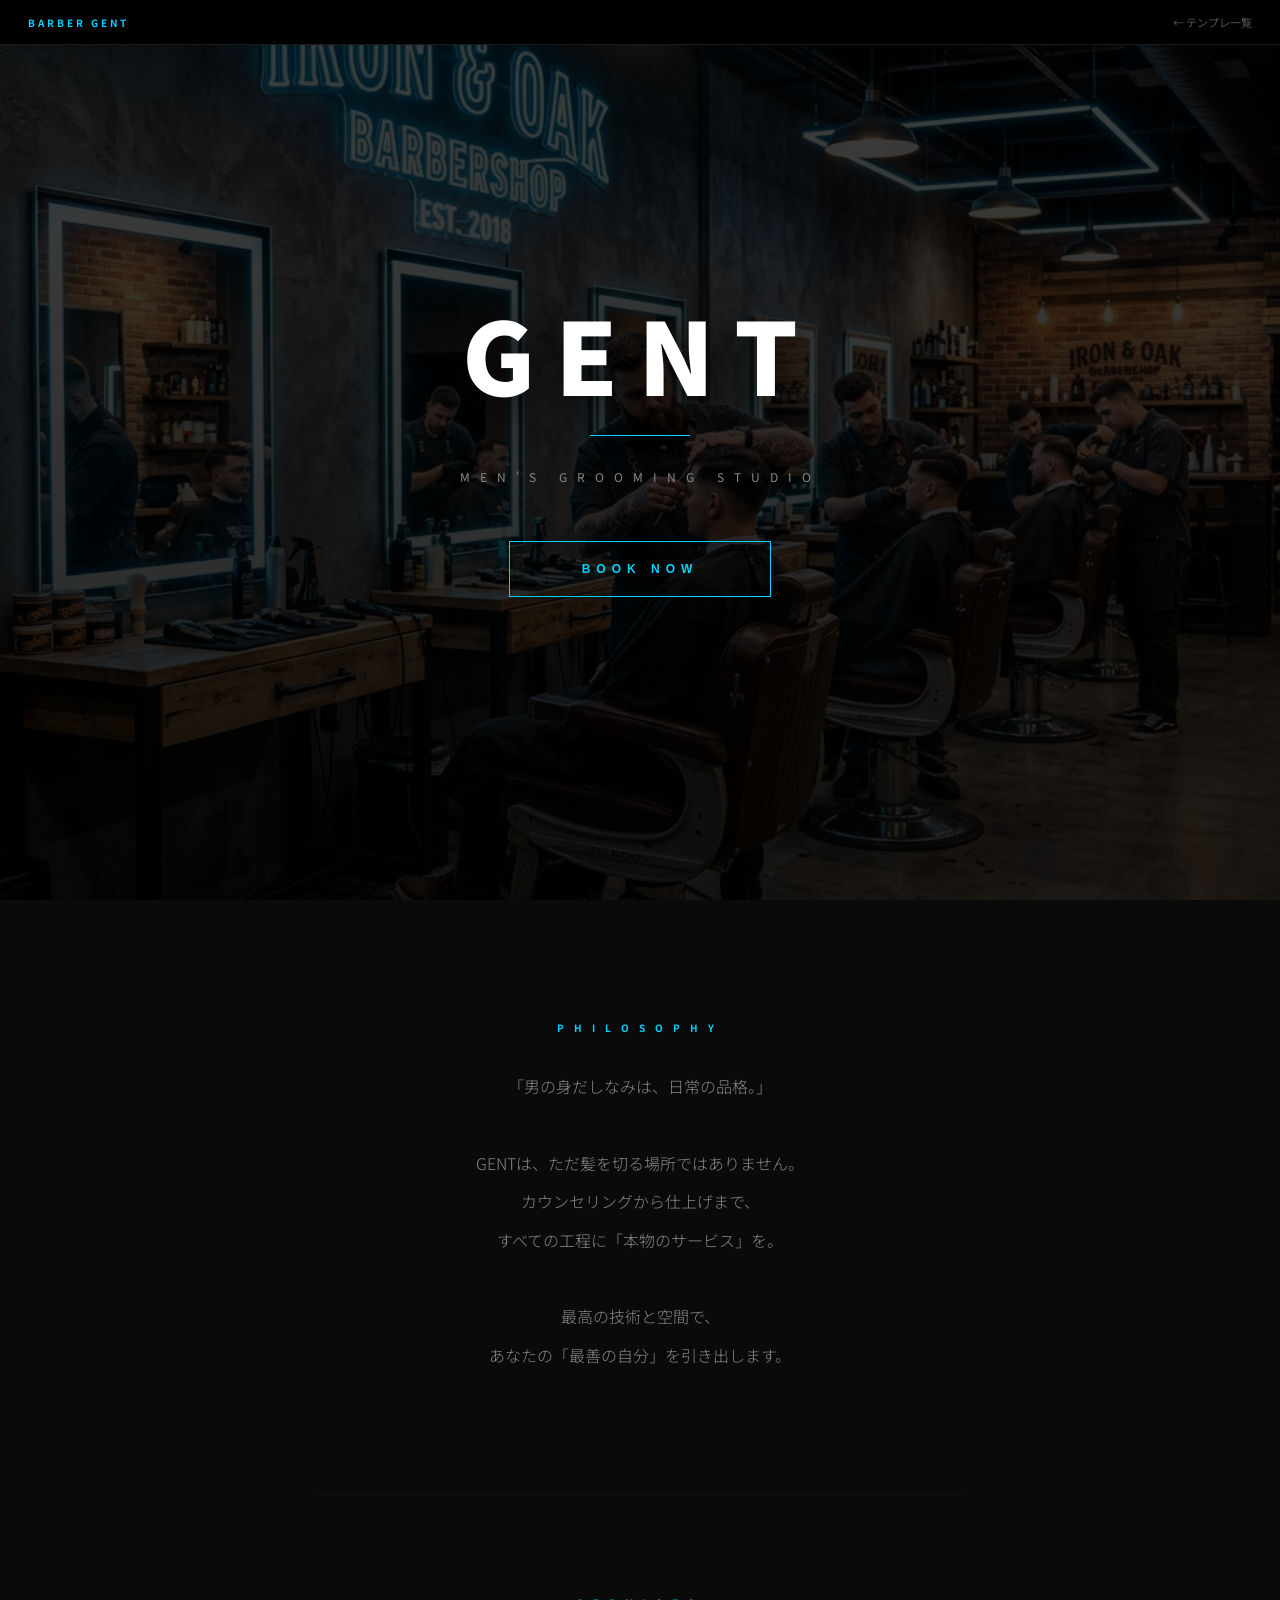
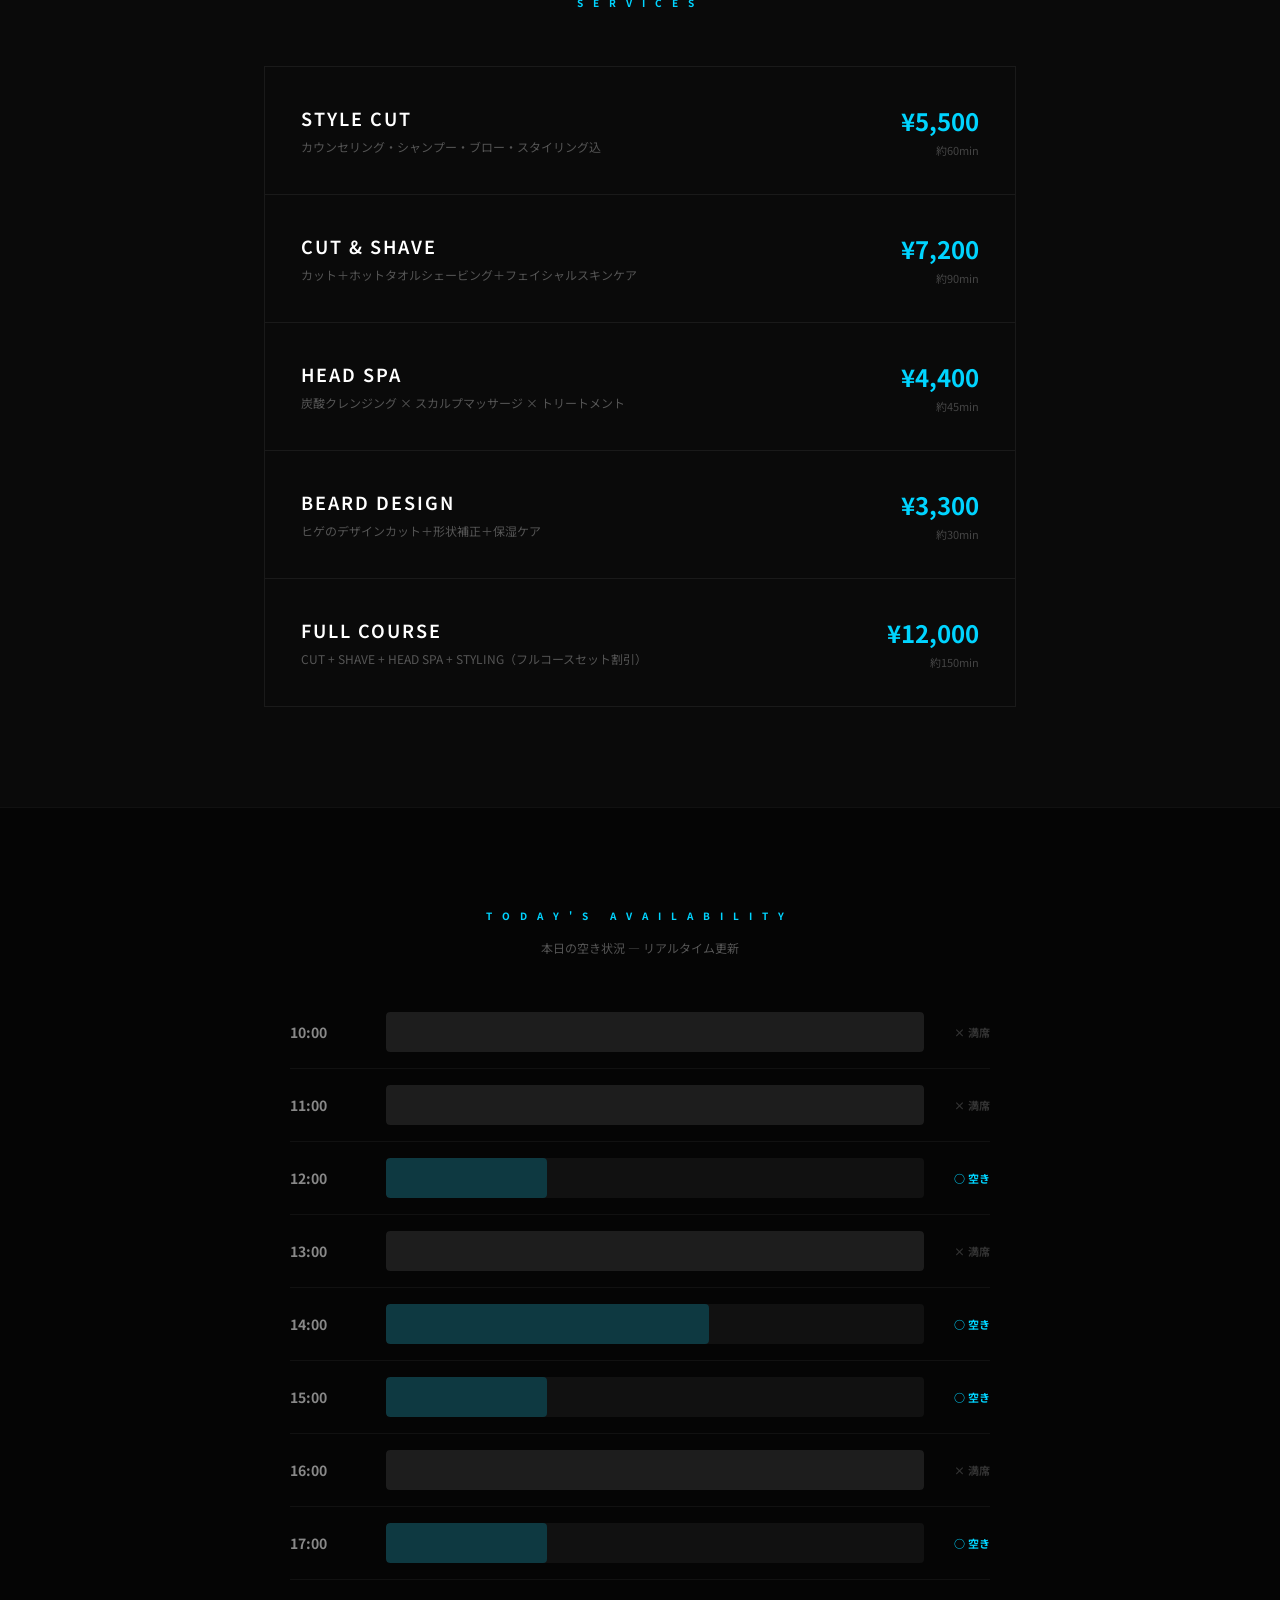
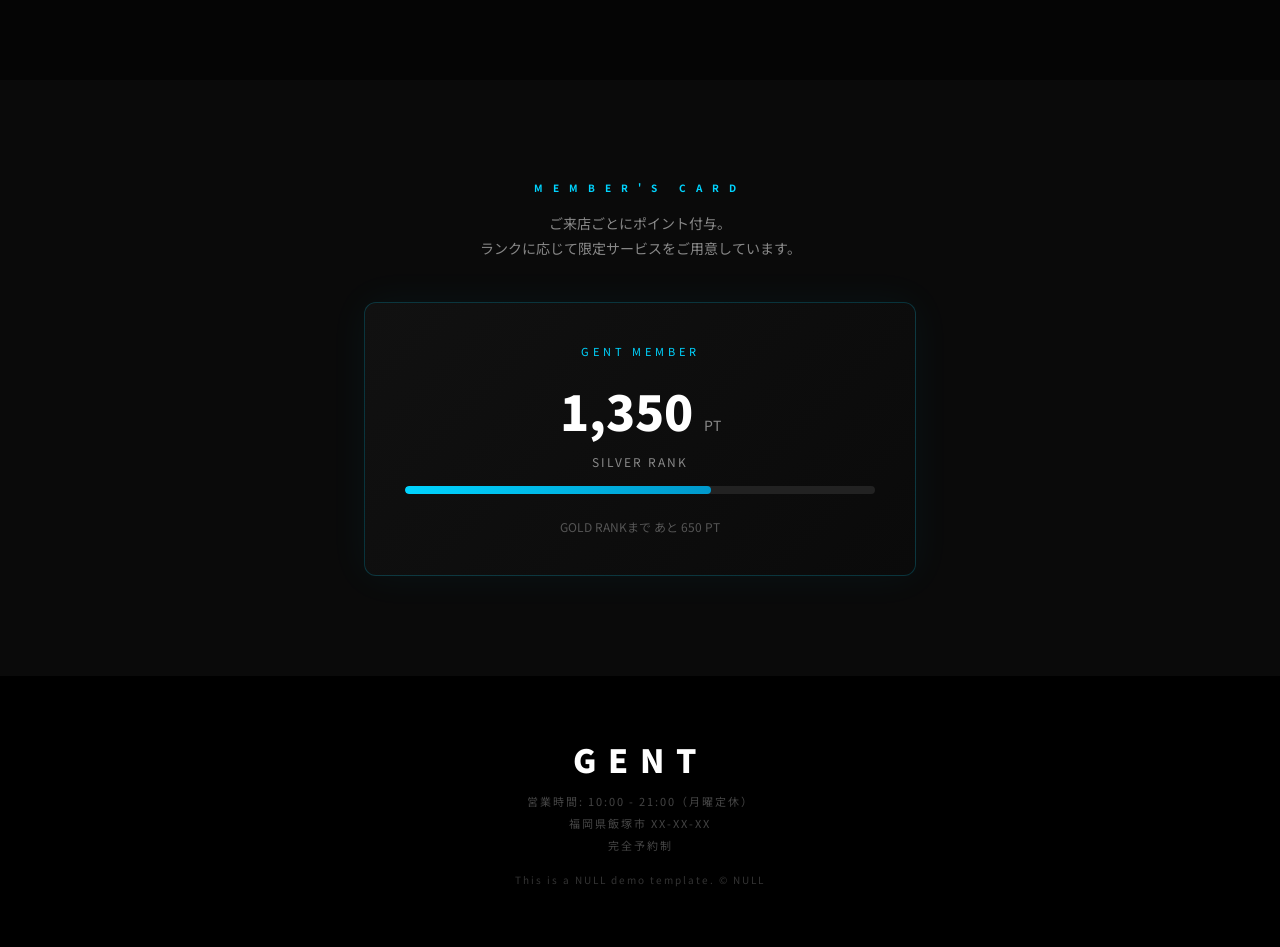
<file: demo-barber.html>
<!DOCTYPE html><html lang="ja"><head><meta charset="UTF-8"><meta name="viewport" content="width=device-width, initial-scale=1.0"><title>BARBER GENT | NULLデモ</title>
<style>
*{margin:0;padding:0;box-sizing:border-box}
body{font-family:'Noto Sans JP',sans-serif;background:#0a0a0a;color:#e0e0e0}
a{color:inherit;text-decoration:none}

/* NAV */
.nav{padding:14px 28px;background:#000;display:flex;justify-content:space-between;align-items:center;position:fixed;top:0;left:0;right:0;z-index:100;border-bottom:1px solid #1a1a1a}
.nav span{font-size:10px;color:#00d4ff;letter-spacing:3px;font-weight:700}.nav a{font-size:11px;color:#555;transition:color 0.3s}.nav a:hover{color:#00d4ff}

/* HERO: タイポグラフィック */
.hero{height:100vh;display:flex;flex-direction:column;align-items:center;justify-content:center;background:linear-gradient(rgba(0,0,0,0.75),rgba(0,0,0,0.85)),url('assets/tmpl_barber.jpg') center/cover;text-align:center;position:relative}
.hero h1{font-size:100px;font-weight:900;color:#fff;letter-spacing:20px;margin-bottom:0;text-shadow:0 10px 40px rgba(0,0,0,0.8);line-height:1}
.hero .line{width:100px;height:1px;background:#00d4ff;margin:32px auto}
.hero .sub{font-size:12px;color:#888;letter-spacing:10px;margin-bottom:56px}
.btn-book{background:transparent;color:#00d4ff;border:1px solid #00d4ff;padding:20px 72px;font-size:12px;font-weight:700;letter-spacing:6px;cursor:pointer;transition:all 0.3s}
.btn-book:hover{background:#00d4ff;color:#000;box-shadow:0 0 30px rgba(0,212,255,0.3)}

/* PHILOSOPHY */
.philosophy{padding:120px 24px;text-align:center;max-width:650px;margin:0 auto;border-bottom:1px solid #111}
.philosophy h2{font-size:10px;color:#00d4ff;letter-spacing:10px;margin-bottom:32px}
.philosophy p{font-size:16px;color:#888;line-height:2.4;font-weight:300}

/* SERVICES: 縦リスト（理容室特有のメニュー構成） */
.service-sec{padding:100px 24px;max-width:800px;margin:0 auto}
.service-sec h2{font-size:10px;color:#00d4ff;letter-spacing:10px;text-align:center;margin-bottom:56px}
.service-grid{display:grid;grid-template-columns:1fr;gap:0;border:1px solid #1a1a1a}
.service-item{padding:36px;display:flex;justify-content:space-between;align-items:center;border-bottom:1px solid #1a1a1a;transition:all 0.3s}
.service-item:last-child{border-bottom:none}
.service-item:hover{background:rgba(0,212,255,0.03)}
.service-item h3{font-size:18px;font-weight:600;color:#fff;letter-spacing:2px}
.service-item p{font-size:12px;color:#555;margin-top:6px;line-height:1.6}
.service-item .right{text-align:right}
.service-item .price{font-size:24px;font-weight:700;color:#00d4ff}
.service-item .time{font-size:11px;color:#444;margin-top:4px}

/* AVAILABILITY: 空き状況 */
.avail-sec{padding:100px 24px;background:#050505;border-top:1px solid #111}
.avail-sec .inner{max-width:700px;margin:0 auto}
.avail-sec h2{font-size:10px;color:#00d4ff;letter-spacing:10px;text-align:center;margin-bottom:16px}
.avail-sec p{text-align:center;font-size:12px;color:#555;margin-bottom:40px}
.time-row{display:flex;align-items:center;padding:16px 0;border-bottom:1px solid #111}
.time-label{width:80px;font-size:14px;font-weight:700;color:#888}
.time-bar{flex:1;height:40px;background:#111;border-radius:4px;position:relative;overflow:hidden;margin:0 16px}
.time-bar .fill{height:100%;border-radius:4px;transition:all 0.3s}
.time-bar .fill.open{background:rgba(0,212,255,0.2);cursor:pointer}
.time-bar .fill.open:hover{background:rgba(0,212,255,0.4)}
.time-bar .fill.closed{background:rgba(255,255,255,0.05)}
.time-status{width:50px;font-size:11px;font-weight:700;text-align:right}
.time-status.open{color:#00d4ff}
.time-status.closed{color:#333}

/* POINT */
.point-sec{padding:100px 24px;max-width:600px;margin:0 auto;text-align:center}
.point-sec h2{font-size:10px;color:#00d4ff;letter-spacing:10px;margin-bottom:16px}
.point-sec p{font-size:14px;color:#888;margin-bottom:40px;line-height:1.8}
.point-card{background:linear-gradient(135deg,#111,#0a0a0a);border:1px solid rgba(0,212,255,0.2);padding:40px;border-radius:12px;box-shadow:0 0 40px rgba(0,212,255,0.05)}
.point-card .member{font-size:11px;color:#00d4ff;letter-spacing:4px;margin-bottom:16px}
.point-card .pts{font-size:48px;font-weight:900;color:#fff;margin-bottom:8px}
.point-card .rank{font-size:12px;color:#888;letter-spacing:2px}
.point-card .next{font-size:12px;color:#555;margin-top:24px}
.point-bar-bg{width:100%;height:8px;background:#222;border-radius:4px;margin:16px 0 0;overflow:hidden}
.point-bar-fill{width:65%;height:100%;background:linear-gradient(90deg,#00d4ff,#0099cc);border-radius:4px}

/* FOOTER */
.foot{text-align:center;padding:60px 24px;font-size:10px;color:#333;background:#000;letter-spacing:2px}
.foot .logo{font-size:32px;font-weight:900;color:#fff;margin-bottom:8px;letter-spacing:12px}
.foot .info{font-size:11px;color:#444;line-height:2;margin-bottom:16px}

@media(max-width:640px){.hero h1{font-size:56px;letter-spacing:10px}.service-item{flex-direction:column;text-align:center}.service-item .right{margin-top:12px;text-align:center}}
</style>
<link href="https://fonts.googleapis.com/css2?family=Noto+Sans+JP:wght@300;400;600;700;900&display=swap" rel="stylesheet">
</head><body>

<div class="nav"><span>BARBER GENT</span><a href="templates.html">← テンプレ一覧</a></div>

<!-- HERO -->
<section class="hero">
  <h1>GENT</h1>
  <div class="line"></div>
  <div class="sub">MEN'S GROOMING STUDIO</div>
  <button class="btn-book" onclick="alert('予約機能のデモです')">BOOK NOW</button>
</section>

<!-- PHILOSOPHY -->
<section class="philosophy">
  <h2>PHILOSOPHY</h2>
  <p>「男の身だしなみは、日常の品格。」<br><br>
  GENTは、ただ髪を切る場所ではありません。<br>
  カウンセリングから仕上げまで、<br>すべての工程に「本物のサービス」を。<br><br>
  最高の技術と空間で、<br>あなたの「最善の自分」を引き出します。</p>
</section>

<!-- SERVICES -->
<section class="service-sec">
  <h2>SERVICES</h2>
  <div class="service-grid">
    <div class="service-item">
      <div><h3>STYLE CUT</h3><p>カウンセリング・シャンプー・ブロー・スタイリング込</p></div>
      <div class="right"><div class="price">¥5,500</div><div class="time">約60min</div></div>
    </div>
    <div class="service-item">
      <div><h3>CUT & SHAVE</h3><p>カット＋ホットタオルシェービング＋フェイシャルスキンケア</p></div>
      <div class="right"><div class="price">¥7,200</div><div class="time">約90min</div></div>
    </div>
    <div class="service-item">
      <div><h3>HEAD SPA</h3><p>炭酸クレンジング × スカルプマッサージ × トリートメント</p></div>
      <div class="right"><div class="price">¥4,400</div><div class="time">約45min</div></div>
    </div>
    <div class="service-item">
      <div><h3>BEARD DESIGN</h3><p>ヒゲのデザインカット＋形状補正＋保湿ケア</p></div>
      <div class="right"><div class="price">¥3,300</div><div class="time">約30min</div></div>
    </div>
    <div class="service-item">
      <div><h3>FULL COURSE</h3><p>CUT + SHAVE + HEAD SPA + STYLING（フルコースセット割引）</p></div>
      <div class="right"><div class="price">¥12,000</div><div class="time">約150min</div></div>
    </div>
  </div>
</section>

<!-- AVAILABILITY -->
<section class="avail-sec">
  <div class="inner">
    <h2>TODAY'S AVAILABILITY</h2>
    <p>本日の空き状況 — リアルタイム更新</p>
    <div class="time-row"><div class="time-label">10:00</div><div class="time-bar"><div class="fill closed" style="width:100%"></div></div><div class="time-status closed">× 満席</div></div>
    <div class="time-row"><div class="time-label">11:00</div><div class="time-bar"><div class="fill closed" style="width:100%"></div></div><div class="time-status closed">× 満席</div></div>
    <div class="time-row"><div class="time-label">12:00</div><div class="time-bar"><div class="fill open" style="width:30%" onclick="alert('12:00で予約しますか？')"></div></div><div class="time-status open">○ 空き</div></div>
    <div class="time-row"><div class="time-label">13:00</div><div class="time-bar"><div class="fill closed" style="width:100%"></div></div><div class="time-status closed">× 満席</div></div>
    <div class="time-row"><div class="time-label">14:00</div><div class="time-bar"><div class="fill open" style="width:60%" onclick="alert('14:00で予約しますか？')"></div></div><div class="time-status open">○ 空き</div></div>
    <div class="time-row"><div class="time-label">15:00</div><div class="time-bar"><div class="fill open" style="width:30%" onclick="alert('15:00で予約しますか？')"></div></div><div class="time-status open">○ 空き</div></div>
    <div class="time-row"><div class="time-label">16:00</div><div class="time-bar"><div class="fill closed" style="width:100%"></div></div><div class="time-status closed">× 満席</div></div>
    <div class="time-row"><div class="time-label">17:00</div><div class="time-bar"><div class="fill open" style="width:30%" onclick="alert('17:00で予約しますか？')"></div></div><div class="time-status open">○ 空き</div></div>
  </div>
</section>

<!-- POINT SYSTEM -->
<section class="point-sec">
  <h2>MEMBER'S CARD</h2>
  <p>ご来店ごとにポイント付与。<br>ランクに応じて限定サービスをご用意しています。</p>
  <div class="point-card">
    <div class="member">GENT MEMBER</div>
    <div class="pts">1,350 <span style="font-size:14px;font-weight:400;color:#888">PT</span></div>
    <div class="rank">SILVER RANK</div>
    <div class="point-bar-bg"><div class="point-bar-fill"></div></div>
    <div class="next">GOLD RANKまで あと 650 PT</div>
  </div>
</section>

<!-- FOOTER -->
<div class="foot">
  <div class="logo">GENT</div>
  <div class="info">
    営業時間: 10:00 - 21:00（月曜定休）<br>
    福岡県飯塚市 XX-XX-XX<br>
    完全予約制
  </div>
  This is a NULL demo template. © NULL
</div>

</body></html>
</file>
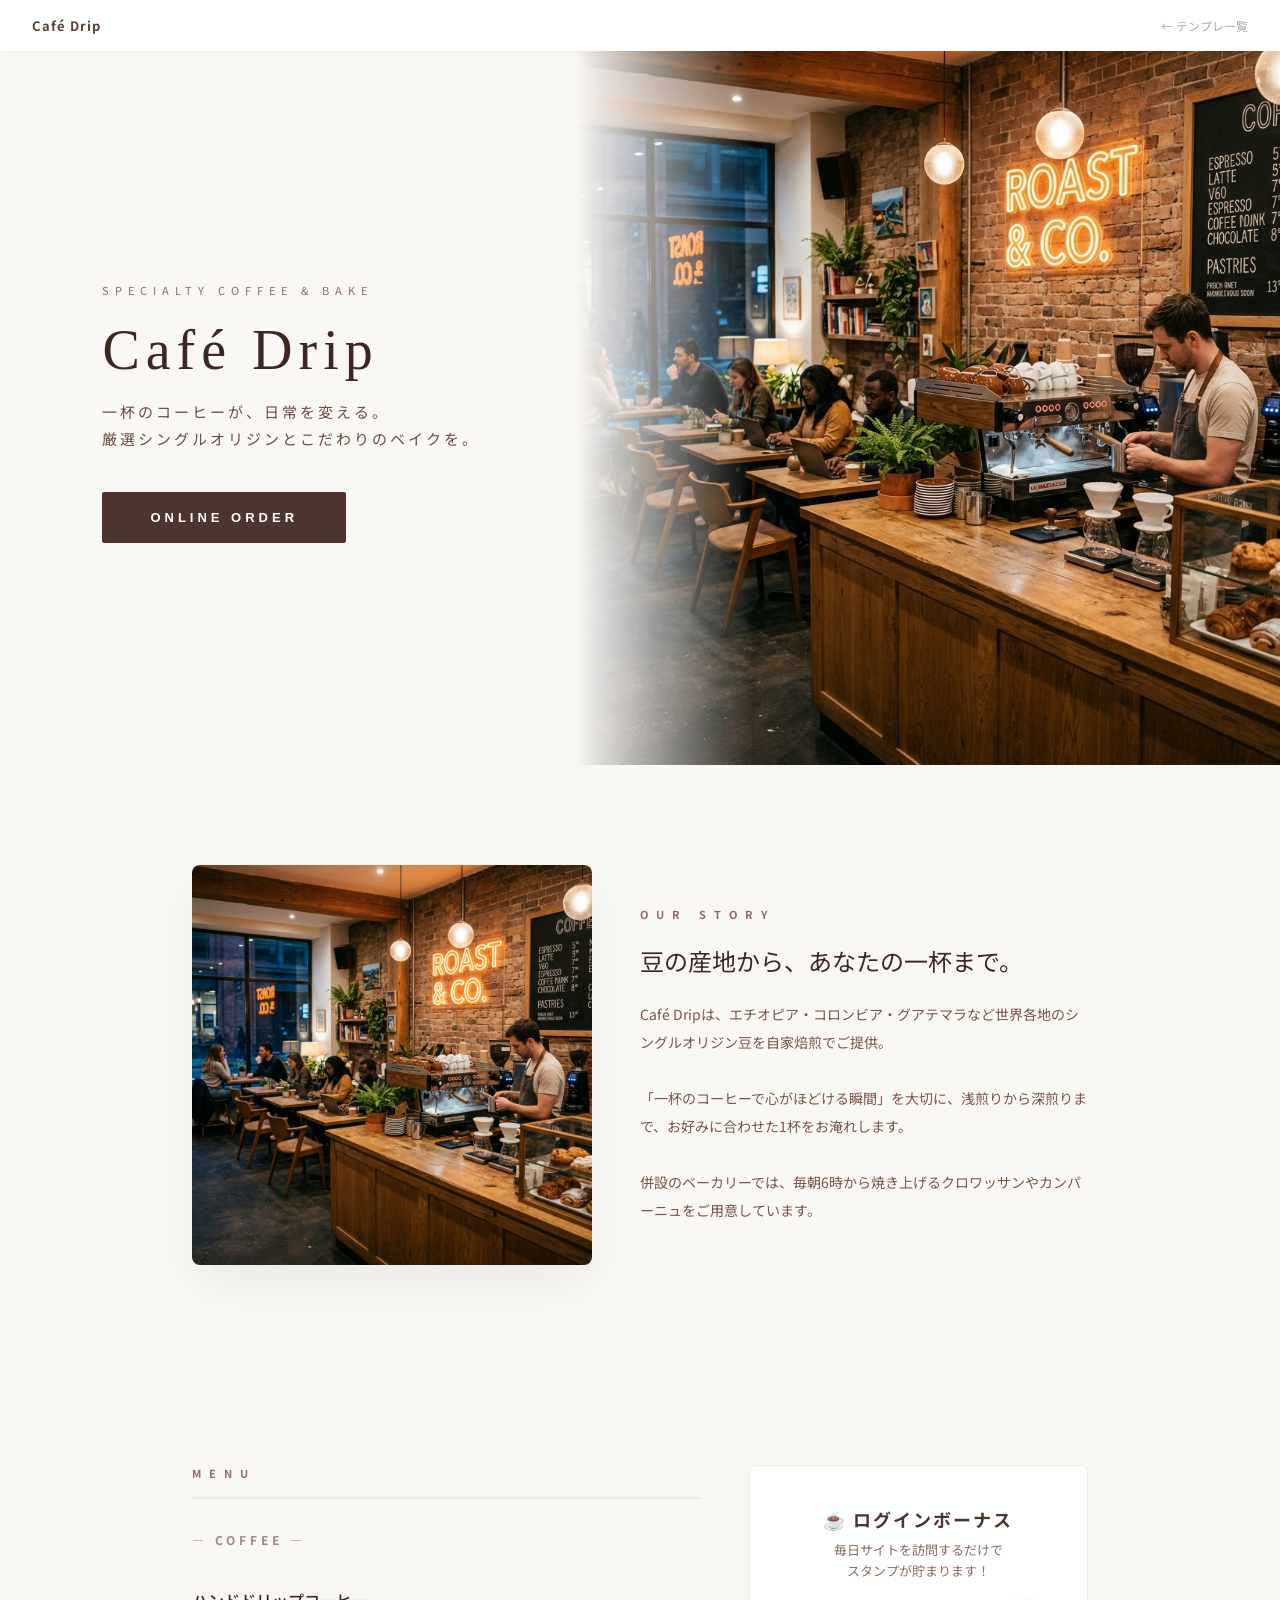
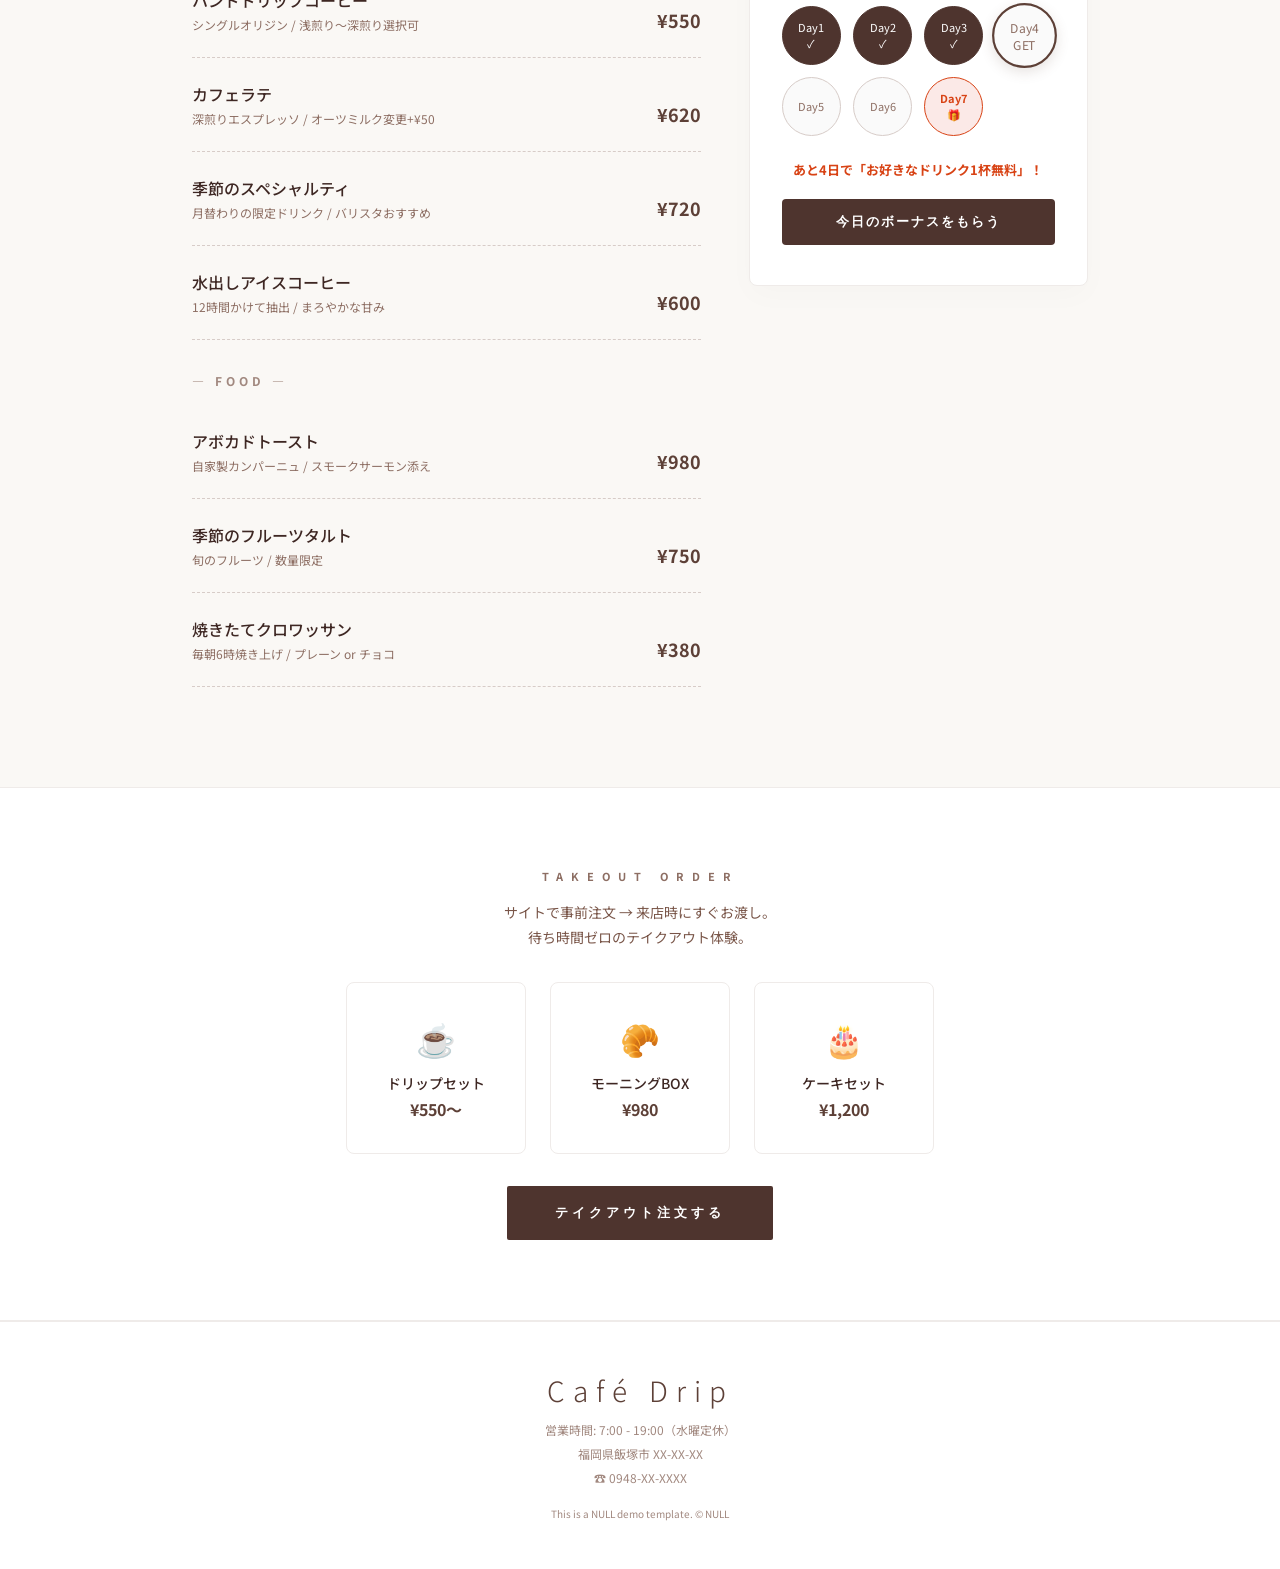
<file: demo-cafe.html>
<!DOCTYPE html><html lang="ja"><head><meta charset="UTF-8"><meta name="viewport" content="width=device-width, initial-scale=1.0"><title>Café Drip | NULLデモ</title>
<style>
*{margin:0;padding:0;box-sizing:border-box}
body{font-family:'Noto Sans JP',sans-serif;background:#faf8f5;color:#3e2723}
a{color:inherit;text-decoration:none}

/* NAV */
.nav{padding:16px 32px;background:#fff;display:flex;justify-content:space-between;align-items:center;position:fixed;top:0;left:0;right:0;z-index:100;box-shadow:0 2px 10px rgba(0,0,0,0.04)}
.nav span{font-size:13px;color:#5d4037;letter-spacing:1px;font-weight:700}.nav a{font-size:12px;color:#aaa}

/* HERO: 左テキスト＋右画像フェード */
.hero{min-height:85vh;display:flex;align-items:center;position:relative;overflow:hidden;padding-top:60px}
.hero-bg{position:absolute;right:0;top:0;bottom:0;width:55%;background:url('assets/tmpl_cafe.jpg') center/cover}
.hero-fade{position:absolute;right:0;top:0;bottom:0;width:55%;background:linear-gradient(to right,#faf8f5 0%,transparent 25%)}
.hero-content{position:relative;z-index:2;padding:0 8%;max-width:600px}
.hero-content .kicker{font-size:11px;letter-spacing:6px;color:#8d6e63;margin-bottom:20px}
.hero-content h1{font-size:56px;font-weight:300;color:#3e2723;letter-spacing:6px;margin-bottom:16px;font-family:serif}
.hero-content .sub{font-size:15px;color:#6d4c41;letter-spacing:3px;margin-bottom:40px;line-height:1.8}
.btn-order{background:#4e342e;color:#fff;border:none;padding:18px 48px;font-size:13px;font-weight:600;letter-spacing:4px;cursor:pointer;border-radius:2px;transition:all 0.3s}
.btn-order:hover{background:#3e2723;box-shadow:0 8px 24px rgba(78,52,46,0.2);transform:translateY(-2px)}

/* STORY */
.story{padding:100px 8%;display:flex;gap:48px;max-width:1100px;margin:0 auto;align-items:center}
.story-img{width:400px;flex-shrink:0;border-radius:8px;overflow:hidden;box-shadow:0 20px 50px rgba(0,0,0,0.06)}
.story-img img{width:100%;display:block}
.story-text h2{font-size:11px;letter-spacing:8px;color:#8d6e63;margin-bottom:20px}
.story-text h3{font-size:24px;font-weight:400;color:#3e2723;margin-bottom:20px;line-height:1.6}
.story-text p{font-size:14px;color:#795548;line-height:2}

/* MENU ＋ BONUS 横並び */
.content-row{display:flex;gap:48px;max-width:1100px;margin:0 auto;padding:100px 8%}
.menu-col{flex:1.2}
.bonus-col{flex:0.8}
.sec-title{font-size:11px;letter-spacing:8px;color:#8d6e63;margin-bottom:32px;padding-bottom:16px;border-bottom:2px solid #efebe9}
.menu-row{display:flex;justify-content:space-between;align-items:flex-end;padding:24px 0;border-bottom:1px dashed #d7ccc8}
.menu-row .name{font-size:16px;font-weight:500;color:#3e2723;margin-bottom:4px}
.menu-row .desc{font-size:12px;color:#8d6e63}
.menu-row .price{font-size:18px;font-weight:700;color:#5d4037;white-space:nowrap}
.menu-cat{font-size:12px;letter-spacing:4px;color:#a1887f;margin:32px 0 16px;font-weight:700}

/* BONUS BOX */
.bonus-box{background:#fff;border:1px solid #efebe9;padding:40px 32px;text-align:center;border-radius:8px;box-shadow:0 10px 30px rgba(0,0,0,0.02)}
.bonus-box h3{font-size:18px;color:#4e342e;margin-bottom:8px;letter-spacing:2px}
.bonus-box > p{color:#8d6e63;font-size:13px;line-height:1.6;margin-bottom:24px}
.bonus-days{display:grid;grid-template-columns:repeat(4,1fr);gap:12px;margin-bottom:24px}
.bonus-day{aspect-ratio:1;border-radius:50%;border:1px solid #d7ccc8;display:flex;flex-direction:column;align-items:center;justify-content:center;font-size:11px;color:#8d6e63;background:#fafafa;transition:all 0.3s}
.bonus-day.done{background:#4e342e;color:#fff;border-color:#4e342e}
.bonus-day.today{border:2px solid #5d4037;transform:scale(1.1);box-shadow:0 4px 12px rgba(93,64,55,0.15)}
.bonus-day.reward{border-color:#d84315;background:#fbe9e7;color:#d84315;font-weight:700}
.bonus-note{font-size:13px;color:#d84315;font-weight:700;margin-bottom:20px}
.btn-bonus{display:block;width:100%;padding:14px;background:#4e342e;color:#fff;border:none;font-size:13px;font-weight:700;letter-spacing:2px;border-radius:4px;cursor:pointer;transition:all 0.3s}
.btn-bonus:hover{background:#3e2723}

/* TAKEOUT */
.takeout{padding:80px 8%;background:#fff;text-align:center;border-top:1px solid #efebe9;border-bottom:1px solid #efebe9}
.takeout h2{font-size:11px;letter-spacing:8px;color:#8d6e63;margin-bottom:16px}
.takeout p{font-size:14px;color:#795548;margin-bottom:32px;line-height:1.8}
.takeout-items{display:flex;gap:24px;justify-content:center;flex-wrap:wrap;margin-bottom:32px}
.takeout-item{width:180px;padding:32px 16px;border:1px solid #efebe9;border-radius:8px;text-align:center}
.takeout-item .emoji{font-size:32px;margin-bottom:12px}
.takeout-item .t-name{font-size:14px;font-weight:500;color:#3e2723;margin-bottom:4px}
.takeout-item .t-price{font-size:16px;color:#5d4037;font-weight:700}

/* FOOTER */
.foot{text-align:center;padding:48px 24px;font-size:10px;color:#a1887f;background:#fff;border-top:1px solid #efebe9}
.foot .logo{font-size:28px;font-weight:300;color:#5d4037;margin-bottom:8px;letter-spacing:8px}
.foot .info{font-size:12px;color:#a1887f;line-height:2;margin-bottom:16px}

@media(max-width:900px){.content-row,.story{flex-direction:column}.story-img{width:100%}.hero-bg{width:100%;height:50vh;position:relative}.hero{flex-direction:column;min-height:auto}.hero-fade{width:100%;background:linear-gradient(to bottom,#faf8f5,transparent 30%)}}
@media(max-width:640px){.hero-content h1{font-size:40px}.takeout-items{flex-direction:column;align-items:center}.bonus-days{grid-template-columns:repeat(4,1fr)}}
</style>
<link href="https://fonts.googleapis.com/css2?family=Noto+Sans+JP:wght@300;400;500;600;700&display=swap" rel="stylesheet">
</head><body>

<div class="nav"><span>Café Drip</span><a href="templates.html">← テンプレ一覧</a></div>

<!-- HERO -->
<section class="hero">
  <div class="hero-bg"></div>
  <div class="hero-fade"></div>
  <div class="hero-content">
    <div class="kicker">SPECIALTY COFFEE & BAKE</div>
    <h1>Café Drip</h1>
    <div class="sub">一杯のコーヒーが、日常を変える。<br>厳選シングルオリジンとこだわりのベイクを。</div>
    <button class="btn-order" onclick="alert('テイクアウト予約のデモです')">ONLINE ORDER</button>
  </div>
</section>

<!-- STORY -->
<section class="story">
  <div class="story-img"><img src="assets/tmpl_cafe.jpg" alt="カフェ内装"></div>
  <div class="story-text">
    <h2>OUR STORY</h2>
    <h3>豆の産地から、あなたの一杯まで。</h3>
    <p>Café Dripは、エチオピア・コロンビア・グアテマラなど世界各地のシングルオリジン豆を自家焙煎でご提供。<br><br>「一杯のコーヒーで心がほどける瞬間」を大切に、浅煎りから深煎りまで、お好みに合わせた1杯をお淹れします。<br><br>併設のベーカリーでは、毎朝6時から焼き上げるクロワッサンやカンパーニュをご用意しています。</p>
  </div>
</section>

<!-- MENU + BONUS -->
<section class="content-row">
  <div class="menu-col">
    <h2 class="sec-title">MENU</h2>
    <div class="menu-cat">— COFFEE —</div>
    <div class="menu-row"><div><div class="name">ハンドドリップコーヒー</div><div class="desc">シングルオリジン / 浅煎り〜深煎り選択可</div></div><div class="price">¥550</div></div>
    <div class="menu-row"><div><div class="name">カフェラテ</div><div class="desc">深煎りエスプレッソ / オーツミルク変更+¥50</div></div><div class="price">¥620</div></div>
    <div class="menu-row"><div><div class="name">季節のスペシャルティ</div><div class="desc">月替わりの限定ドリンク / バリスタおすすめ</div></div><div class="price">¥720</div></div>
    <div class="menu-row"><div><div class="name">水出しアイスコーヒー</div><div class="desc">12時間かけて抽出 / まろやかな甘み</div></div><div class="price">¥600</div></div>
    <div class="menu-cat">— FOOD —</div>
    <div class="menu-row"><div><div class="name">アボカドトースト</div><div class="desc">自家製カンパーニュ / スモークサーモン添え</div></div><div class="price">¥980</div></div>
    <div class="menu-row"><div><div class="name">季節のフルーツタルト</div><div class="desc">旬のフルーツ / 数量限定</div></div><div class="price">¥750</div></div>
    <div class="menu-row"><div><div class="name">焼きたてクロワッサン</div><div class="desc">毎朝6時焼き上げ / プレーン or チョコ</div></div><div class="price">¥380</div></div>
  </div>
  <div class="bonus-col">
    <div class="bonus-box">
      <h3>☕ ログインボーナス</h3>
      <p>毎日サイトを訪問するだけで<br>スタンプが貯まります！</p>
      <div class="bonus-days">
        <div class="bonus-day done">Day1<br>✓</div>
        <div class="bonus-day done">Day2<br>✓</div>
        <div class="bonus-day done">Day3<br>✓</div>
        <div class="bonus-day today">Day4<br>GET</div>
        <div class="bonus-day">Day5</div>
        <div class="bonus-day">Day6</div>
        <div class="bonus-day reward">Day7<br>🎁</div>
      </div>
      <div class="bonus-note">あと4日で「お好きなドリンク1杯無料」！</div>
      <button class="btn-bonus" onclick="alert('本日のボーナスを獲得しました ☕')">今日のボーナスをもらう</button>
    </div>
  </div>
</section>

<!-- TAKEOUT -->
<section class="takeout">
  <h2>TAKEOUT ORDER</h2>
  <p>サイトで事前注文 → 来店時にすぐお渡し。<br>待ち時間ゼロのテイクアウト体験。</p>
  <div class="takeout-items">
    <div class="takeout-item"><div class="emoji">☕</div><div class="t-name">ドリップセット</div><div class="t-price">¥550〜</div></div>
    <div class="takeout-item"><div class="emoji">🥐</div><div class="t-name">モーニングBOX</div><div class="t-price">¥980</div></div>
    <div class="takeout-item"><div class="emoji">🎂</div><div class="t-name">ケーキセット</div><div class="t-price">¥1,200</div></div>
  </div>
  <button class="btn-order" onclick="alert('事前注文のデモです')" style="margin:0 auto">テイクアウト注文する</button>
</section>

<!-- FOOTER -->
<div class="foot">
  <div class="logo">Café Drip</div>
  <div class="info">
    営業時間: 7:00 - 19:00（水曜定休）<br>
    福岡県飯塚市 XX-XX-XX<br>
    ☎ 0948-XX-XXXX
  </div>
  This is a NULL demo template. © NULL
</div>

</body></html>
</file>
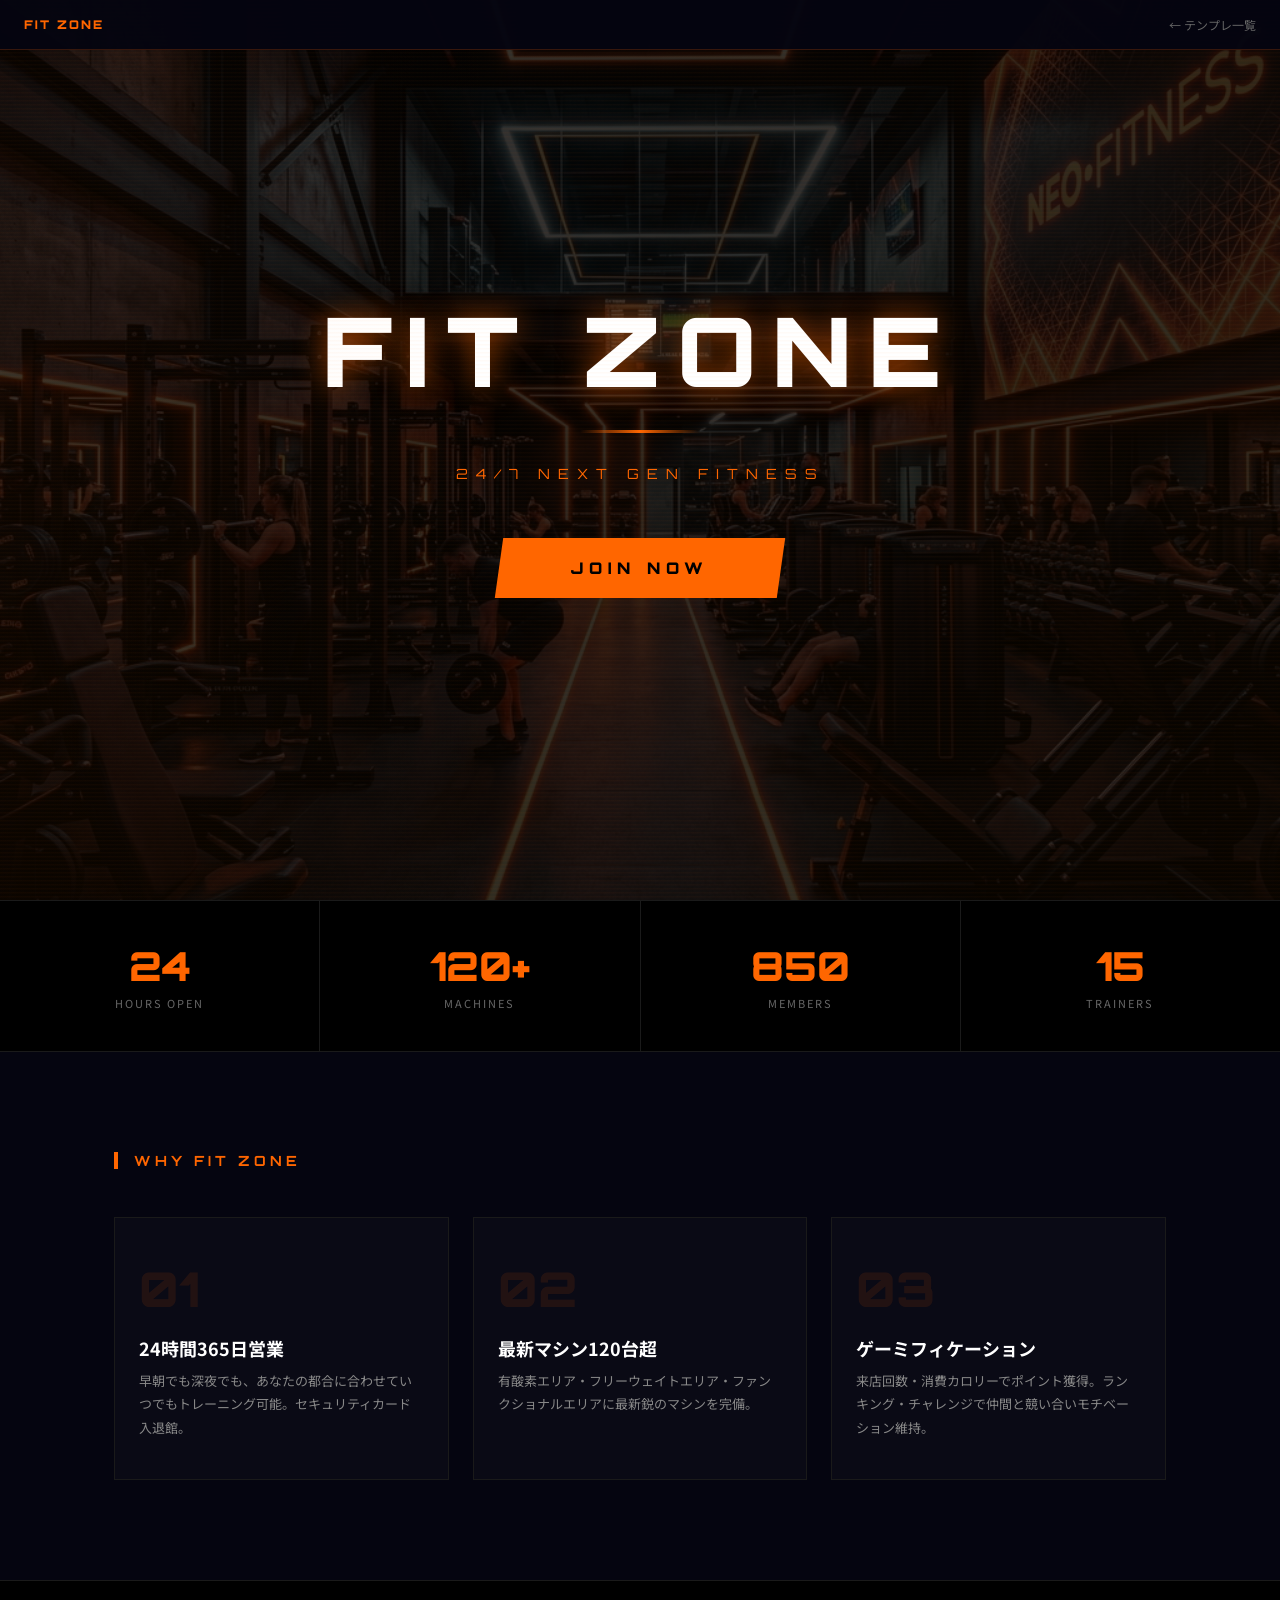
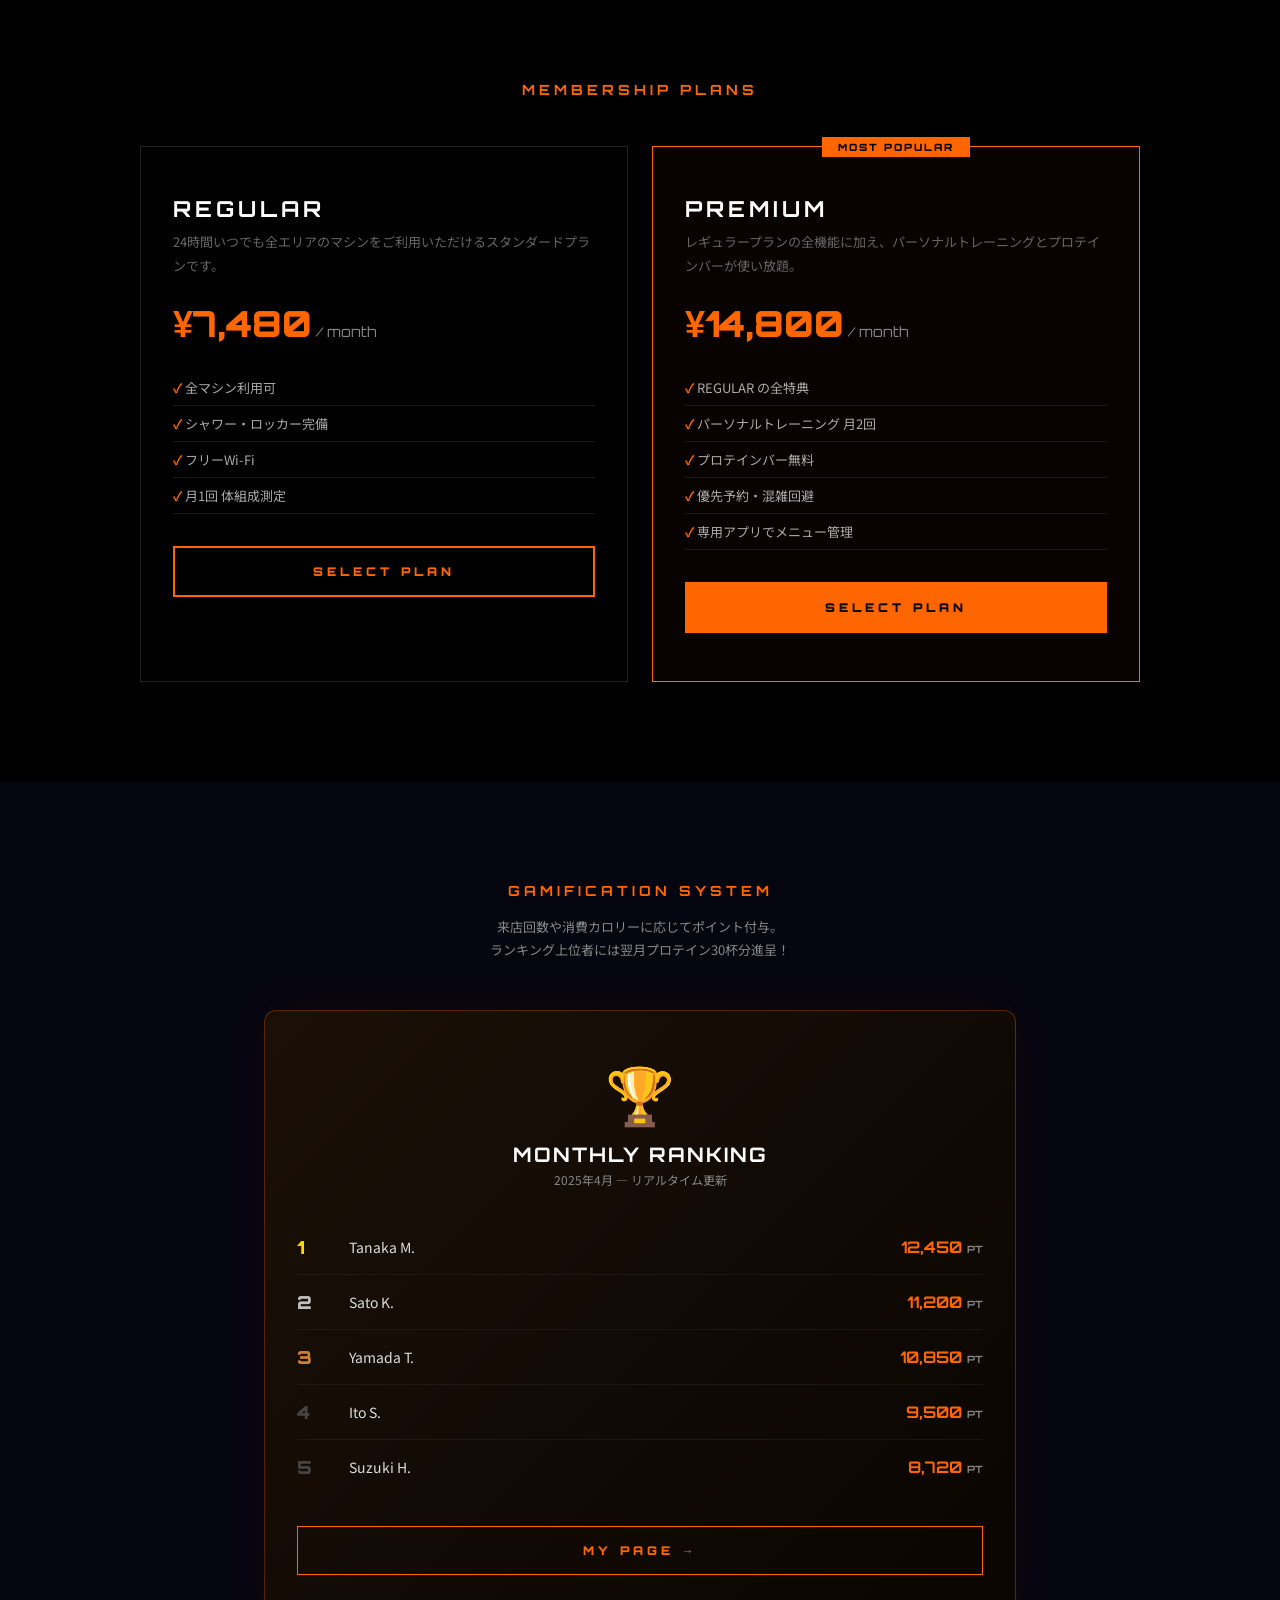
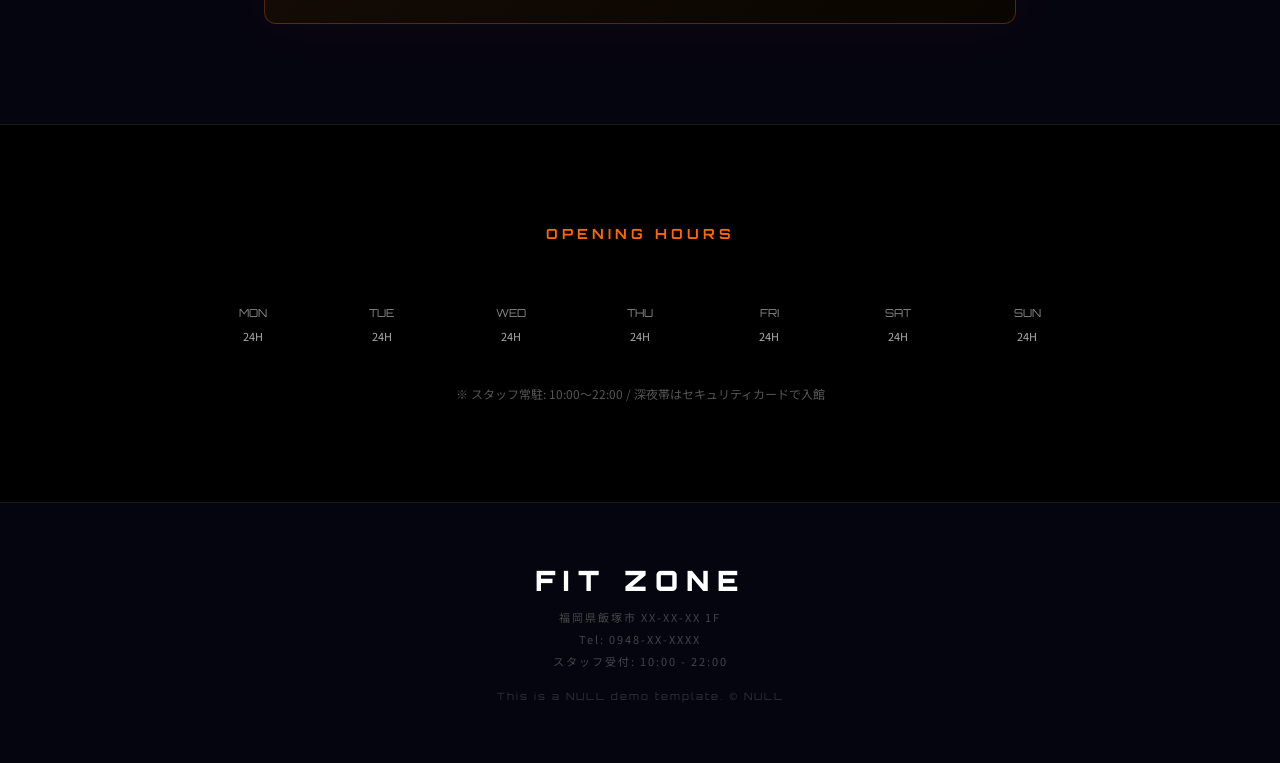
<file: demo-gym.html>
<!DOCTYPE html><html lang="ja"><head><meta charset="UTF-8"><meta name="viewport" content="width=device-width, initial-scale=1.0"><title>FIT ZONE | NULLデモ</title>
<style>
*{margin:0;padding:0;box-sizing:border-box}
body{font-family:'Orbitron','Noto Sans JP',sans-serif;background:#050510;color:#fff}
a{color:inherit;text-decoration:none}

/* NAV */
.nav{padding:16px 24px;background:rgba(5,5,16,0.95);display:flex;justify-content:space-between;align-items:center;position:fixed;top:0;left:0;right:0;z-index:100;border-bottom:1px solid rgba(255,102,0,0.2)}
.nav span{font-family:'Orbitron',sans-serif;font-size:12px;color:#ff6600;letter-spacing:2px;font-weight:900}.nav a{font-family:'Noto Sans JP',sans-serif;font-size:12px;color:#666}

/* HERO: ワイドスクリーン+スキャンライン */
.hero{height:100vh;display:flex;flex-direction:column;align-items:center;justify-content:center;background:linear-gradient(135deg,rgba(0,0,0,0.8),rgba(10,5,0,0.85)),url('assets/tmpl_gym.jpg') center/cover;text-align:center;position:relative;overflow:hidden}
.hero::before{content:'';position:absolute;inset:0;background:repeating-linear-gradient(0deg,transparent,transparent 2px,rgba(255,102,0,0.03) 3px,rgba(255,102,0,0.03) 4px);pointer-events:none}
.hero::after{content:'';position:absolute;top:0;left:-200%;width:400%;height:100%;background:linear-gradient(90deg,transparent 40%,rgba(255,102,0,0.03) 50%,transparent 60%);animation:scan 4s ease-in-out infinite}
@keyframes scan{0%{transform:translateX(-25%)}100%{transform:translateX(25%)}}
.hero h1{font-family:'Orbitron',sans-serif;font-size:96px;font-weight:900;color:#fff;letter-spacing:16px;text-shadow:0 0 30px rgba(255,102,0,0.6);line-height:1}
.hero .line{width:120px;height:3px;background:linear-gradient(90deg,transparent,#ff6600,transparent);margin:32px auto}
.hero .sub{font-family:'Orbitron',sans-serif;font-size:14px;color:#ff6600;letter-spacing:8px;margin-bottom:56px}
.btn-join{font-family:'Orbitron',sans-serif;background:#ff6600;color:#000;border:none;padding:20px 72px;font-size:16px;font-weight:900;letter-spacing:6px;cursor:pointer;transform:skewX(-8deg);transition:all 0.3s;position:relative}
.btn-join span{display:block;transform:skewX(8deg)}
.btn-join:hover{background:#fff;box-shadow:0 0 40px rgba(255,102,0,0.5);transform:skewX(-8deg) translateY(-2px)}

/* STATS BAR */
.stats{display:flex;border-top:1px solid #1a1a1a;border-bottom:1px solid #1a1a1a;background:#000}
.stat{flex:1;text-align:center;padding:40px 16px;border-right:1px solid #1a1a1a}
.stat:last-child{border-right:none}
.stat .num{font-family:'Orbitron',sans-serif;font-size:40px;font-weight:900;color:#ff6600;margin-bottom:4px}
.stat .label{font-family:'Noto Sans JP',sans-serif;font-size:11px;color:#666;letter-spacing:2px}

/* FEATURES: 横スクロール風 */
.feat-sec{padding:100px 24px;max-width:1100px;margin:0 auto}
.feat-sec h2{font-family:'Orbitron',sans-serif;font-size:14px;color:#ff6600;letter-spacing:4px;margin-bottom:48px;border-left:4px solid #ff6600;padding-left:16px}
.feat-grid{display:grid;grid-template-columns:repeat(3,1fr);gap:24px}
.feat-card{background:rgba(255,255,255,0.02);border:1px solid #1a1a1a;padding:40px 24px;transition:all 0.3s;position:relative;overflow:hidden}
.feat-card::after{content:'';position:absolute;bottom:0;left:0;right:0;height:3px;background:#ff6600;transform:scaleX(0);transition:transform 0.3s}
.feat-card:hover{border-color:#ff6600;transform:translateY(-4px)}.feat-card:hover::after{transform:scaleX(1)}
.feat-card .f-num{font-family:'Orbitron',sans-serif;font-size:48px;font-weight:900;color:rgba(255,102,0,0.1);margin-bottom:16px}
.feat-card h3{font-family:'Noto Sans JP',sans-serif;font-size:18px;font-weight:700;color:#fff;margin-bottom:8px}
.feat-card p{font-family:'Noto Sans JP',sans-serif;font-size:13px;color:#888;line-height:1.8}

/* MEMBERSHIP */
.member-sec{padding:100px 24px;background:#000;border-top:1px solid #1a1a1a}
.member-sec .inner{max-width:1000px;margin:0 auto}
.member-sec h2{font-family:'Orbitron',sans-serif;font-size:14px;color:#ff6600;letter-spacing:4px;margin-bottom:48px;text-align:center}
.plan-grid{display:grid;grid-template-columns:repeat(2,1fr);gap:24px}
.plan-card{border:1px solid #222;padding:48px 32px;transition:all 0.3s;position:relative}
.plan-card:hover{border-color:#ff6600}
.plan-card.popular{border-color:#ff6600;background:rgba(255,102,0,0.03)}
.plan-card.popular::before{content:'MOST POPULAR';position:absolute;top:0;left:50%;transform:translateX(-50%) translateY(-50%);font-family:'Orbitron',sans-serif;font-size:10px;background:#ff6600;color:#000;padding:4px 16px;letter-spacing:2px;font-weight:900}
.plan-card h3{font-family:'Orbitron',sans-serif;font-size:22px;color:#fff;margin-bottom:8px;letter-spacing:4px}
.plan-card .desc{font-family:'Noto Sans JP',sans-serif;font-size:13px;color:#666;margin-bottom:24px;line-height:1.8}
.plan-card .price{font-family:'Orbitron',sans-serif;font-size:36px;font-weight:900;color:#ff6600;margin-bottom:24px}
.plan-card .price small{font-size:14px;color:#888;font-weight:400}
.plan-card ul{list-style:none;margin-bottom:32px}
.plan-card li{font-family:'Noto Sans JP',sans-serif;font-size:13px;color:#aaa;padding:8px 0;border-bottom:1px solid #1a1a1a}
.plan-card li::before{content:'✓ ';color:#ff6600;font-weight:700}
.plan-btn{display:block;width:100%;padding:16px;font-family:'Orbitron',sans-serif;font-size:12px;font-weight:900;letter-spacing:4px;border:2px solid #ff6600;background:transparent;color:#ff6600;cursor:pointer;transition:all 0.3s}
.plan-btn:hover{background:#ff6600;color:#000}

/* RANKING */
.rank-sec{padding:100px 24px;max-width:800px;margin:0 auto}
.rank-sec h2{font-family:'Orbitron',sans-serif;font-size:14px;color:#ff6600;letter-spacing:4px;text-align:center;margin-bottom:16px}
.rank-sec .sub{font-family:'Noto Sans JP',sans-serif;font-size:13px;color:#888;text-align:center;margin-bottom:48px;line-height:1.8}
.rank-card{background:linear-gradient(135deg,#1a1008,#0a0500);border:1px solid rgba(255,102,0,0.3);border-radius:12px;padding:48px 32px;box-shadow:0 0 50px rgba(255,102,0,0.05)}
.rank-header{text-align:center;margin-bottom:32px}
.rank-header .trophy{font-size:56px;margin-bottom:12px}
.rank-header h3{font-family:'Orbitron',sans-serif;font-size:20px;color:#fff;letter-spacing:2px;margin-bottom:4px}
.rank-header p{font-family:'Noto Sans JP',sans-serif;font-size:12px;color:#888}
.rank-list{margin-bottom:32px}
.rank-item{display:flex;align-items:center;padding:16px 0;border-bottom:1px solid rgba(255,255,255,0.05)}
.rank-item:last-child{border:none}
.rank-pos{width:36px;font-family:'Orbitron',sans-serif;font-size:18px;font-weight:900;margin-right:16px}
.rank-pos.gold{color:#ffd700}.rank-pos.silver{color:#c0c0c0}.rank-pos.bronze{color:#cd7f32}.rank-pos.normal{color:#444}
.rank-name{flex:1;font-family:'Noto Sans JP',sans-serif;font-size:14px;color:#ddd}
.rank-pts{font-family:'Orbitron',sans-serif;font-size:16px;font-weight:700;color:#ff6600}
.rank-pts small{font-size:10px;color:#888}
.rank-cta{display:block;width:100%;text-align:center;padding:16px;font-family:'Orbitron',sans-serif;font-size:12px;font-weight:900;letter-spacing:4px;border:1px solid #ff6600;color:#ff6600;background:transparent;cursor:pointer;transition:all 0.3s;margin-top:24px}
.rank-cta:hover{background:#ff6600;color:#000}

/* SCHEDULE */
.schedule-sec{padding:100px 24px;background:#000;border-top:1px solid #1a1a1a}
.schedule-sec .inner{max-width:900px;margin:0 auto}
.schedule-sec h2{font-family:'Orbitron',sans-serif;font-size:14px;color:#ff6600;letter-spacing:4px;text-align:center;margin-bottom:48px}
.schedule-grid{display:grid;grid-template-columns:repeat(7,1fr);gap:4px}
.sch-day{text-align:center;padding:16px 4px}
.sch-day .d-name{font-family:'Orbitron',sans-serif;font-size:11px;color:#888;margin-bottom:8px}
.sch-day .d-hours{font-family:'Noto Sans JP',sans-serif;font-size:11px;color:#aaa;line-height:1.6}
.sch-day.closed .d-name{color:#333}.sch-day.closed .d-hours{color:#333}

/* FOOTER */
.foot{text-align:center;padding:60px 24px;font-size:10px;color:#333;border-top:1px solid #1a1a1a;letter-spacing:2px}
.foot .logo{font-family:'Orbitron',sans-serif;font-size:28px;font-weight:900;color:#fff;margin-bottom:8px;letter-spacing:8px}
.foot .info{font-family:'Noto Sans JP',sans-serif;font-size:11px;color:#444;line-height:2;margin-bottom:16px}

@media(max-width:768px){
  .feat-grid{grid-template-columns:1fr}
  .plan-grid{grid-template-columns:1fr}
  .stats{flex-wrap:wrap}.stat{flex:none;width:50%}
  .hero h1{font-size:56px;letter-spacing:8px}
  .schedule-grid{grid-template-columns:repeat(4,1fr)}
}
</style>
<link href="https://fonts.googleapis.com/css2?family=Orbitron:wght@400;700;900&family=Noto+Sans+JP:wght@400;700;900&display=swap" rel="stylesheet">
</head><body>

<div class="nav"><span>FIT ZONE</span><a href="templates.html" style="font-family:'Noto Sans JP'">← テンプレ一覧</a></div>

<!-- HERO -->
<section class="hero">
  <h1>FIT ZONE</h1>
  <div class="line"></div>
  <div class="sub">24/7 NEXT GEN FITNESS</div>
  <button class="btn-join" onclick="alert('入会・見学予約のデモです')"><span>JOIN NOW</span></button>
</section>

<!-- STATS -->
<section class="stats">
  <div class="stat"><div class="num">24</div><div class="label">HOURS OPEN</div></div>
  <div class="stat"><div class="num">120+</div><div class="label">MACHINES</div></div>
  <div class="stat"><div class="num">850</div><div class="label">MEMBERS</div></div>
  <div class="stat"><div class="num">15</div><div class="label">TRAINERS</div></div>
</section>

<!-- FEATURES -->
<section class="feat-sec">
  <h2>WHY FIT ZONE</h2>
  <div class="feat-grid">
    <div class="feat-card">
      <div class="f-num">01</div>
      <h3>24時間365日営業</h3>
      <p>早朝でも深夜でも、あなたの都合に合わせていつでもトレーニング可能。セキュリティカード入退館。</p>
    </div>
    <div class="feat-card">
      <div class="f-num">02</div>
      <h3>最新マシン120台超</h3>
      <p>有酸素エリア・フリーウェイトエリア・ファンクショナルエリアに最新鋭のマシンを完備。</p>
    </div>
    <div class="feat-card">
      <div class="f-num">03</div>
      <h3>ゲーミフィケーション</h3>
      <p>来店回数・消費カロリーでポイント獲得。ランキング・チャレンジで仲間と競い合いモチベーション維持。</p>
    </div>
  </div>
</section>

<!-- MEMBERSHIP -->
<section class="member-sec">
  <div class="inner">
    <h2>MEMBERSHIP PLANS</h2>
    <div class="plan-grid">
      <div class="plan-card">
        <h3>REGULAR</h3>
        <div class="desc">24時間いつでも全エリアのマシンをご利用いただけるスタンダードプランです。</div>
        <div class="price">¥7,480<small> / month</small></div>
        <ul>
          <li>全マシン利用可</li>
          <li>シャワー・ロッカー完備</li>
          <li>フリーWi-Fi</li>
          <li>月1回 体組成測定</li>
        </ul>
        <button class="plan-btn" onclick="alert('入会手続きデモ')">SELECT PLAN</button>
      </div>
      <div class="plan-card popular">
        <h3>PREMIUM</h3>
        <div class="desc">レギュラープランの全機能に加え、パーソナルトレーニングとプロテインバーが使い放題。</div>
        <div class="price">¥14,800<small> / month</small></div>
        <ul>
          <li>REGULAR の全特典</li>
          <li>パーソナルトレーニング 月2回</li>
          <li>プロテインバー無料</li>
          <li>優先予約・混雑回避</li>
          <li>専用アプリでメニュー管理</li>
        </ul>
        <button class="plan-btn" onclick="alert('入会手続きデモ')" style="background:#ff6600;color:#000">SELECT PLAN</button>
      </div>
    </div>
  </div>
</section>

<!-- RANKING -->
<section class="rank-sec">
  <h2>GAMIFICATION SYSTEM</h2>
  <div class="sub">来店回数や消費カロリーに応じてポイント付与。<br>ランキング上位者には翌月プロテイン30杯分進呈！</div>
  <div class="rank-card">
    <div class="rank-header">
      <div class="trophy">🏆</div>
      <h3>MONTHLY RANKING</h3>
      <p>2025年4月 — リアルタイム更新</p>
    </div>
    <div class="rank-list">
      <div class="rank-item"><div class="rank-pos gold">1</div><div class="rank-name">Tanaka M.</div><div class="rank-pts">12,450 <small>PT</small></div></div>
      <div class="rank-item"><div class="rank-pos silver">2</div><div class="rank-name">Sato K.</div><div class="rank-pts">11,200 <small>PT</small></div></div>
      <div class="rank-item"><div class="rank-pos bronze">3</div><div class="rank-name">Yamada T.</div><div class="rank-pts">10,850 <small>PT</small></div></div>
      <div class="rank-item"><div class="rank-pos normal">4</div><div class="rank-name">Ito S.</div><div class="rank-pts">9,500 <small>PT</small></div></div>
      <div class="rank-item"><div class="rank-pos normal">5</div><div class="rank-name">Suzuki H.</div><div class="rank-pts">8,720 <small>PT</small></div></div>
    </div>
    <button class="rank-cta" onclick="alert('マイページで現在のランクを確認するデモ')">MY PAGE →</button>
  </div>
</section>

<!-- SCHEDULE -->
<section class="schedule-sec">
  <div class="inner">
    <h2>OPENING HOURS</h2>
    <div class="schedule-grid">
      <div class="sch-day"><div class="d-name">MON</div><div class="d-hours">24H</div></div>
      <div class="sch-day"><div class="d-name">TUE</div><div class="d-hours">24H</div></div>
      <div class="sch-day"><div class="d-name">WED</div><div class="d-hours">24H</div></div>
      <div class="sch-day"><div class="d-name">THU</div><div class="d-hours">24H</div></div>
      <div class="sch-day"><div class="d-name">FRI</div><div class="d-hours">24H</div></div>
      <div class="sch-day"><div class="d-name">SAT</div><div class="d-hours">24H</div></div>
      <div class="sch-day"><div class="d-name">SUN</div><div class="d-hours">24H</div></div>
    </div>
    <p style="text-align:center;margin-top:24px;font-family:'Noto Sans JP';font-size:12px;color:#555">※ スタッフ常駐: 10:00〜22:00 / 深夜帯はセキュリティカードで入館</p>
  </div>
</section>

<!-- FOOTER -->
<div class="foot">
  <div class="logo">FIT ZONE</div>
  <div class="info">
    福岡県飯塚市 XX-XX-XX 1F<br>
    Tel: 0948-XX-XXXX<br>
    スタッフ受付: 10:00 - 22:00
  </div>
  This is a NULL demo template. © NULL
</div>

</body></html>
</file>
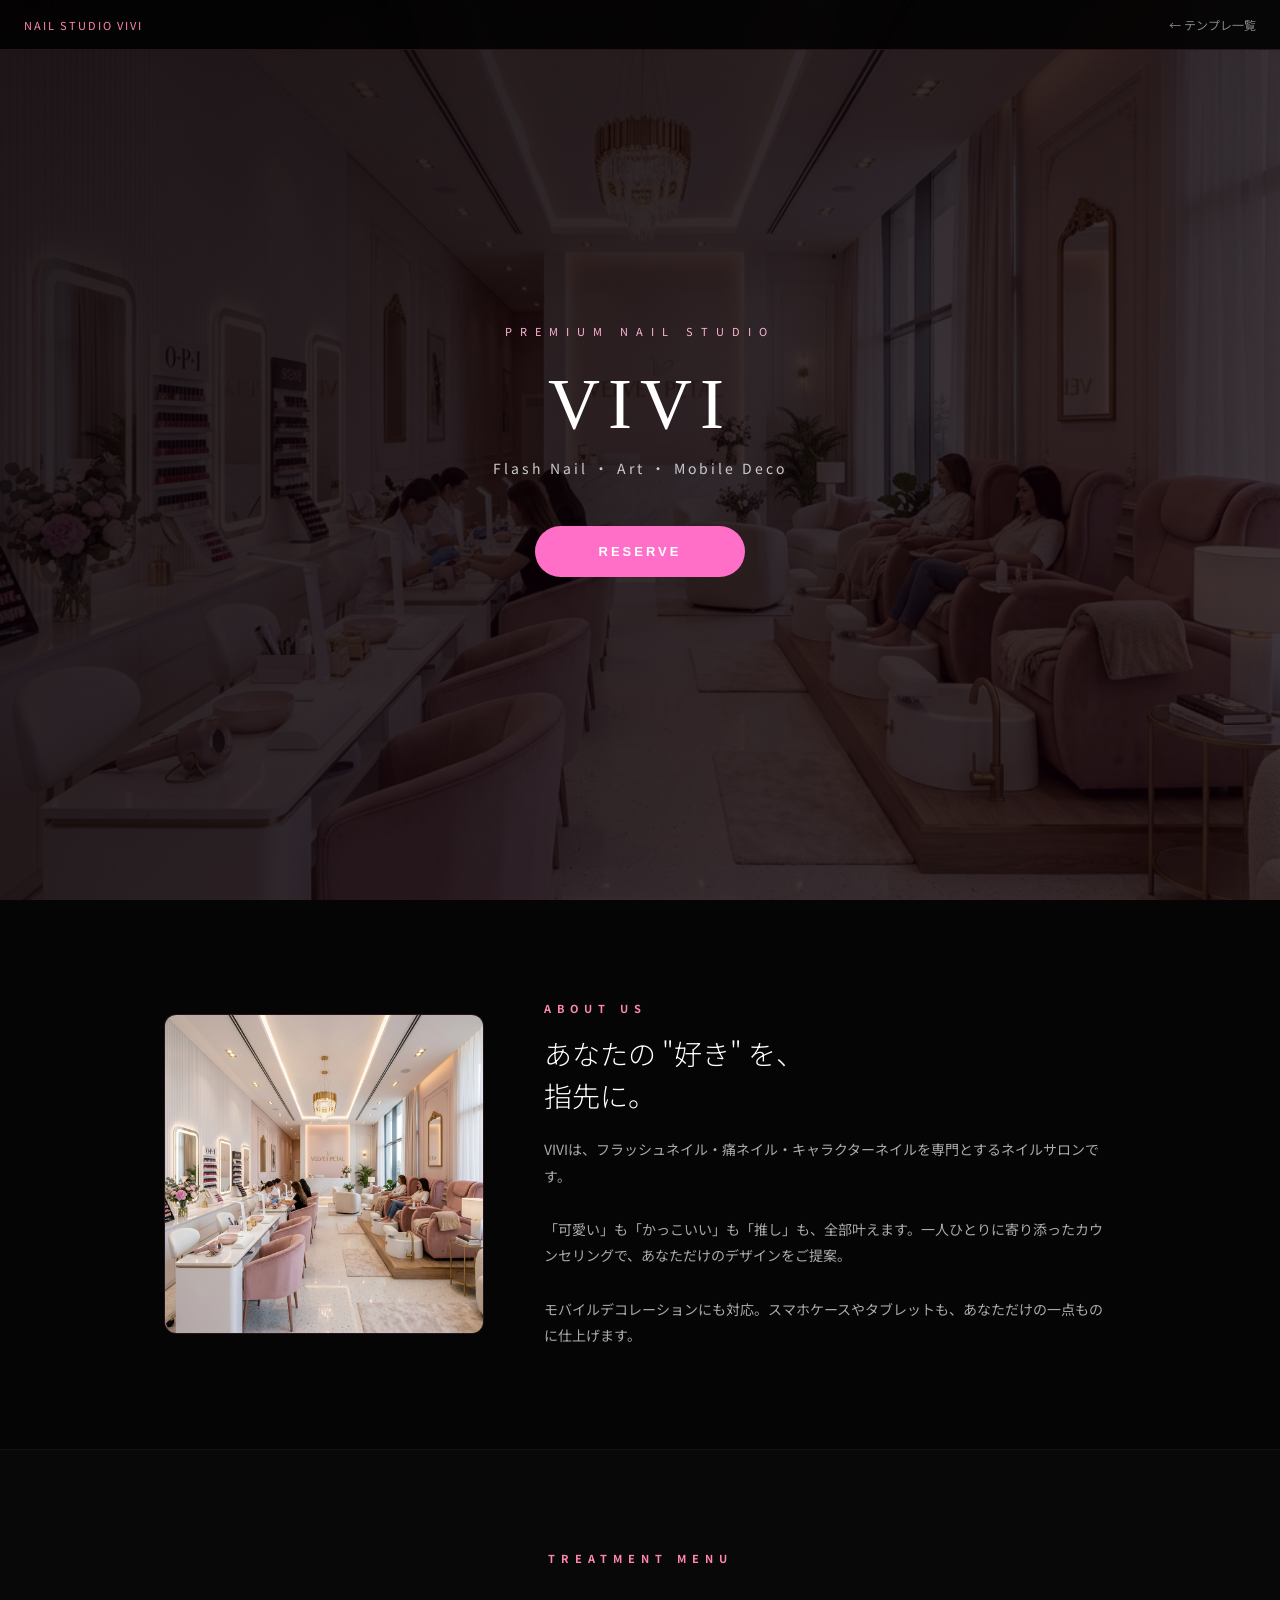
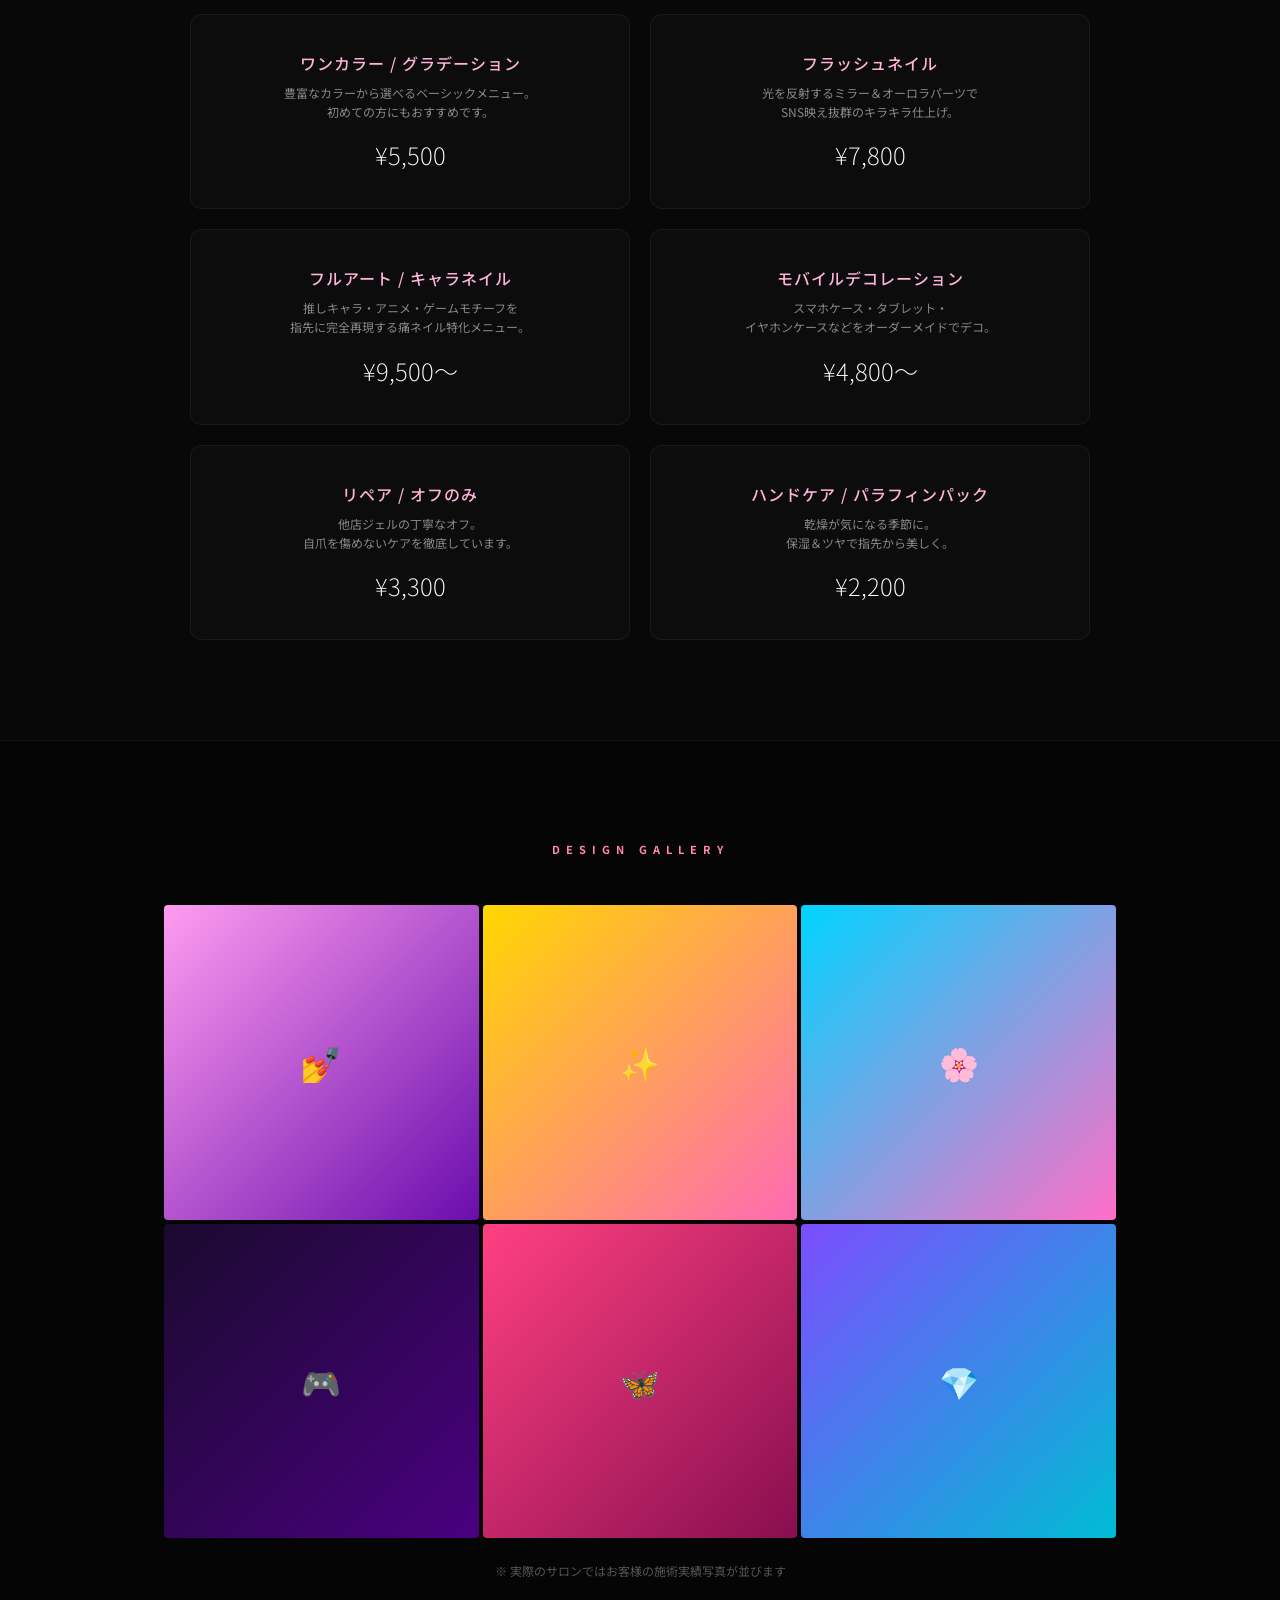
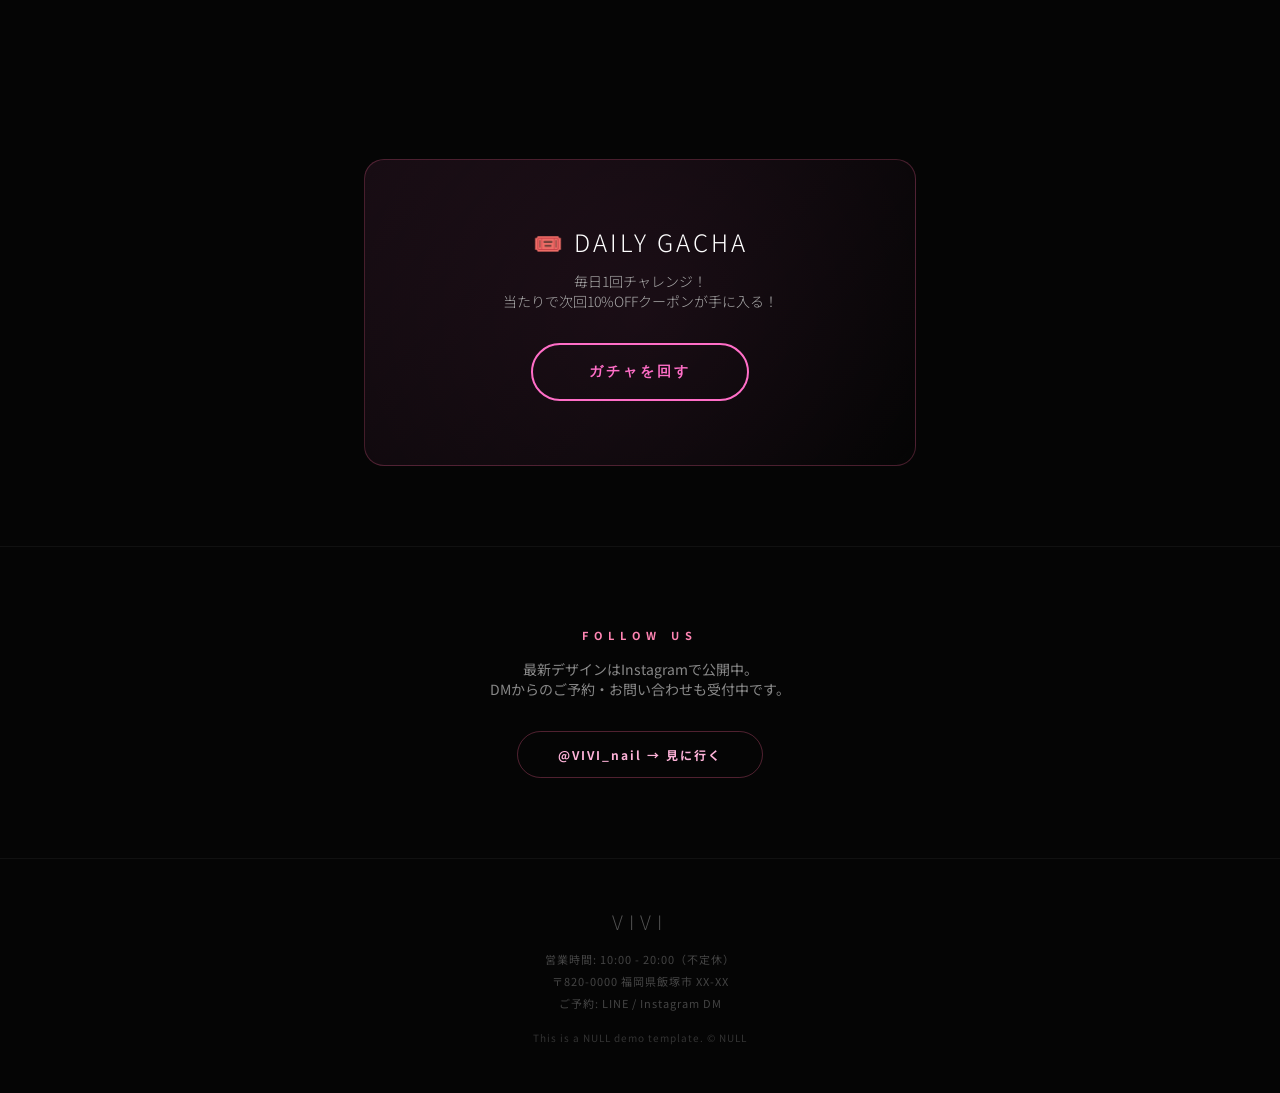
<file: demo-nail.html>
<!DOCTYPE html><html lang="ja"><head><meta charset="UTF-8"><meta name="viewport" content="width=device-width, initial-scale=1.0"><title>Nail Studio VIVI | NULLデモ</title>
<style>
*{margin:0;padding:0;box-sizing:border-box}
body{font-family:'Noto Sans JP',sans-serif;background:#050505;color:#fff}
a{color:inherit;text-decoration:none}

/* NAV */
.nav{padding:16px 24px;background:rgba(0,0,0,0.85);backdrop-filter:blur(10px);display:flex;justify-content:space-between;align-items:center;position:fixed;top:0;left:0;right:0;z-index:100;border-bottom:1px solid rgba(255,100,150,0.15)}
.nav span{font-size:11px;color:#ff85b3;letter-spacing:2px;text-transform:uppercase}
.nav a{font-size:12px;color:#888;transition:color 0.3s}.nav a:hover{color:#fff}

/* HERO: フルスクリーン背景+縦書き風 */
.hero{height:100vh;display:flex;align-items:center;justify-content:center;position:relative;overflow:hidden}
.hero-bg{position:absolute;inset:0;background:url('assets/tmpl_nail.jpg') center/cover;filter:brightness(0.35) saturate(0.8)}
.hero-overlay{position:absolute;inset:0;background:linear-gradient(135deg,rgba(10,0,5,0.7),rgba(30,0,15,0.3))}
.hero-inner{position:relative;z-index:2;text-align:center;padding:20px}
.hero-inner p.kicker{color:#ffb3d9;font-size:11px;letter-spacing:8px;margin-bottom:24px;text-transform:uppercase}
.hero-inner h1{font-size:72px;font-weight:200;color:#fff;margin-bottom:12px;letter-spacing:8px;font-family:serif}
.hero-inner p.sub{color:#ccc;font-size:14px;letter-spacing:3px;margin-bottom:48px}
.btn-reserve{background:#ff6ec7;color:#fff;border:none;padding:18px 64px;font-size:13px;font-weight:700;letter-spacing:3px;cursor:pointer;border-radius:40px;transition:all 0.4s}
.btn-reserve:hover{background:#fff;color:#ff6ec7;box-shadow:0 10px 30px rgba(255,110,199,0.4);transform:translateY(-3px)}

/* ABOUT */
.about{padding:100px 24px;display:flex;gap:60px;max-width:1000px;margin:0 auto;align-items:center}
.about-img{width:320px;flex-shrink:0;border-radius:12px;overflow:hidden;border:1px solid rgba(255,100,150,0.15)}
.about-img img{width:100%;display:block}
.about-text h2{font-size:11px;letter-spacing:6px;color:#ff85b3;margin-bottom:16px}
.about-text h3{font-size:28px;font-weight:300;color:#fff;margin-bottom:20px;line-height:1.5}
.about-text p{font-size:14px;color:#aaa;line-height:1.9}

/* MENU */
.menu-sec{padding:100px 24px;background:rgba(255,255,255,0.01);border-top:1px solid #111;border-bottom:1px solid #111}
.menu-sec .inner{max-width:900px;margin:0 auto}
.menu-sec h2{font-size:11px;letter-spacing:6px;color:#ff85b3;text-align:center;margin-bottom:48px}
.menu-grid{display:grid;grid-template-columns:repeat(2,1fr);gap:20px}
.menu-item{background:rgba(255,255,255,0.02);border:1px solid rgba(255,255,255,0.05);padding:36px;text-align:center;border-radius:12px;transition:all 0.3s}
.menu-item:hover{background:rgba(255,110,199,0.04);border-color:rgba(255,110,199,0.2);transform:translateY(-4px)}
.menu-item .name{font-size:16px;color:#ffb3d9;letter-spacing:1px;margin-bottom:8px;font-weight:500}
.menu-item .desc{font-size:12px;color:#888;margin-bottom:16px;line-height:1.6}
.menu-item .price{font-size:24px;font-weight:200;color:#fff}

/* GALLERY */
.gallery{padding:100px 24px;max-width:1000px;margin:0 auto}
.gallery h2{font-size:11px;letter-spacing:6px;color:#ff85b3;text-align:center;margin-bottom:48px}
.gallery-grid{display:grid;grid-template-columns:repeat(3,1fr);gap:4px}
.gallery-grid .thumb{aspect-ratio:1;background:#111;border-radius:4px;display:flex;align-items:center;justify-content:center;font-size:32px;transition:all 0.3s;cursor:pointer}
.gallery-grid .thumb:hover{transform:scale(1.05);box-shadow:0 0 20px rgba(255,110,199,0.2)}

/* GACHA */
.gacha{padding:80px 24px;max-width:600px;margin:0 auto}
.gacha-box{background:linear-gradient(135deg,rgba(255,110,199,0.08),rgba(0,0,0,0));border:1px solid rgba(255,100,150,0.25);padding:64px 32px;text-align:center;border-radius:20px;position:relative;overflow:hidden}
.gacha-box::before{content:'';position:absolute;top:-50%;left:-50%;width:200%;height:200%;background:radial-gradient(circle at center,rgba(255,110,199,0.05) 0%,transparent 50%);animation:glow-rotate 10s linear infinite}
@keyframes glow-rotate{from{transform:rotate(0deg)}to{transform:rotate(360deg)}}
.gacha-box h3{font-size:24px;color:#fff;margin-bottom:12px;font-weight:300;letter-spacing:3px;position:relative}
.gacha-box p{color:#aaa;font-size:14px;font-weight:300;margin-bottom:32px;position:relative}
.gacha-btn{background:transparent;color:#ff6ec7;border:2px solid #ff6ec7;padding:18px 56px;font-size:14px;font-weight:700;cursor:pointer;letter-spacing:3px;border-radius:40px;transition:all 0.3s;position:relative}
.gacha-btn:hover{background:#ff6ec7;color:#fff;box-shadow:0 0 30px rgba(255,110,199,0.4)}

/* INSTA */
.insta{padding:80px 24px;text-align:center;border-top:1px solid #111}
.insta h2{font-size:11px;letter-spacing:6px;color:#ff85b3;margin-bottom:16px}
.insta p{font-size:14px;color:#888;margin-bottom:32px}
.insta-btn{display:inline-block;border:1px solid rgba(255,100,150,0.3);padding:14px 40px;font-size:12px;font-weight:700;color:#ffb3d9;letter-spacing:2px;border-radius:30px;transition:all 0.3s}
.insta-btn:hover{background:rgba(255,100,150,0.1)}

/* FOOTER */
.foot{text-align:center;padding:48px 24px;font-size:10px;color:#333;border-top:1px solid #111;letter-spacing:1px}
.foot .logo{font-size:20px;font-weight:200;color:#555;margin-bottom:12px;letter-spacing:6px}
.foot .info{color:#444;font-size:11px;line-height:2;margin-bottom:16px}

@media(max-width:768px){
  .about{flex-direction:column}.about-img{width:100%}
  .menu-grid{grid-template-columns:1fr}
  .gallery-grid{grid-template-columns:repeat(2,1fr)}
  .hero-inner h1{font-size:48px}
}
</style>
<link href="https://fonts.googleapis.com/css2?family=Noto+Sans+JP:wght@200;300;400;500;700&display=swap" rel="stylesheet">
</head><body>

<!-- NAV -->
<div class="nav">
  <span>Nail Studio VIVI</span>
  <a href="templates.html">← テンプレ一覧</a>
</div>

<!-- HERO: フルスクリーン -->
<section class="hero">
  <div class="hero-bg"></div>
  <div class="hero-overlay"></div>
  <div class="hero-inner">
    <p class="kicker">Premium Nail Studio</p>
    <h1>VIVI</h1>
    <p class="sub">Flash Nail ・ Art ・ Mobile Deco</p>
    <button class="btn-reserve" onclick="alert('予約機能のデモです')">RESERVE</button>
  </div>
</section>

<!-- ABOUT -->
<section class="about">
  <div class="about-img"><img src="assets/tmpl_nail.jpg" alt="サロン内装"></div>
  <div class="about-text">
    <h2>ABOUT US</h2>
    <h3>あなたの "好き" を、<br>指先に。</h3>
    <p>VIVIは、フラッシュネイル・痛ネイル・キャラクターネイルを専門とするネイルサロンです。<br><br>
    「可愛い」も「かっこいい」も「推し」も、全部叶えます。一人ひとりに寄り添ったカウンセリングで、あなただけのデザインをご提案。<br><br>
    モバイルデコレーションにも対応。スマホケースやタブレットも、あなただけの一点ものに仕上げます。</p>
  </div>
</section>

<!-- MENU -->
<section class="menu-sec">
  <div class="inner">
    <h2>TREATMENT MENU</h2>
    <div class="menu-grid">
      <div class="menu-item">
        <div class="name">ワンカラー / グラデーション</div>
        <div class="desc">豊富なカラーから選べるベーシックメニュー。<br>初めての方にもおすすめです。</div>
        <div class="price">¥5,500</div>
      </div>
      <div class="menu-item">
        <div class="name">フラッシュネイル</div>
        <div class="desc">光を反射するミラー＆オーロラパーツで<br>SNS映え抜群のキラキラ仕上げ。</div>
        <div class="price">¥7,800</div>
      </div>
      <div class="menu-item">
        <div class="name">フルアート / キャラネイル</div>
        <div class="desc">推しキャラ・アニメ・ゲームモチーフを<br>指先に完全再現する痛ネイル特化メニュー。</div>
        <div class="price">¥9,500〜</div>
      </div>
      <div class="menu-item">
        <div class="name">モバイルデコレーション</div>
        <div class="desc">スマホケース・タブレット・<br>イヤホンケースなどをオーダーメイドでデコ。</div>
        <div class="price">¥4,800〜</div>
      </div>
      <div class="menu-item">
        <div class="name">リペア / オフのみ</div>
        <div class="desc">他店ジェルの丁寧なオフ。<br>自爪を傷めないケアを徹底しています。</div>
        <div class="price">¥3,300</div>
      </div>
      <div class="menu-item">
        <div class="name">ハンドケア / パラフィンパック</div>
        <div class="desc">乾燥が気になる季節に。<br>保湿＆ツヤで指先から美しく。</div>
        <div class="price">¥2,200</div>
      </div>
    </div>
  </div>
</section>

<!-- GALLERY -->
<section class="gallery">
  <h2>DESIGN GALLERY</h2>
  <div class="gallery-grid">
    <div class="thumb" style="background:linear-gradient(135deg,#ff9cf0,#6a0dad)">💅</div>
    <div class="thumb" style="background:linear-gradient(135deg,#ffd700,#ff69b4)">✨</div>
    <div class="thumb" style="background:linear-gradient(135deg,#00d4ff,#ff6ec7)">🌸</div>
    <div class="thumb" style="background:linear-gradient(135deg,#1a0a2e,#4a0080)">🎮</div>
    <div class="thumb" style="background:linear-gradient(135deg,#ff4081,#880e4f)">🦋</div>
    <div class="thumb" style="background:linear-gradient(135deg,#7c4dff,#00bcd4)">💎</div>
  </div>
  <p style="text-align:center;margin-top:24px;font-size:12px;color:#555">※ 実際のサロンではお客様の施術実績写真が並びます</p>
</section>

<!-- GACHA -->
<section class="gacha">
  <div class="gacha-box">
    <h3>🎟️ DAILY GACHA</h3>
    <p>毎日1回チャレンジ！<br>当たりで次回10%OFFクーポンが手に入る！</p>
    <button class="gacha-btn" onclick="alert('🎉 おめでとうございます！\n次回使える10%OFFクーポンを獲得しました！')">ガチャを回す</button>
  </div>
</section>

<!-- INSTAGRAM CTA -->
<section class="insta">
  <h2>FOLLOW US</h2>
  <p>最新デザインはInstagramで公開中。<br>DMからのご予約・お問い合わせも受付中です。</p>
  <a href="#" class="insta-btn" onclick="alert('Instagramページへ遷移します')">@VIVI_nail → 見に行く</a>
</section>

<!-- FOOTER -->
<div class="foot">
  <div class="logo">VIVI</div>
  <div class="info">
    営業時間: 10:00 - 20:00（不定休）<br>
    〒820-0000 福岡県飯塚市 XX-XX<br>
    ご予約: LINE / Instagram DM
  </div>
  <div>This is a NULL demo template. © NULL</div>
</div>

</body></html>
</file>
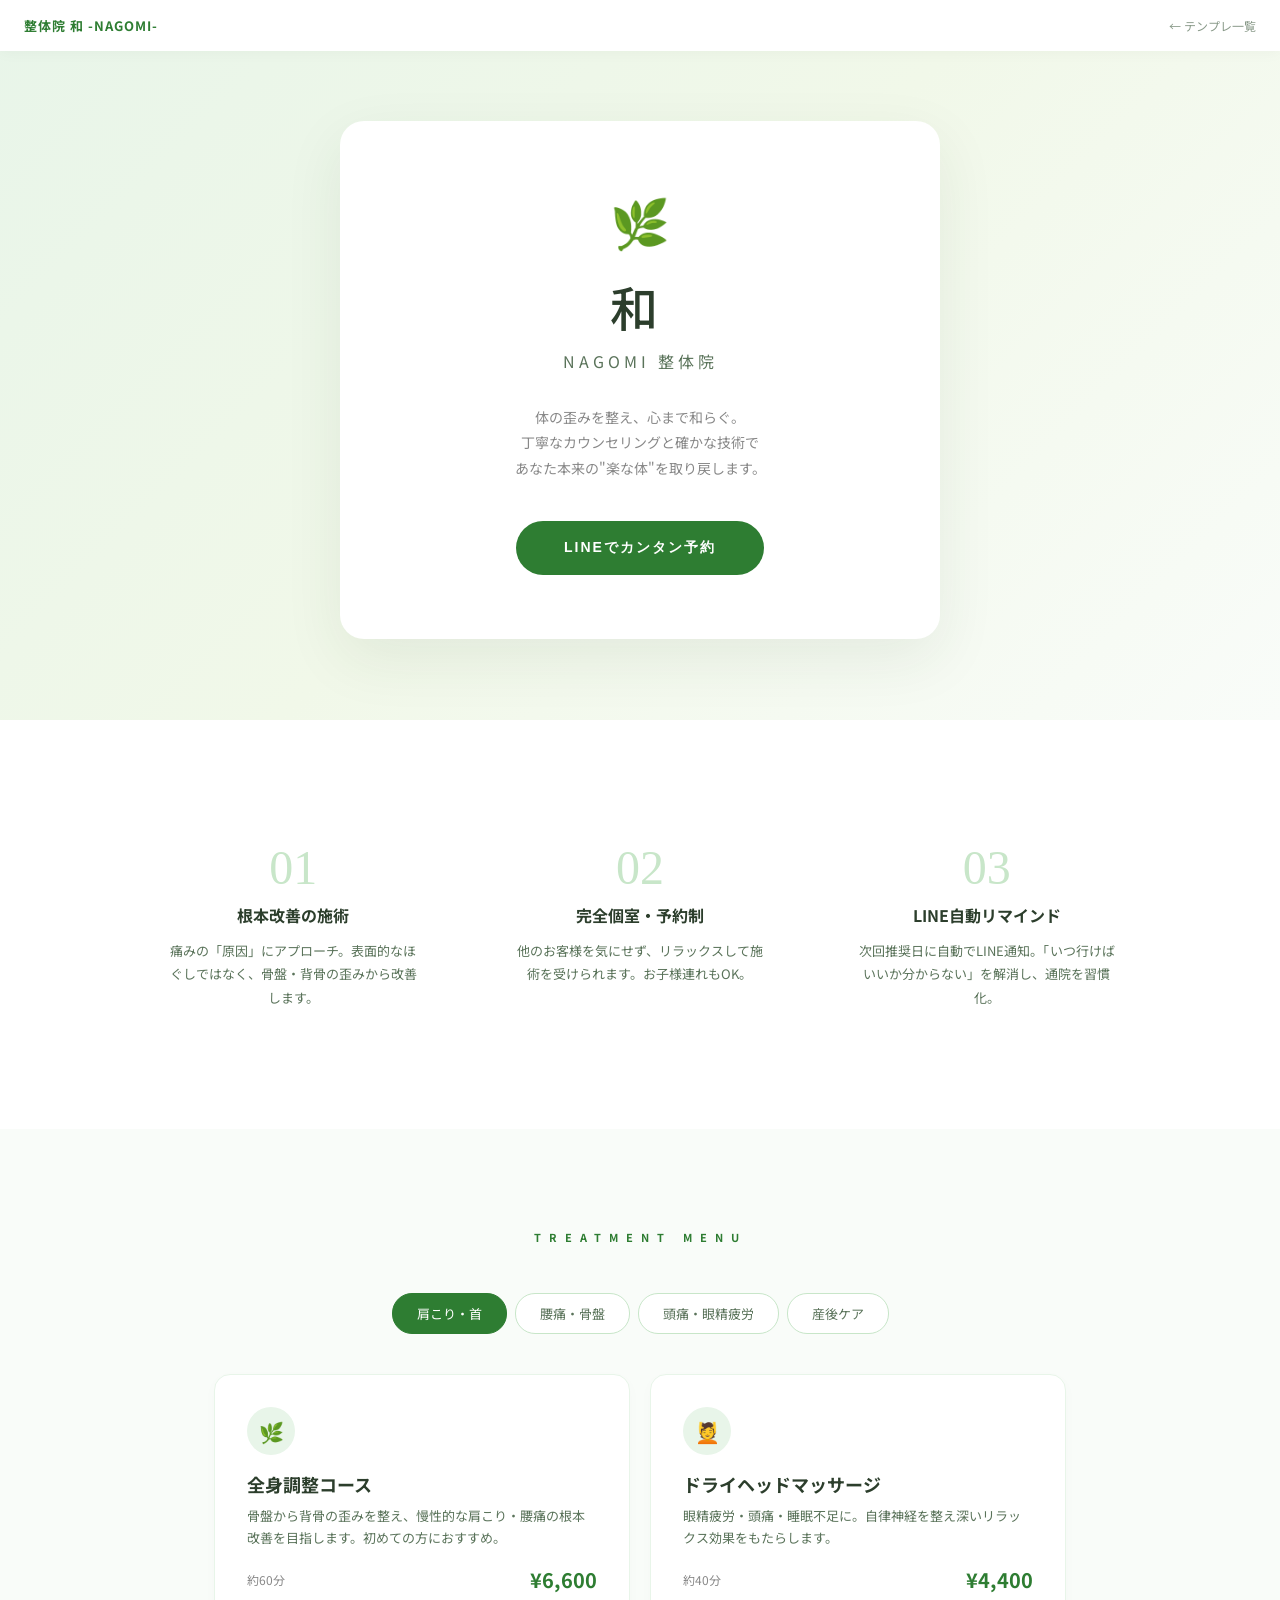
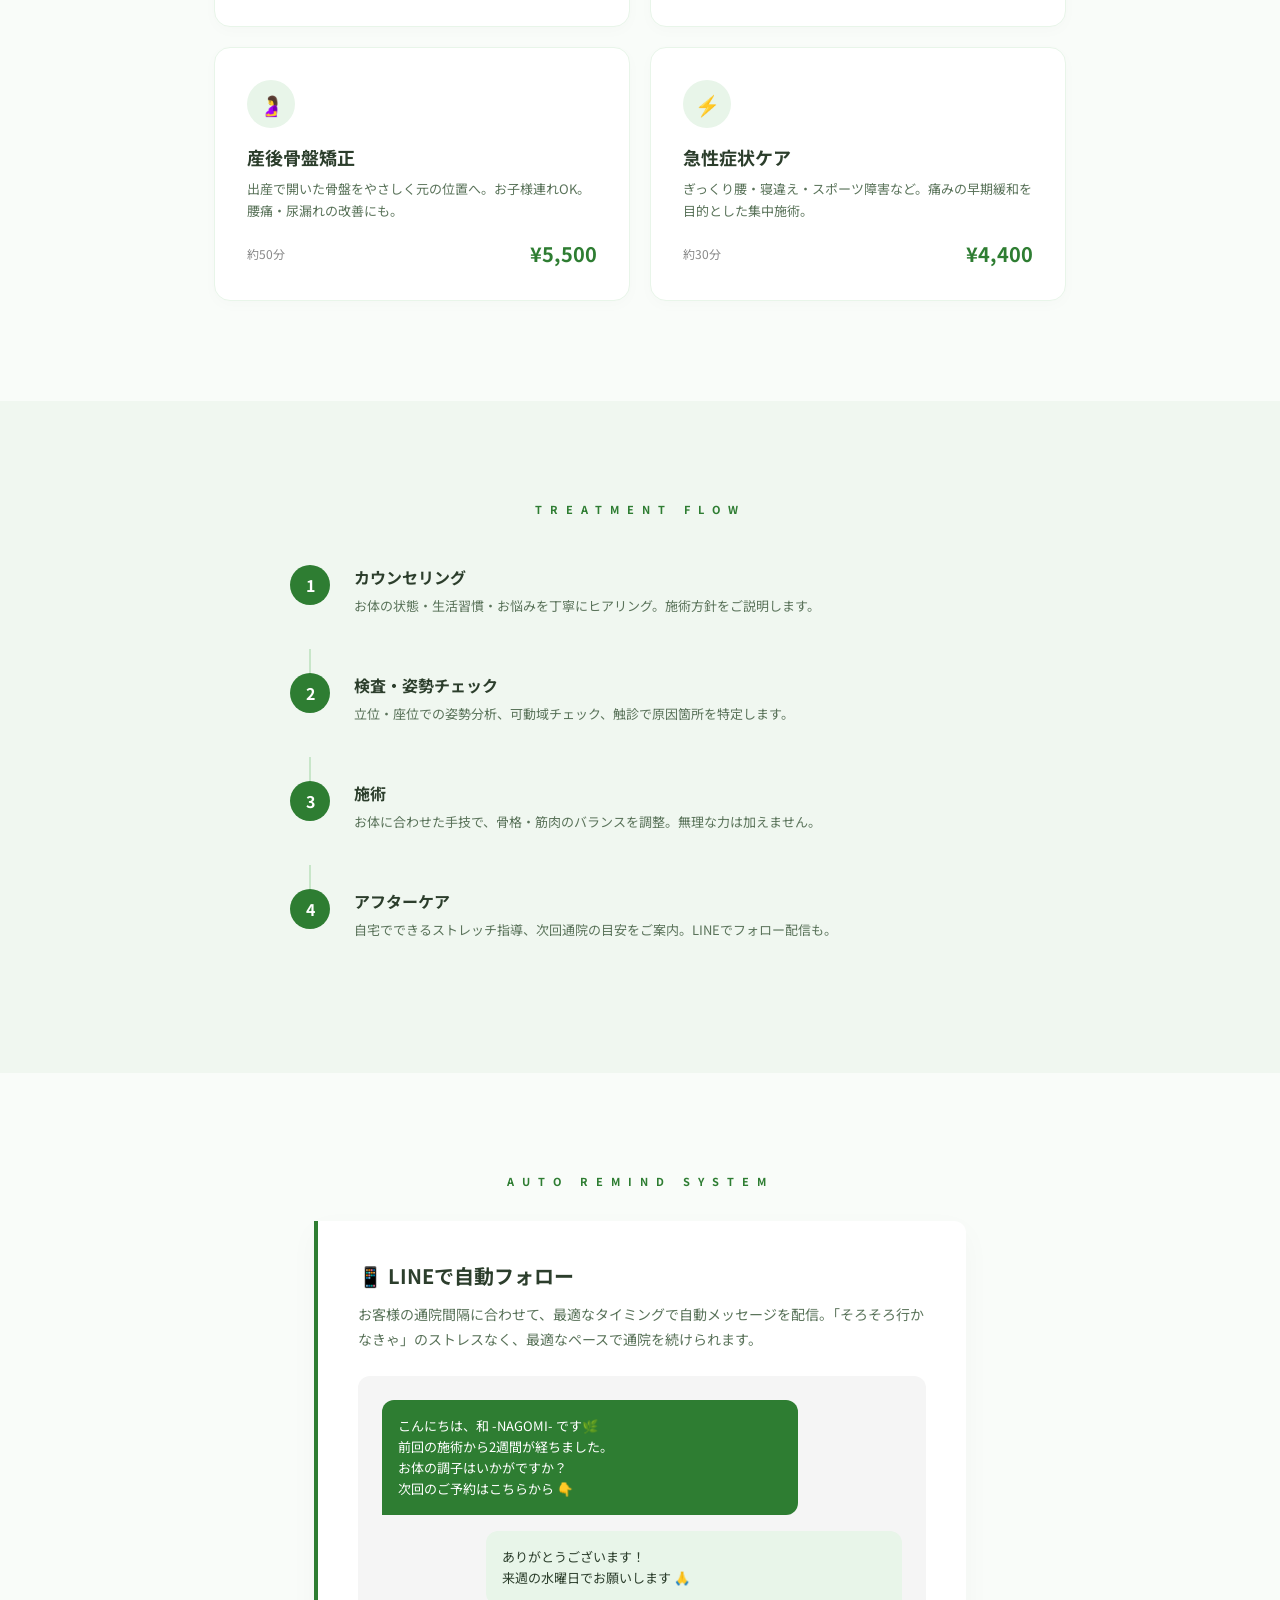
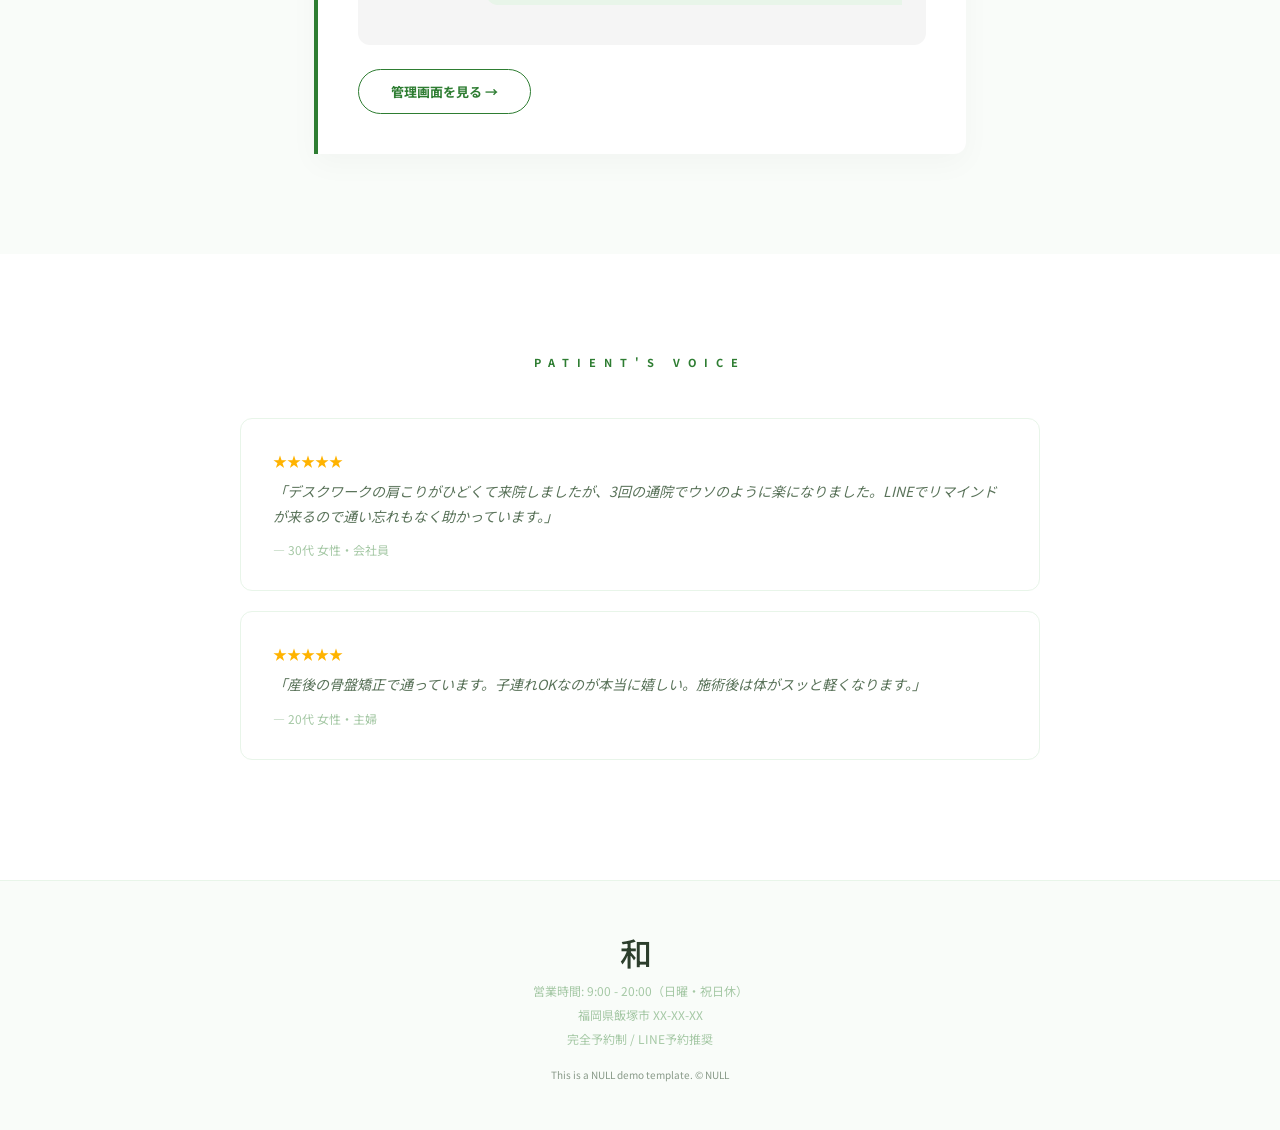
<file: demo-seitai.html>
<!DOCTYPE html><html lang="ja"><head><meta charset="UTF-8"><meta name="viewport" content="width=device-width, initial-scale=1.0"><title>整体院 和 -NAGOMI- | NULLデモ</title>
<style>
*{margin:0;padding:0;box-sizing:border-box}
body{font-family:'Noto Sans JP',sans-serif;background:#f9fcf9;color:#2c3e2c}
a{color:inherit;text-decoration:none}

/* NAV */
.nav{padding:16px 24px;background:#fff;display:flex;justify-content:space-between;align-items:center;position:fixed;top:0;left:0;right:0;z-index:100;box-shadow:0 1px 15px rgba(44,62,44,0.04)}
.nav span{font-size:13px;color:#2e7d32;letter-spacing:1px;font-weight:700}.nav a{font-size:12px;color:#889988}

/* HERO: カード型中央配置 */
.hero{min-height:80vh;display:flex;align-items:center;justify-content:center;background:linear-gradient(135deg,#e8f5e9 0%,#f1f8e9 50%,#f9fcf9 100%);padding:120px 24px 80px}
.hero-card{background:#fff;border-radius:24px;box-shadow:0 20px 60px rgba(44,62,44,0.08);padding:64px 48px;text-align:center;max-width:600px;width:100%}
.hero-card .icon{font-size:48px;margin-bottom:16px}
.hero-card h1{font-size:48px;font-weight:500;color:#2c3e2c;margin-bottom:8px;letter-spacing:12px}
.hero-card .sub{font-size:16px;color:#5a735a;letter-spacing:4px;margin-bottom:32px}
.hero-card p{font-size:14px;color:#888;line-height:1.8;margin-bottom:40px}
.btn-line{background:#2e7d32;color:#fff;border:none;padding:18px 48px;font-size:14px;font-weight:700;letter-spacing:2px;cursor:pointer;border-radius:50px;transition:all 0.3s}
.btn-line:hover{background:#1b5e20;transform:translateY(-2px);box-shadow:0 8px 20px rgba(46,125,50,0.25)}

/* 3つの強み */
.strengths{padding:80px 24px;background:#fff}
.strengths .inner{max-width:1000px;margin:0 auto;display:grid;grid-template-columns:repeat(3,1fr);gap:40px}
.strength{text-align:center;padding:40px 24px}
.strength .num{font-size:48px;font-weight:200;color:#c8e6c9;margin-bottom:8px;font-family:serif}
.strength h3{font-size:16px;font-weight:700;color:#2c3e2c;margin-bottom:12px}
.strength p{font-size:13px;color:#5a735a;line-height:1.8}

/* 症状別メニュー（整体特有のUI） */
.symptom-sec{padding:100px 24px;max-width:900px;margin:0 auto}
.symptom-sec h2{font-size:11px;letter-spacing:8px;color:#2e7d32;text-align:center;margin-bottom:48px}
.symptom-tabs{display:flex;gap:8px;justify-content:center;margin-bottom:40px;flex-wrap:wrap}
.symptom-tab{padding:10px 24px;border:1px solid #c8e6c9;border-radius:20px;font-size:13px;color:#5a735a;cursor:pointer;transition:all 0.3s;background:#fff}
.symptom-tab:hover,.symptom-tab.active{background:#2e7d32;color:#fff;border-color:#2e7d32}
.treatment-cards{display:grid;grid-template-columns:repeat(2,1fr);gap:20px}
.treatment-card{background:#fff;border:1px solid #e8f5e9;border-radius:16px;padding:32px;box-shadow:0 4px 15px rgba(0,0,0,0.02);transition:all 0.3s}
.treatment-card:hover{transform:translateY(-4px);box-shadow:0 10px 30px rgba(46,125,50,0.08)}
.treatment-card .t-icon{width:48px;height:48px;background:#e8f5e9;border-radius:50%;display:flex;align-items:center;justify-content:center;font-size:20px;margin-bottom:16px}
.treatment-card h3{font-size:18px;color:#2c3e2c;margin-bottom:8px}
.treatment-card p{font-size:13px;color:#5a735a;line-height:1.7;margin-bottom:16px}
.treatment-card .meta{display:flex;justify-content:space-between;align-items:center}
.treatment-card .time{font-size:12px;color:#888}
.treatment-card .price{font-size:20px;font-weight:700;color:#2e7d32}

/* FLOW（施術の流れ） */
.flow-sec{padding:100px 24px;background:#f0f7f0}
.flow-sec .inner{max-width:700px;margin:0 auto}
.flow-sec h2{font-size:11px;letter-spacing:8px;color:#2e7d32;text-align:center;margin-bottom:48px}
.flow-step{display:flex;gap:24px;margin-bottom:32px;align-items:flex-start}
.flow-num{width:40px;height:40px;background:#2e7d32;color:#fff;border-radius:50%;display:flex;align-items:center;justify-content:center;font-size:16px;font-weight:700;flex-shrink:0}
.flow-content h3{font-size:16px;color:#2c3e2c;margin-bottom:6px}
.flow-content p{font-size:13px;color:#5a735a;line-height:1.7}
.flow-line{width:2px;height:24px;background:#c8e6c9;margin:0 0 0 19px}

/* REMIND BOX */
.remind-sec{padding:100px 24px;max-width:700px;margin:0 auto}
.remind-sec h2{font-size:11px;letter-spacing:8px;color:#2e7d32;text-align:center;margin-bottom:32px}
.remind-box{background:#fff;border-left:4px solid #2e7d32;padding:40px;border-radius:0 12px 12px 0;box-shadow:0 10px 30px rgba(0,0,0,0.03)}
.remind-box h3{font-size:20px;color:#2c3e2c;margin-bottom:12px;display:flex;align-items:center;gap:8px}
.remind-box p{font-size:14px;color:#5a735a;line-height:1.8;margin-bottom:24px}
.remind-mock{background:#f5f5f5;border-radius:12px;padding:24px;margin-bottom:24px}
.remind-msg{background:#2e7d32;color:#fff;padding:16px;border-radius:12px 12px 12px 0;font-size:13px;line-height:1.6;max-width:80%;margin-bottom:16px}
.remind-msg.user{background:#e8f5e9;color:#2c3e2c;border-radius:12px 12px 0 12px;margin-left:auto}
.btn-outline{display:inline-block;padding:12px 32px;border:1px solid #2e7d32;color:#2e7d32;font-size:13px;font-weight:700;border-radius:24px;transition:all 0.3s}
.btn-outline:hover{background:#2e7d32;color:#fff}

/* VOICE */
.voice-sec{padding:100px 24px;background:#fff}
.voice-sec .inner{max-width:800px;margin:0 auto}
.voice-sec h2{font-size:11px;letter-spacing:8px;color:#2e7d32;text-align:center;margin-bottom:48px}
.voice{padding:32px;border:1px solid #e8f5e9;border-radius:12px;margin-bottom:20px}
.voice .stars{color:#ffb300;font-size:14px;margin-bottom:8px}
.voice p{font-size:14px;color:#5a735a;line-height:1.8;font-style:italic}
.voice .author{font-size:12px;color:#a5c8a5;margin-top:12px}

/* FOOTER */
.foot{text-align:center;padding:48px 24px;font-size:10px;color:#889988;border-top:1px solid #e8f5e9;background:#f9fcf9}
.foot .logo{font-size:32px;font-weight:500;color:#2c3e2c;margin-bottom:4px;letter-spacing:8px}
.foot .info{font-size:12px;color:#a5c8a5;line-height:2;margin-bottom:16px}

@media(max-width:768px){
  .strengths .inner{grid-template-columns:1fr}
  .treatment-cards{grid-template-columns:1fr}
  .hero-card{padding:48px 24px}
  .hero-card h1{font-size:36px}
}
</style>
<link href="https://fonts.googleapis.com/css2?family=Noto+Sans+JP:wght@200;300;400;500;700&display=swap" rel="stylesheet">
</head><body>

<div class="nav"><span>整体院 和 -NAGOMI-</span><a href="templates.html">← テンプレ一覧</a></div>

<!-- HERO -->
<section class="hero">
  <div class="hero-card">
    <div class="icon">🌿</div>
    <h1>和</h1>
    <div class="sub">NAGOMI 整体院</div>
    <p>体の歪みを整え、心まで和らぐ。<br>丁寧なカウンセリングと確かな技術で<br>あなた本来の"楽な体"を取り戻します。</p>
    <button class="btn-line" onclick="alert('LINE予約デモ')">LINEでカンタン予約</button>
  </div>
</section>

<!-- 3つの強み -->
<section class="strengths">
  <div class="inner">
    <div class="strength">
      <div class="num">01</div>
      <h3>根本改善の施術</h3>
      <p>痛みの「原因」にアプローチ。表面的なほぐしではなく、骨盤・背骨の歪みから改善します。</p>
    </div>
    <div class="strength">
      <div class="num">02</div>
      <h3>完全個室・予約制</h3>
      <p>他のお客様を気にせず、リラックスして施術を受けられます。お子様連れもOK。</p>
    </div>
    <div class="strength">
      <div class="num">03</div>
      <h3>LINE自動リマインド</h3>
      <p>次回推奨日に自動でLINE通知。「いつ行けばいいか分からない」を解消し、通院を習慣化。</p>
    </div>
  </div>
</section>

<!-- 症状別メニュー -->
<section class="symptom-sec">
  <h2>TREATMENT MENU</h2>
  <div class="symptom-tabs">
    <div class="symptom-tab active">肩こり・首</div>
    <div class="symptom-tab">腰痛・骨盤</div>
    <div class="symptom-tab">頭痛・眼精疲労</div>
    <div class="symptom-tab">産後ケア</div>
  </div>
  <div class="treatment-cards">
    <div class="treatment-card">
      <div class="t-icon">🌿</div>
      <h3>全身調整コース</h3>
      <p>骨盤から背骨の歪みを整え、慢性的な肩こり・腰痛の根本改善を目指します。初めての方におすすめ。</p>
      <div class="meta"><span class="time">約60分</span><span class="price">¥6,600</span></div>
    </div>
    <div class="treatment-card">
      <div class="t-icon">💆</div>
      <h3>ドライヘッドマッサージ</h3>
      <p>眼精疲労・頭痛・睡眠不足に。自律神経を整え深いリラックス効果をもたらします。</p>
      <div class="meta"><span class="time">約40分</span><span class="price">¥4,400</span></div>
    </div>
    <div class="treatment-card">
      <div class="t-icon">🤰</div>
      <h3>産後骨盤矯正</h3>
      <p>出産で開いた骨盤をやさしく元の位置へ。お子様連れOK。腰痛・尿漏れの改善にも。</p>
      <div class="meta"><span class="time">約50分</span><span class="price">¥5,500</span></div>
    </div>
    <div class="treatment-card">
      <div class="t-icon">⚡</div>
      <h3>急性症状ケア</h3>
      <p>ぎっくり腰・寝違え・スポーツ障害など。痛みの早期緩和を目的とした集中施術。</p>
      <div class="meta"><span class="time">約30分</span><span class="price">¥4,400</span></div>
    </div>
  </div>
</section>

<!-- 施術の流れ -->
<section class="flow-sec">
  <div class="inner">
    <h2>TREATMENT FLOW</h2>
    <div class="flow-step"><div class="flow-num">1</div><div class="flow-content"><h3>カウンセリング</h3><p>お体の状態・生活習慣・お悩みを丁寧にヒアリング。施術方針をご説明します。</p></div></div>
    <div class="flow-line"></div>
    <div class="flow-step"><div class="flow-num">2</div><div class="flow-content"><h3>検査・姿勢チェック</h3><p>立位・座位での姿勢分析、可動域チェック、触診で原因箇所を特定します。</p></div></div>
    <div class="flow-line"></div>
    <div class="flow-step"><div class="flow-num">3</div><div class="flow-content"><h3>施術</h3><p>お体に合わせた手技で、骨格・筋肉のバランスを調整。無理な力は加えません。</p></div></div>
    <div class="flow-line"></div>
    <div class="flow-step"><div class="flow-num">4</div><div class="flow-content"><h3>アフターケア</h3><p>自宅でできるストレッチ指導、次回通院の目安をご案内。LINEでフォロー配信も。</p></div></div>
  </div>
</section>

<!-- REMIND -->
<section class="remind-sec">
  <h2>AUTO REMIND SYSTEM</h2>
  <div class="remind-box">
    <h3>📱 LINEで自動フォロー</h3>
    <p>お客様の通院間隔に合わせて、最適なタイミングで自動メッセージを配信。「そろそろ行かなきゃ」のストレスなく、最適なペースで通院を続けられます。</p>
    <div class="remind-mock">
      <div class="remind-msg">こんにちは、和 -NAGOMI- です🌿<br>前回の施術から2週間が経ちました。<br>お体の調子はいかがですか？<br>次回のご予約はこちらから 👇</div>
      <div class="remind-msg user">ありがとうございます！<br>来週の水曜日でお願いします 🙏</div>
    </div>
    <a href="#" class="btn-outline" onclick="alert('管理画面デモ：リマインド設定')">管理画面を見る →</a>
  </div>
</section>

<!-- VOICE -->
<section class="voice-sec">
  <div class="inner">
    <h2>PATIENT'S VOICE</h2>
    <div class="voice">
      <div class="stars">★★★★★</div>
      <p>「デスクワークの肩こりがひどくて来院しましたが、3回の通院でウソのように楽になりました。LINEでリマインドが来るので通い忘れもなく助かっています。」</p>
      <div class="author">— 30代 女性・会社員</div>
    </div>
    <div class="voice">
      <div class="stars">★★★★★</div>
      <p>「産後の骨盤矯正で通っています。子連れOKなのが本当に嬉しい。施術後は体がスッと軽くなります。」</p>
      <div class="author">— 20代 女性・主婦</div>
    </div>
  </div>
</section>

<!-- FOOTER -->
<div class="foot">
  <div class="logo">和</div>
  <div class="info">
    営業時間: 9:00 - 20:00（日曜・祝日休）<br>
    福岡県飯塚市 XX-XX-XX<br>
    完全予約制 / LINE予約推奨
  </div>
  This is a NULL demo template. © NULL
</div>

</body></html>
</file>
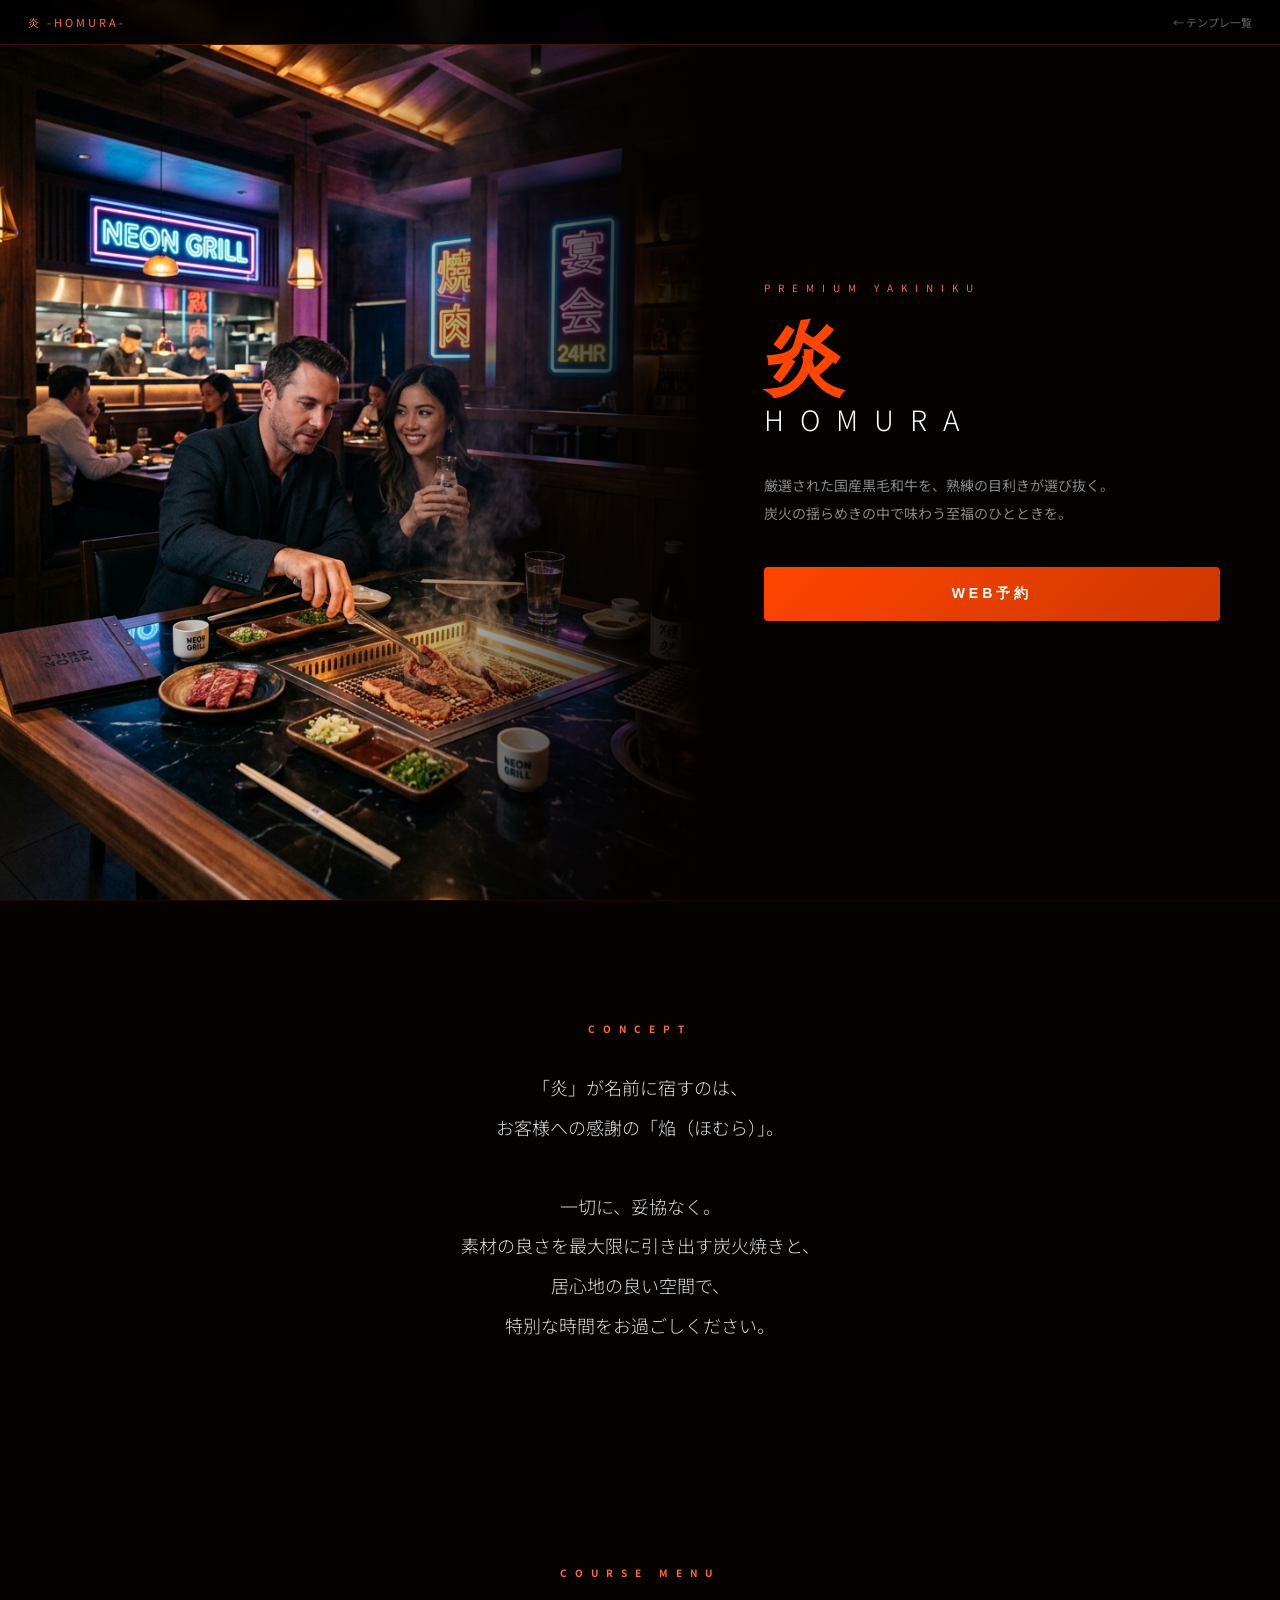
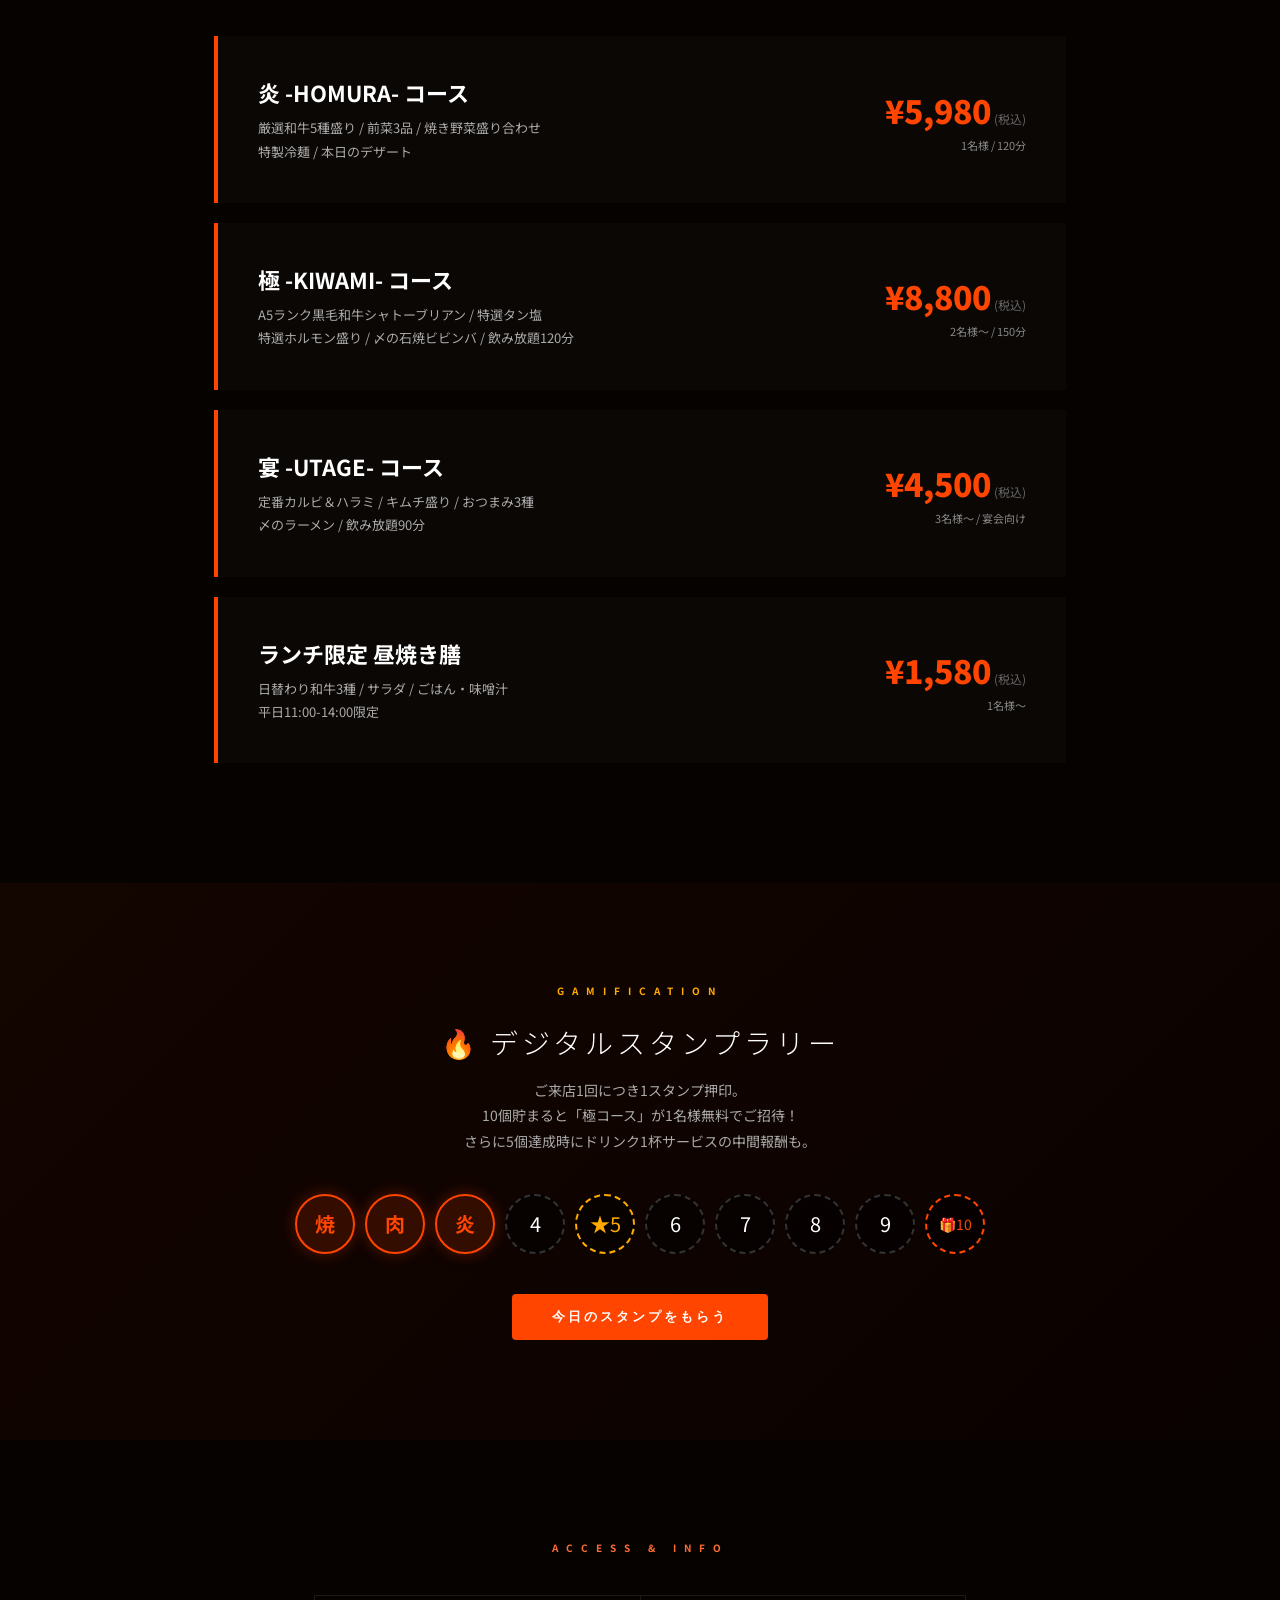
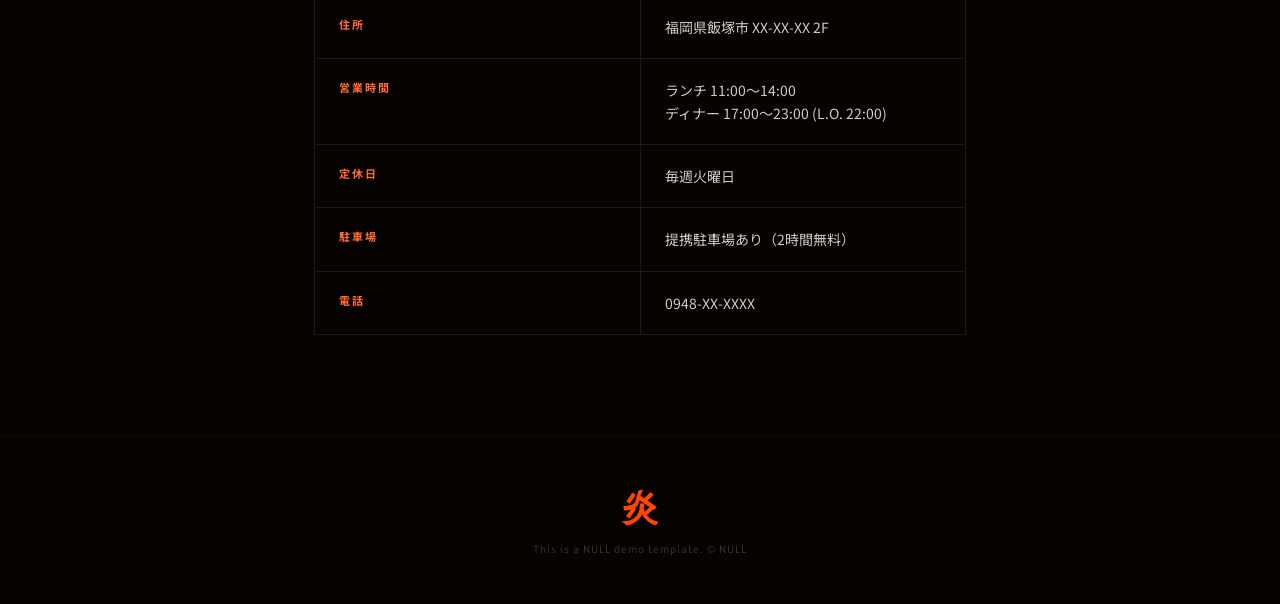
<file: demo-yakiniku.html>
<!DOCTYPE html><html lang="ja"><head><meta charset="UTF-8"><meta name="viewport" content="width=device-width, initial-scale=1.0"><title>焼肉 炎 -HOMURA- | NULLデモ</title>
<style>
*{margin:0;padding:0;box-sizing:border-box}
body{font-family:'Noto Sans JP',serif;background:#050200;color:#fff}
a{color:inherit;text-decoration:none}

/* NAV */
.nav{padding:14px 28px;background:rgba(0,0,0,0.92);backdrop-filter:blur(10px);display:flex;justify-content:space-between;align-items:center;position:fixed;top:0;left:0;right:0;z-index:100;border-bottom:1px solid rgba(255,69,0,0.25)}
.nav span{font-size:11px;color:#ff6b35;letter-spacing:3px}.nav a{font-size:11px;color:#666;transition:color 0.3s}.nav a:hover{color:#fff}

/* HERO: 横分割 */
.hero{min-height:100vh;display:flex}
.hero-left{flex:1;background:url('assets/tmpl_yakiniku.jpg') center/cover;position:relative}
.hero-left::after{content:'';position:absolute;inset:0;background:linear-gradient(to right,transparent 50%,#050200 100%)}
.hero-right{width:45%;display:flex;flex-direction:column;justify-content:center;padding:60px}
.hero-right .kicker{font-size:10px;color:#ff6b35;letter-spacing:8px;margin-bottom:24px}
.hero-right h1{font-size:80px;font-weight:900;color:#ff4500;margin-bottom:0;font-family:serif;line-height:1}
.hero-right .sub{font-size:28px;font-weight:300;color:#fff;letter-spacing:16px;margin-bottom:32px}
.hero-right p{font-size:14px;color:#888;line-height:2;margin-bottom:40px}
.btn-reserve{background:linear-gradient(135deg,#ff4500,#cc3700);color:#fff;border:none;padding:18px 48px;font-size:14px;font-weight:700;letter-spacing:4px;cursor:pointer;border-radius:4px;transition:all 0.3s}
.btn-reserve:hover{box-shadow:0 0 30px rgba(255,69,0,0.5);transform:translateY(-2px)}

/* CONCEPT */
.concept{padding:120px 24px;text-align:center;border-top:1px solid #1a0800}
.concept h2{font-size:10px;letter-spacing:8px;color:#ff6b35;margin-bottom:32px}
.concept p{font-size:18px;font-weight:300;color:#ddd;line-height:2.2;max-width:600px;margin:0 auto}

/* COURSE */
.course-sec{padding:100px 24px;max-width:900px;margin:0 auto}
.course-sec h2{font-size:10px;letter-spacing:8px;color:#ff6b35;text-align:center;margin-bottom:56px}
.course{background:rgba(255,255,255,0.02);border-left:4px solid #ff4500;padding:40px;margin-bottom:20px;display:flex;justify-content:space-between;align-items:center;transition:all 0.4s}
.course:hover{background:rgba(255,69,0,0.06);transform:translateX(8px)}
.course h3{font-size:22px;font-weight:700;color:#fff;margin-bottom:8px}
.course p{font-size:13px;color:#aaa;line-height:1.8}
.course .right{text-align:right;flex-shrink:0;margin-left:40px}
.course .price{font-size:32px;font-weight:900;color:#ff4500}
.course .price small{font-size:12px;font-weight:normal;color:#666}
.course .ppl{font-size:11px;color:#888;margin-top:4px}

/* STAMP */
.stamp-sec{padding:100px 24px;background:linear-gradient(135deg,rgba(20,5,0,0.95),rgba(10,2,0,0.98));position:relative}
.stamp-inner{max-width:700px;margin:0 auto;text-align:center}
.stamp-inner h2{font-size:10px;letter-spacing:8px;color:#ffaa00;margin-bottom:24px}
.stamp-inner h3{font-size:28px;color:#fff;margin-bottom:16px;font-weight:300;letter-spacing:4px}
.stamp-inner > p{color:#aaa;font-size:14px;margin-bottom:40px;line-height:1.8}
.stamp-row{display:flex;gap:10px;justify-content:center;margin-bottom:40px;flex-wrap:wrap}
.stamp-circle{width:60px;height:60px;border-radius:50%;border:2px dashed #333;display:flex;align-items:center;justify-content:center;font-size:20px;background:rgba(0,0,0,0.5);transition:all 0.3s}
.stamp-circle.filled{border-style:solid;border-color:#ff4500;background:rgba(255,69,0,0.15);box-shadow:0 0 15px rgba(255,69,0,0.3);color:#ff4500;font-weight:700}
.stamp-cta{display:inline-block;background:#ff4500;color:#fff;padding:14px 40px;font-size:13px;font-weight:700;letter-spacing:3px;border:none;border-radius:4px;cursor:pointer;transition:all 0.3s}
.stamp-cta:hover{background:#fff;color:#ff4500}

/* ACCESS */
.access-sec{padding:100px 24px;max-width:700px;margin:0 auto;text-align:center}
.access-sec h2{font-size:10px;letter-spacing:8px;color:#ff6b35;margin-bottom:40px}
.access-grid{display:grid;grid-template-columns:1fr 1fr;gap:1px;background:#1a1a1a;border:1px solid #1a1a1a;text-align:left}
.access-cell{padding:20px 24px;background:#050200}
.access-cell.label{color:#ff6b35;font-size:11px;letter-spacing:2px;font-weight:700}
.access-cell.value{color:#ccc;font-size:14px;line-height:1.6}

/* FOOT */
.foot{text-align:center;padding:48px;font-size:10px;color:#333;border-top:1px solid #1a0800;letter-spacing:1px}
.foot .logo{font-size:36px;font-weight:900;color:#ff4500;margin-bottom:8px;font-family:serif}

@media(max-width:768px){
  .hero{flex-direction:column}.hero-left{height:50vh}.hero-right{width:100%;padding:40px 24px}
  .hero-left::after{background:linear-gradient(to bottom,transparent 50%,#050200 100%)}
  .course{flex-direction:column;align-items:flex-start}.course .right{text-align:left;margin:16px 0 0}
  .access-grid{grid-template-columns:1fr}
  .hero-right h1{font-size:56px}
}
</style>
<link href="https://fonts.googleapis.com/css2?family=Noto+Sans+JP:wght@300;400;700;900&display=swap" rel="stylesheet">
</head><body>

<div class="nav"><span>炎 -HOMURA-</span><a href="templates.html">← テンプレ一覧</a></div>

<!-- HERO: 横分割レイアウト（画像左/テキスト右） -->
<section class="hero">
  <div class="hero-left"></div>
  <div class="hero-right">
    <div class="kicker">PREMIUM YAKINIKU</div>
    <h1>炎</h1>
    <div class="sub">HOMURA</div>
    <p>厳選された国産黒毛和牛を、熟練の目利きが選び抜く。<br>炭火の揺らめきの中で味わう至福のひとときを。</p>
    <button class="btn-reserve" onclick="alert('WEB予約デモ')">WEB予約</button>
  </div>
</section>

<!-- CONCEPT -->
<section class="concept">
  <h2>CONCEPT</h2>
  <p>「炎」が名前に宿すのは、<br>お客様への感謝の「焔（ほむら）」。<br><br>一切に、妥協なく。<br>素材の良さを最大限に引き出す炭火焼きと、<br>居心地の良い空間で、<br>特別な時間をお過ごしください。</p>
</section>

<!-- COURSE MENU -->
<section class="course-sec">
  <h2>COURSE MENU</h2>
  <div class="course">
    <div><h3>炎 -HOMURA- コース</h3><p>厳選和牛5種盛り / 前菜3品 / 焼き野菜盛り合わせ<br>特製冷麺 / 本日のデザート</p></div>
    <div class="right"><div class="price">¥5,980<small> (税込)</small></div><div class="ppl">1名様 / 120分</div></div>
  </div>
  <div class="course">
    <div><h3>極 -KIWAMI- コース</h3><p>A5ランク黒毛和牛シャトーブリアン / 特選タン塩<br>特選ホルモン盛り / 〆の石焼ビビンバ / 飲み放題120分</p></div>
    <div class="right"><div class="price">¥8,800<small> (税込)</small></div><div class="ppl">2名様〜 / 150分</div></div>
  </div>
  <div class="course">
    <div><h3>宴 -UTAGE- コース</h3><p>定番カルビ＆ハラミ / キムチ盛り / おつまみ3種<br>〆のラーメン / 飲み放題90分</p></div>
    <div class="right"><div class="price">¥4,500<small> (税込)</small></div><div class="ppl">3名様〜 / 宴会向け</div></div>
  </div>
  <div class="course">
    <div><h3>ランチ限定 昼焼き膳</h3><p>日替わり和牛3種 / サラダ / ごはん・味噌汁<br>平日11:00-14:00限定</p></div>
    <div class="right"><div class="price">¥1,580<small> (税込)</small></div><div class="ppl">1名様〜</div></div>
  </div>
</section>

<!-- STAMP RALLY -->
<section class="stamp-sec">
  <div class="stamp-inner">
    <h2>GAMIFICATION</h2>
    <h3>🔥 デジタルスタンプラリー</h3>
    <p>ご来店1回につき1スタンプ押印。<br>10個貯まると「極コース」が1名様無料でご招待！<br>さらに5個達成時にドリンク1杯サービスの中間報酬も。</p>
    <div class="stamp-row">
      <div class="stamp-circle filled">焼</div>
      <div class="stamp-circle filled">肉</div>
      <div class="stamp-circle filled">炎</div>
      <div class="stamp-circle">4</div>
      <div class="stamp-circle" style="border-color:#ffaa00;color:#ffaa00">★5</div>
      <div class="stamp-circle">6</div>
      <div class="stamp-circle">7</div>
      <div class="stamp-circle">8</div>
      <div class="stamp-circle">9</div>
      <div class="stamp-circle" style="border-color:#ff4500;color:#ff4500;font-size:14px">🎁10</div>
    </div>
    <button class="stamp-cta" onclick="alert('スタンプ獲得：QRコードをスキャンしてください')">今日のスタンプをもらう</button>
  </div>
</section>

<!-- ACCESS -->
<section class="access-sec">
  <h2>ACCESS & INFO</h2>
  <div class="access-grid">
    <div class="access-cell label">住所</div>
    <div class="access-cell value">福岡県飯塚市 XX-XX-XX 2F</div>
    <div class="access-cell label">営業時間</div>
    <div class="access-cell value">ランチ 11:00〜14:00<br>ディナー 17:00〜23:00 (L.O. 22:00)</div>
    <div class="access-cell label">定休日</div>
    <div class="access-cell value">毎週火曜日</div>
    <div class="access-cell label">駐車場</div>
    <div class="access-cell value">提携駐車場あり（2時間無料）</div>
    <div class="access-cell label">電話</div>
    <div class="access-cell value">0948-XX-XXXX</div>
  </div>
</section>

<div class="foot">
  <div class="logo">炎</div>
  This is a NULL demo template. © NULL
</div>

</body></html>
</file>
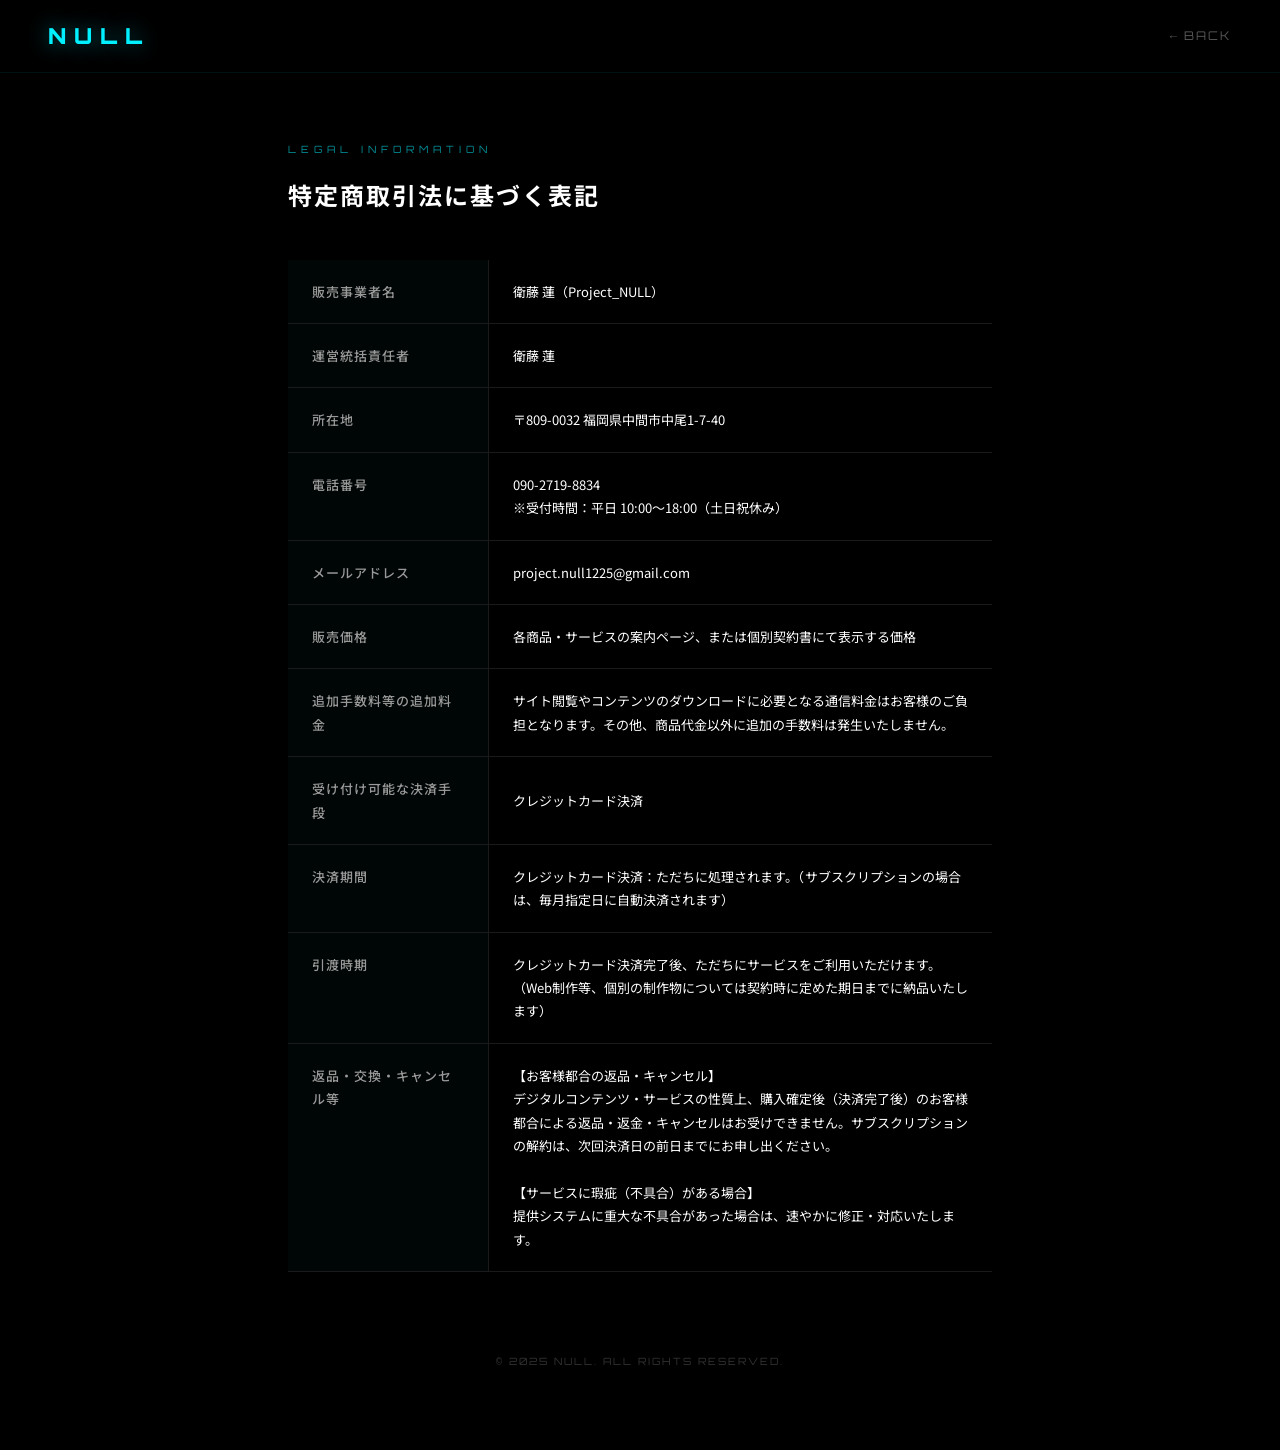
<file: legal.html>
<!DOCTYPE html>
<html lang="ja">
<head>
  <meta charset="UTF-8">
  <meta name="viewport" content="width=device-width, initial-scale=1.0">
  <title>特定商取引法に基づく表記 | NULL</title>
  <meta name="robots" content="noindex, nofollow">
  <link rel="preconnect" href="https://fonts.googleapis.com">
  <link rel="preconnect" href="https://fonts.gstatic.com" crossorigin>
  <link href="https://fonts.googleapis.com/css2?family=Noto+Sans+JP:wght@300;400;500;700&family=Orbitron:wght@400;700;900&family=Inter:wght@300;400;600;700&display=swap" rel="stylesheet">
  <style>
    :root {
      --neon-blue: #00F0FF;
      --dark-bg: #000000;
      --dark-card: #0a0a0a;
      --dark-border: #1a1a1a;
      --text-primary: #FFFFFF;
      --text-secondary: #999999;
      --text-muted: #555555;
    }

    * { margin: 0; padding: 0; box-sizing: border-box; }
    html { scroll-behavior: smooth; }

    body {
      background: var(--dark-bg);
      color: var(--text-primary);
      font-family: 'Noto Sans JP', 'Inter', sans-serif;
      line-height: 1.8;
      user-select: none;
      -webkit-user-select: none;
      -moz-user-select: none;
      -ms-user-select: none;
    }

    a { color: inherit; text-decoration: none; }

    /* NAV */
    nav {
      position: fixed;
      top: 0; left: 0; right: 0;
      z-index: 1000;
      display: flex;
      align-items: center;
      justify-content: space-between;
      padding: 16px 48px;
      background: rgba(0, 0, 0, 0.92);
      backdrop-filter: blur(24px);
      border-bottom: 1px solid rgba(0, 240, 255, 0.08);
    }

    .nav-logo {
      font-family: 'Orbitron', monospace;
      font-size: 22px;
      font-weight: 900;
      color: var(--neon-blue);
      letter-spacing: 8px;
      text-shadow: 0 0 20px rgba(0, 240, 255, 0.5);
    }

    .nav-back {
      font-size: 12px;
      color: var(--text-muted);
      letter-spacing: 2px;
      transition: color 0.3s;
      font-family: 'Orbitron', monospace;
    }
    .nav-back:hover { color: var(--neon-blue); }

    /* MAIN */
    .legal-container {
      max-width: 800px;
      margin: 0 auto;
      padding: 140px 48px 80px;
    }

    .legal-label {
      font-family: 'Orbitron', monospace;
      font-size: 10px;
      letter-spacing: 5px;
      color: var(--neon-blue);
      text-transform: uppercase;
      margin-bottom: 20px;
      opacity: 0.6;
    }

    .legal-title {
      font-size: 24px;
      font-weight: 700;
      color: var(--text-primary);
      margin-bottom: 48px;
      letter-spacing: 2px;
      line-height: 1.4;
    }

    .legal-table {
      width: 100%;
      border-collapse: collapse;
    }

    .legal-table tr {
      border-bottom: 1px solid var(--dark-border);
    }

    .legal-table th {
      text-align: left;
      vertical-align: top;
      padding: 20px 24px;
      font-size: 13px;
      font-weight: 500;
      color: var(--text-secondary);
      width: 200px;
      letter-spacing: 1px;
      background: rgba(0, 240, 255, 0.02);
      border-right: 1px solid var(--dark-border);
    }

    .legal-table td {
      padding: 20px 24px;
      font-size: 13px;
      color: var(--text-primary);
      line-height: 1.8;
    }

    .legal-footer {
      margin-top: 80px;
      text-align: center;
      font-size: 10px;
      color: #333333;
      letter-spacing: 2px;
      font-family: 'Orbitron', monospace;
    }

    @media (max-width: 640px) {
      .legal-container { padding: 120px 20px 60px; }
      nav { padding: 16px 24px; }
      .legal-table th {
        display: block;
        width: 100%;
        padding: 16px 16px 8px;
        border-right: none;
      }
      .legal-table td {
        display: block;
        padding: 8px 16px 16px;
      }
    }
  </style>
</head>
<body>

<nav>
  <a href="index.html" class="nav-logo">NULL</a>
  <a href="index.html" class="nav-back">← BACK</a>
</nav>

<div class="legal-container">
  <div class="legal-label">LEGAL INFORMATION</div>
  <h1 class="legal-title">特定商取引法に基づく表記</h1>

  <table class="legal-table">
    <tr>
      <th>販売事業者名</th>
      <td>衛藤 蓮（Project_NULL）</td>
    </tr>
    <tr>
      <th>運営統括責任者</th>
      <td>衛藤 蓮</td>
    </tr>
    <tr>
      <th>所在地</th>
      <td>〒809-0032 福岡県中間市中尾1-7-40</td>
    </tr>
    <tr>
      <th>電話番号</th>
      <td>090-2719-8834<br>※受付時間：平日 10:00〜18:00（土日祝休み）</td>
    </tr>
    <tr>
      <th>メールアドレス</th>
      <td>project.null1225@gmail.com</td>
    </tr>
    <tr>
      <th>販売価格</th>
      <td>各商品・サービスの案内ページ、または個別契約書にて表示する価格</td>
    </tr>
    <tr>
      <th>追加手数料等の追加料金</th>
      <td>サイト閲覧やコンテンツのダウンロードに必要となる通信料金はお客様のご負担となります。その他、商品代金以外に追加の手数料は発生いたしません。</td>
    </tr>
    <tr>
      <th>受け付け可能な決済手段</th>
      <td>クレジットカード決済</td>
    </tr>
    <tr>
      <th>決済期間</th>
      <td>クレジットカード決済：ただちに処理されます。（サブスクリプションの場合は、毎月指定日に自動決済されます）</td>
    </tr>
    <tr>
      <th>引渡時期</th>
      <td>クレジットカード決済完了後、ただちにサービスをご利用いただけます。（Web制作等、個別の制作物については契約時に定めた期日までに納品いたします）</td>
    </tr>
    <tr>
      <th>返品・交換・キャンセル等</th>
      <td>
        【お客様都合の返品・キャンセル】<br>
        デジタルコンテンツ・サービスの性質上、購入確定後（決済完了後）のお客様都合による返品・返金・キャンセルはお受けできません。サブスクリプションの解約は、次回決済日の前日までにお申し出ください。<br><br>
        【サービスに瑕疵（不具合）がある場合】<br>
        提供システムに重大な不具合があった場合は、速やかに修正・対応いたします。
      </td>
    </tr>
  </table>

  <div class="legal-footer">© 2025 NULL. ALL RIGHTS RESERVED.</div>
</div>

</body>
</html>
</file>
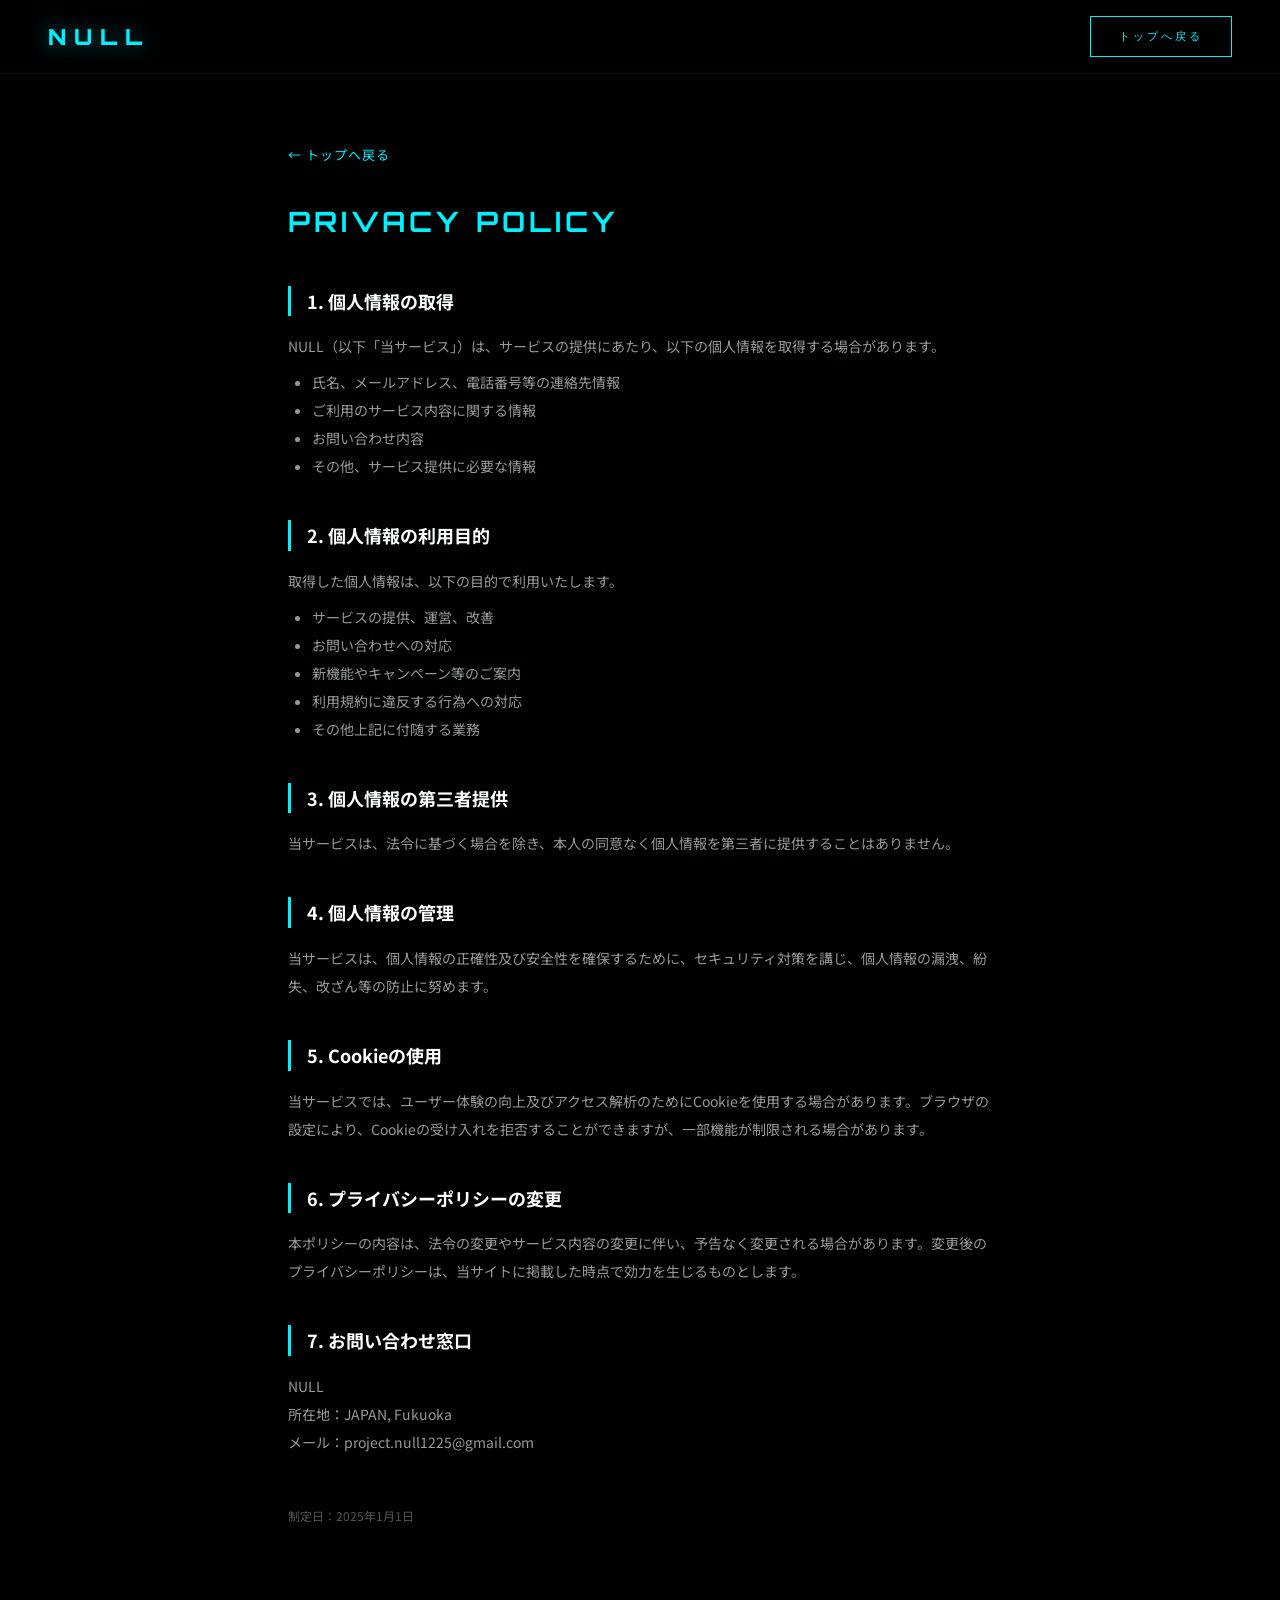
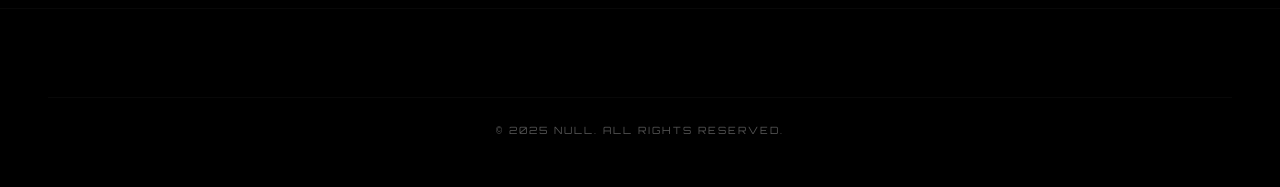
<file: privacy.html>
<!DOCTYPE html>
<html lang="ja">
<head>
  <meta charset="UTF-8">
  <meta name="viewport" content="width=device-width, initial-scale=1.0">
  <title>プライバシーポリシー | NULL</title>
  <link rel="preconnect" href="https://fonts.googleapis.com">
  <link rel="preconnect" href="https://fonts.gstatic.com" crossorigin>
  <link href="https://fonts.googleapis.com/css2?family=Noto+Sans+JP:wght@300;400;500;700&family=Orbitron:wght@400;700;900&display=swap" rel="stylesheet">
  <link rel="stylesheet" href="style.css">
  <style>.legal-content{max-width:800px;margin:0 auto;padding:140px 48px 80px}.legal-content h1{font-size:28px;font-weight:700;margin-bottom:40px;color:var(--neon-blue);font-family:'Orbitron',monospace;letter-spacing:4px}.legal-content h2{font-size:18px;font-weight:700;margin:40px 0 16px;color:var(--white);border-left:3px solid var(--neon-blue);padding-left:16px}.legal-content p,.legal-content li{font-size:14px;color:var(--text-secondary);line-height:2}.legal-content ul{padding-left:24px;margin:8px 0}.legal-back{display:inline-block;margin-bottom:32px;color:var(--neon-blue);font-size:13px;letter-spacing:1px;transition:opacity 0.3s}.legal-back:hover{opacity:0.7}</style>
</head>
<body>
<nav>
  <a href="index.html" class="nav-logo">NULL</a>
  <ul class="nav-links"></ul>
  <a href="index.html" class="nav-cta">トップへ戻る</a>
</nav>
<div class="legal-content">
  <a href="index.html" class="legal-back">← トップへ戻る</a>
  <h1>PRIVACY POLICY</h1>

  <h2>1. 個人情報の取得</h2>
  <p>NULL（以下「当サービス」）は、サービスの提供にあたり、以下の個人情報を取得する場合があります。</p>
  <ul>
    <li>氏名、メールアドレス、電話番号等の連絡先情報</li>
    <li>ご利用のサービス内容に関する情報</li>
    <li>お問い合わせ内容</li>
    <li>その他、サービス提供に必要な情報</li>
  </ul>

  <h2>2. 個人情報の利用目的</h2>
  <p>取得した個人情報は、以下の目的で利用いたします。</p>
  <ul>
    <li>サービスの提供、運営、改善</li>
    <li>お問い合わせへの対応</li>
    <li>新機能やキャンペーン等のご案内</li>
    <li>利用規約に違反する行為への対応</li>
    <li>その他上記に付随する業務</li>
  </ul>

  <h2>3. 個人情報の第三者提供</h2>
  <p>当サービスは、法令に基づく場合を除き、本人の同意なく個人情報を第三者に提供することはありません。</p>

  <h2>4. 個人情報の管理</h2>
  <p>当サービスは、個人情報の正確性及び安全性を確保するために、セキュリティ対策を講じ、個人情報の漏洩、紛失、改ざん等の防止に努めます。</p>

  <h2>5. Cookieの使用</h2>
  <p>当サービスでは、ユーザー体験の向上及びアクセス解析のためにCookieを使用する場合があります。ブラウザの設定により、Cookieの受け入れを拒否することができますが、一部機能が制限される場合があります。</p>

  <h2>6. プライバシーポリシーの変更</h2>
  <p>本ポリシーの内容は、法令の変更やサービス内容の変更に伴い、予告なく変更される場合があります。変更後のプライバシーポリシーは、当サイトに掲載した時点で効力を生じるものとします。</p>

  <h2>7. お問い合わせ窓口</h2>
  <p>
    NULL<br>
    所在地：JAPAN, Fukuoka<br>
    メール：project.null1225@gmail.com
  </p>

  <p style="margin-top:48px;font-size:12px;color:var(--text-muted)">制定日：2025年1月1日</p>
</div>

<footer>
  <div style="text-align:center">
    <div class="footer-copy">© 2025 NULL. ALL RIGHTS RESERVED.</div>
  </div>
</footer>
</body>
</html>
</file>
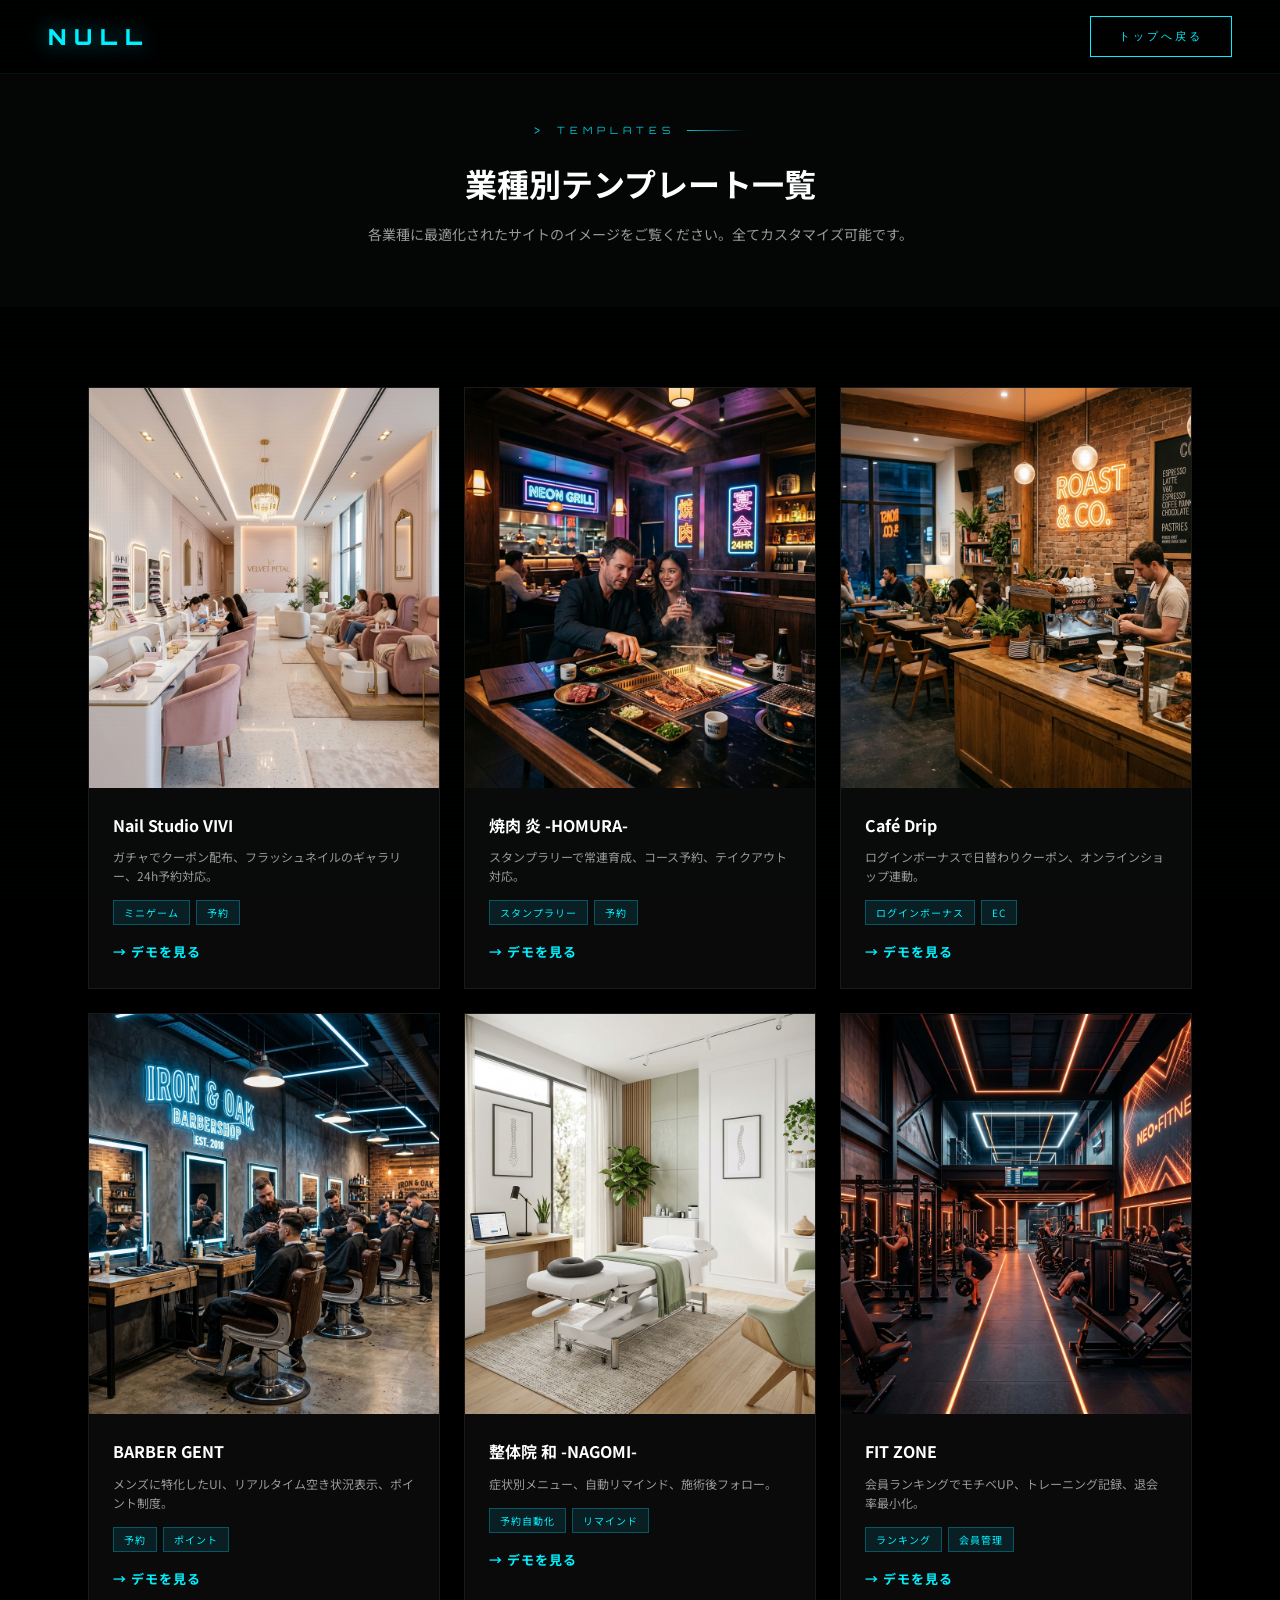
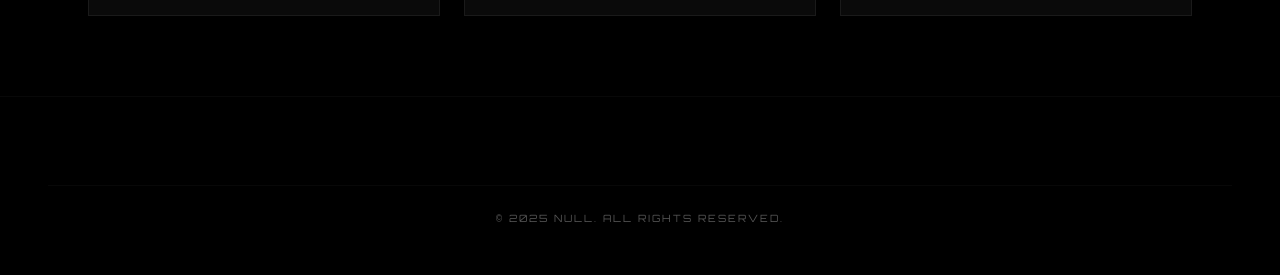
<file: templates.html>
<!DOCTYPE html>
<html lang="ja">
<head>
  <meta charset="UTF-8">
  <meta name="viewport" content="width=device-width, initial-scale=1.0">
  <title>業種別テンプレート一覧 | NULL</title>
  <link rel="preconnect" href="https://fonts.googleapis.com">
  <link rel="preconnect" href="https://fonts.gstatic.com" crossorigin>
  <link href="https://fonts.googleapis.com/css2?family=Noto+Sans+JP:wght@300;400;500;700;900&family=Orbitron:wght@400;700;900&display=swap" rel="stylesheet">
  <link rel="stylesheet" href="style.css">
  <style>
    .tmpl-hero{padding:120px 48px 60px;text-align:center;background:var(--dark-surface)}
    .tmpl-hero h1{font-size:32px;font-weight:700;margin-bottom:12px;color:var(--white)}
    .tmpl-hero p{font-size:14px;color:var(--text-secondary)}
    .tmpl-section{max-width:1200px;margin:0 auto;padding:80px 48px}
    .tmpl-grid{display:grid;grid-template-columns:repeat(3,1fr);gap:24px}
    .tmpl-card{background:var(--dark-card);border:1px solid var(--dark-border);overflow:hidden;transition:all 0.4s}
    .tmpl-card:hover{border-color:rgba(0,212,255,0.4);transform:translateY(-6px);box-shadow:0 12px 40px rgba(0,0,0,0.4)}
    .tmpl-preview{height:400px;overflow:hidden;position:relative}
    .tmpl-preview iframe{width:100%;height:100%;border:none;pointer-events:none}
    .tmpl-preview-overlay{position:absolute;inset:0;background:linear-gradient(180deg,transparent 70%,var(--dark-card) 100%);cursor:pointer}
    .tmpl-meta{padding:24px}
    .tmpl-meta h3{font-size:16px;font-weight:700;color:var(--white);margin-bottom:8px}
    .tmpl-meta p{font-size:12px;color:var(--text-secondary);line-height:1.6;margin-bottom:12px}
    .tmpl-tag{display:inline-block;font-size:10px;padding:3px 10px;background:rgba(0,212,255,0.1);border:1px solid rgba(0,212,255,0.3);color:var(--neon-blue);letter-spacing:1px;margin-right:6px}
    .tmpl-open{display:inline-block;margin-top:16px;color:var(--neon-blue);font-size:13px;font-weight:700;letter-spacing:1px;transition:opacity 0.3s}
    .tmpl-open:hover{opacity:0.7}
    @media(max-width:1024px){.tmpl-grid{grid-template-columns:repeat(2,1fr)}}
    @media(max-width:640px){.tmpl-grid{grid-template-columns:1fr}.tmpl-section{padding:60px 24px}}
  </style>
</head>
<body>
<nav>
  <a href="index.html" class="nav-logo">NULL</a>
  <ul class="nav-links"></ul>
  <a href="index.html" class="nav-cta">トップへ戻る</a>
</nav>

<div class="tmpl-hero">
  <div class="section-label" style="justify-content:center;margin-bottom:16px">TEMPLATES</div>
  <h1>業種別テンプレート一覧</h1>
  <p>各業種に最適化されたサイトのイメージをご覧ください。全てカスタマイズ可能です。</p>
</div>

<div class="tmpl-section">
  <div class="tmpl-grid" id="template-grid"></div>
</div>

<footer>
  <div style="text-align:center">
    <div class="footer-copy">© 2025 NULL. ALL RIGHTS RESERVED.</div>
  </div>
</footer>

<script>
const templates = [
  {name:"Nail Studio VIVI",type:"ネイルサロン",tags:["ミニゲーム","予約"],desc:"ガチャでクーポン配布、フラッシュネイルのギャラリー、24h予約対応。",img:"assets/tmpl_nail.jpg",url:"demo-nail.html"},
  {name:"焼肉 炎 -HOMURA-",type:"焼肉店",tags:["スタンプラリー","予約"],desc:"スタンプラリーで常連育成、コース予約、テイクアウト対応。",img:"assets/tmpl_yakiniku.jpg",url:"demo-yakiniku.html"},
  {name:"Café Drip",type:"カフェ",tags:["ログインボーナス","EC"],desc:"ログインボーナスで日替わりクーポン、オンラインショップ連動。",img:"assets/tmpl_cafe.jpg",url:"demo-cafe.html"},
  {name:"BARBER GENT",type:"理容室",tags:["予約","ポイント"],desc:"メンズに特化したUI、リアルタイム空き状況表示、ポイント制度。",img:"assets/tmpl_barber.jpg",url:"demo-barber.html"},
  {name:"整体院 和 -NAGOMI-",type:"整体院",tags:["予約自動化","リマインド"],desc:"症状別メニュー、自動リマインド、施術後フォロー。",img:"assets/tmpl_seitai.jpg",url:"demo-seitai.html"},
  {name:"FIT ZONE",type:"フィットネスジム",tags:["ランキング","会員管理"],desc:"会員ランキングでモチベUP、トレーニング記録、退会率最小化。",img:"assets/tmpl_gym.jpg",url:"demo-gym.html"},
];
const grid = document.getElementById('template-grid');
templates.forEach(t => {
  grid.innerHTML += `
    <div class="tmpl-card">
      <div class="tmpl-preview" style="padding:0;overflow:hidden;">
        <img src="${t.img}" style="width:100%;height:100%;object-fit:cover;object-position:center;transition:transform 0.4s;">
      </div>
      <div class="tmpl-meta">
        <h3>${t.name}</h3>
        <p>${t.desc}</p>
        ${t.tags.map(tag=>`<span class="tmpl-tag">${tag}</span>`).join('')}
        <br><a href="${t.url}" class="tmpl-open">→ デモを見る</a>
      </div>
    </div>`;
});
</script>
</body>
</html>
</file>
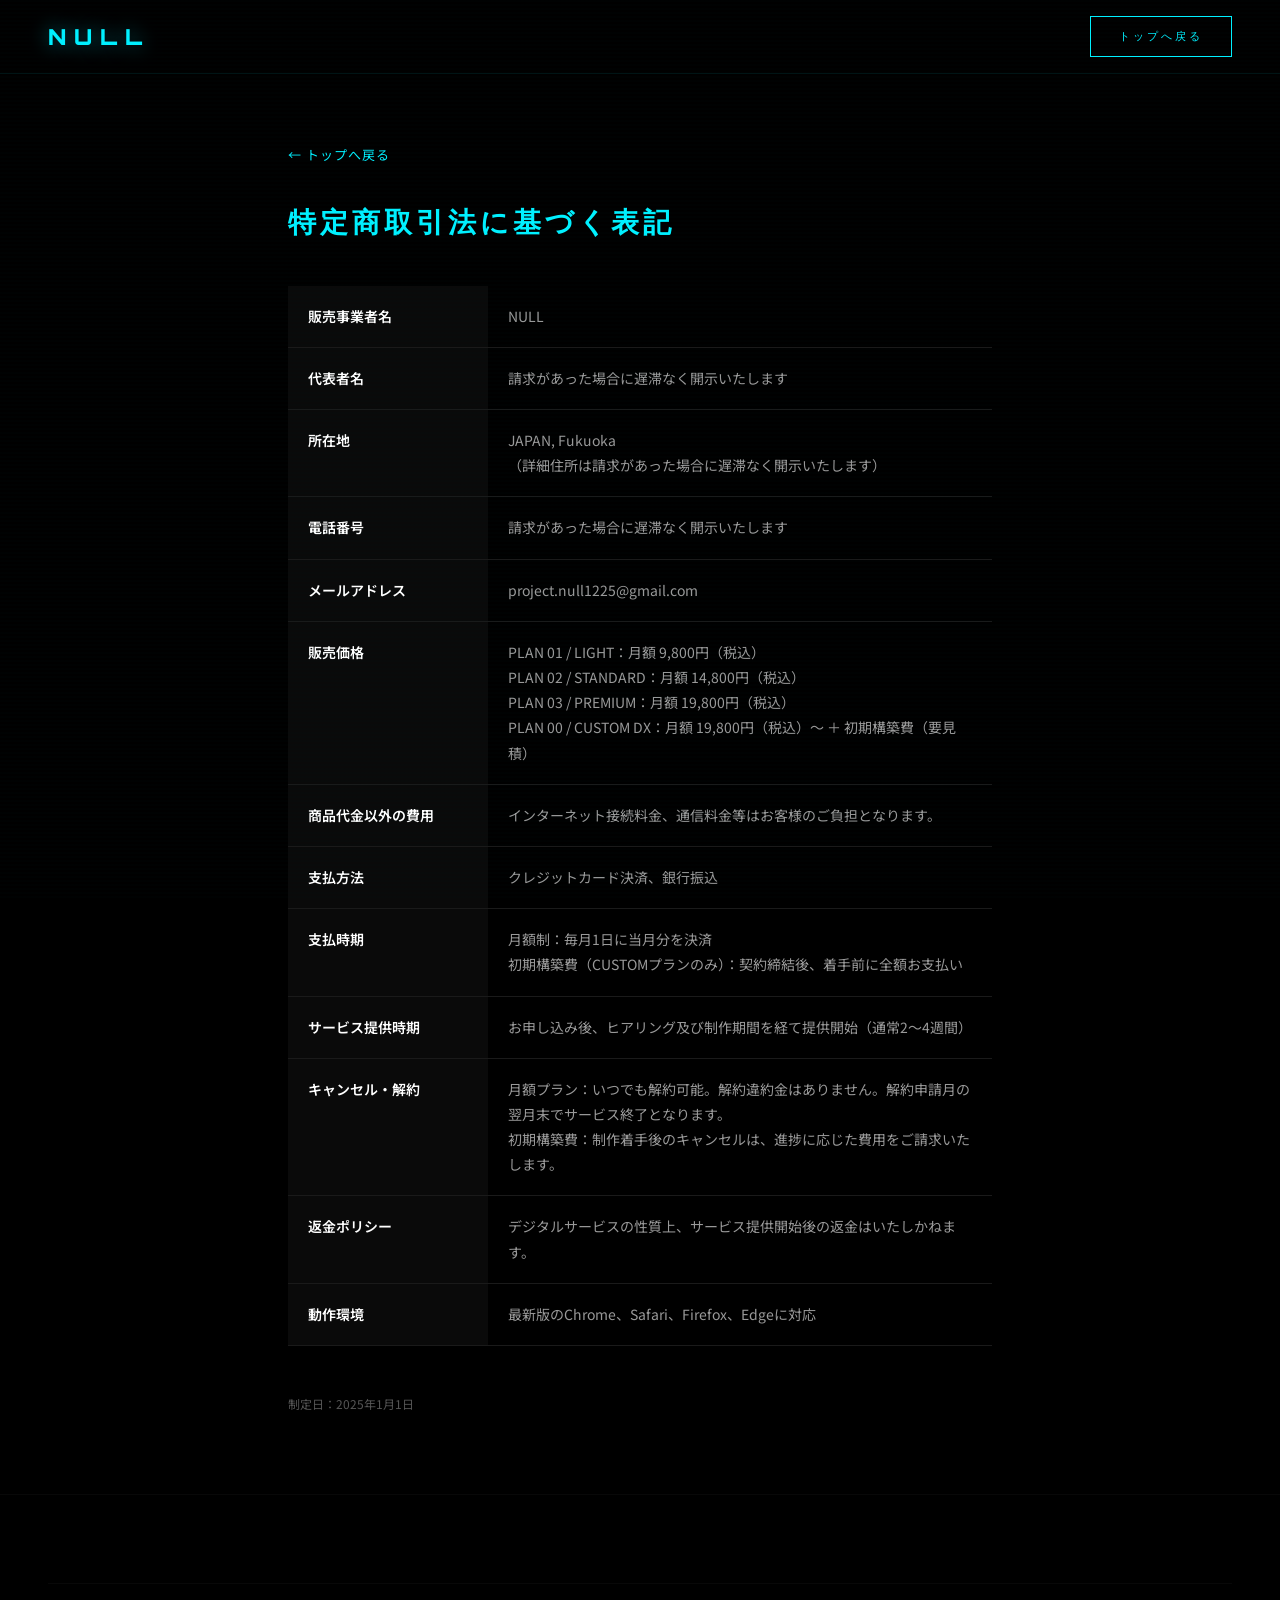
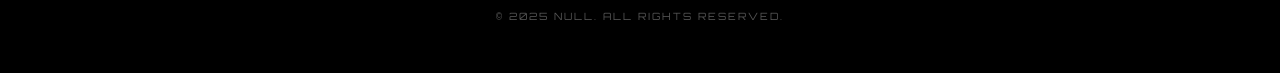
<file: tokushoho.html>
<!DOCTYPE html>
<html lang="ja">
<head>
  <meta charset="UTF-8">
  <meta name="viewport" content="width=device-width, initial-scale=1.0">
  <title>特定商取引法に基づく表記 | NULL</title>
  <link rel="preconnect" href="https://fonts.googleapis.com">
  <link rel="preconnect" href="https://fonts.gstatic.com" crossorigin>
  <link href="https://fonts.googleapis.com/css2?family=Noto+Sans+JP:wght@300;400;500;700&family=Orbitron:wght@400;700;900&display=swap" rel="stylesheet">
  <link rel="stylesheet" href="style.css">
  <style>.legal-content{max-width:800px;margin:0 auto;padding:140px 48px 80px}.legal-content h1{font-size:28px;font-weight:700;margin-bottom:40px;color:var(--neon-blue);font-family:'Orbitron',monospace;letter-spacing:4px}.legal-table{width:100%;border-collapse:collapse;margin-top:24px}.legal-table th,.legal-table td{padding:18px 20px;border-bottom:1px solid var(--dark-border);font-size:14px;line-height:1.8;text-align:left;vertical-align:top}.legal-table th{color:var(--text-primary);font-weight:600;width:200px;background:var(--dark-card)}.legal-table td{color:var(--text-secondary)}.legal-back{display:inline-block;margin-bottom:32px;color:var(--neon-blue);font-size:13px;letter-spacing:1px;transition:opacity 0.3s}.legal-back:hover{opacity:0.7}</style>
</head>
<body>
<nav>
  <a href="index.html" class="nav-logo">NULL</a>
  <ul class="nav-links"></ul>
  <a href="index.html" class="nav-cta">トップへ戻る</a>
</nav>
<div class="legal-content">
  <a href="index.html" class="legal-back">← トップへ戻る</a>
  <h1>特定商取引法に基づく表記</h1>

  <table class="legal-table">
    <tr><th>販売事業者名</th><td>NULL</td></tr>
    <tr><th>代表者名</th><td>請求があった場合に遅滞なく開示いたします</td></tr>
    <tr><th>所在地</th><td>JAPAN, Fukuoka<br>（詳細住所は請求があった場合に遅滞なく開示いたします）</td></tr>
    <tr><th>電話番号</th><td>請求があった場合に遅滞なく開示いたします</td></tr>
    <tr><th>メールアドレス</th><td>project.null1225@gmail.com</td></tr>
    <tr><th>販売価格</th><td>
      PLAN 01 / LIGHT：月額 9,800円（税込）<br>
      PLAN 02 / STANDARD：月額 14,800円（税込）<br>
      PLAN 03 / PREMIUM：月額 19,800円（税込）<br>
      PLAN 00 / CUSTOM DX：月額 19,800円（税込）〜 ＋ 初期構築費（要見積）
    </td></tr>
    <tr><th>商品代金以外の費用</th><td>インターネット接続料金、通信料金等はお客様のご負担となります。</td></tr>
    <tr><th>支払方法</th><td>クレジットカード決済、銀行振込</td></tr>
    <tr><th>支払時期</th><td>月額制：毎月1日に当月分を決済<br>初期構築費（CUSTOMプランのみ）：契約締結後、着手前に全額お支払い</td></tr>
    <tr><th>サービス提供時期</th><td>お申し込み後、ヒアリング及び制作期間を経て提供開始（通常2〜4週間）</td></tr>
    <tr><th>キャンセル・解約</th><td>月額プラン：いつでも解約可能。解約違約金はありません。解約申請月の翌月末でサービス終了となります。<br>初期構築費：制作着手後のキャンセルは、進捗に応じた費用をご請求いたします。</td></tr>
    <tr><th>返金ポリシー</th><td>デジタルサービスの性質上、サービス提供開始後の返金はいたしかねます。</td></tr>
    <tr><th>動作環境</th><td>最新版のChrome、Safari、Firefox、Edgeに対応</td></tr>
  </table>

  <p style="margin-top:48px;font-size:12px;color:var(--text-muted)">制定日：2025年1月1日</p>
</div>

<footer>
  <div style="text-align:center">
    <div class="footer-copy">© 2025 NULL. ALL RIGHTS RESERVED.</div>
  </div>
</footer>
</body>
</html>
</file>
<file: style.css>
/* ============================================================
   NULL — CYBERPUNK SYSTEM LOG DESIGN SYSTEM
   Background: #000000 | Text: #FFFFFF | Accent: #00F0FF
   ============================================================ */

:root {
  --neon-blue: #00F0FF;
  --neon-green: #39ff8a;
  --neon-pink: #ff2d95;
  --dark-bg: #000000;
  --dark-surface: #050505;
  --dark-card: #0a0a0a;
  --dark-border: #1a1a1a;
  --text-primary: #FFFFFF;
  --text-secondary: #999999;
  --text-muted: #555555;
  --white: #FFFFFF;
}

/* ============================================================
   OPENING ANIMATION — TERMINAL BOOT SEQUENCE
   ============================================================ */
#opening-overlay {
  position: fixed;
  inset: 0;
  z-index: 99999;
  background: #000;
  display: flex;
  flex-direction: column;
  align-items: center;
  justify-content: center;
  animation: overlayFadeOut 0.5s ease 2.6s forwards;
  overflow: hidden;
}
#opening-overlay .boot-scanline {
  position: absolute;
  inset: 0;
  background: repeating-linear-gradient(
    0deg, transparent, transparent 2px,
    rgba(0, 240, 255, 0.015) 2px, rgba(0, 240, 255, 0.015) 4px
  );
  pointer-events: none;
}
#opening-overlay .boot-line {
  position: absolute;
  top: 0; left: 0; right: 0;
  height: 2px;
  background: linear-gradient(90deg, transparent, rgba(0, 240, 255, 0.4), transparent);
  animation: bootScan 1.8s ease-in-out;
}
@keyframes bootScan {
  0%   { top: 0%; opacity: 0; }
  10%  { opacity: 1; }
  100% { top: 100%; opacity: 0; }
}
#opening-overlay .boot-logo {
  font-family: 'Orbitron', monospace;
  font-size: clamp(36px, 6vw, 72px);
  font-weight: 900;
  color: #fff;
  letter-spacing: 16px;
  text-transform: uppercase;
  opacity: 0;
  animation: bootLogoIn 0.4s ease 0.6s forwards;
  position: relative;
}
#opening-overlay .boot-logo .boot-underscore {
  color: var(--neon-blue);
  animation: cursorBlink 0.5s steps(1) infinite;
}
@keyframes bootLogoIn {
  0%   { opacity: 0; transform: scale(0.8); filter: blur(8px); }
  60%  { opacity: 1; transform: scale(1.02); filter: blur(0); }
  80%  { transform: scale(0.99); }
  100% { opacity: 1; transform: scale(1); filter: blur(0); }
}
@keyframes cursorBlink {
  0%, 100% { opacity: 1; }
  50% { opacity: 0; }
}
#opening-overlay .boot-sub {
  font-family: 'Orbitron', monospace;
  font-size: 10px;
  letter-spacing: 6px;
  color: var(--neon-blue);
  margin-top: 16px;
  opacity: 0;
  animation: bootSubIn 0.4s ease 1.2s forwards;
}
@keyframes bootSubIn {
  0%   { opacity: 0; transform: translateY(10px); }
  100% { opacity: 0.7; transform: translateY(0); }
}
#opening-overlay .boot-progress {
  width: clamp(200px, 30vw, 320px);
  height: 2px;
  background: rgba(0, 240, 255, 0.1);
  margin-top: 32px;
  overflow: hidden;
  opacity: 0;
  animation: bootSubIn 0.3s ease 1.0s forwards;
}
#opening-overlay .boot-progress-bar {
  height: 100%;
  width: 0;
  background: var(--neon-blue);
  box-shadow: 0 0 12px var(--neon-blue);
  animation: bootLoad 1.4s ease 1.0s forwards;
}
@keyframes bootLoad {
  0%   { width: 0; }
  30%  { width: 40%; }
  60%  { width: 75%; }
  90%  { width: 95%; }
  100% { width: 100%; }
}
#opening-overlay .boot-glitch {
  position: absolute;
  inset: 0;
  opacity: 0;
  background: rgba(0, 240, 255, 0.03);
  animation: bootGlitch 2.4s steps(1) both;
}
@keyframes bootGlitch {
  0%, 15%, 17%, 30%, 32%, 100% { opacity: 0; }
  16%, 31% { opacity: 1; }
}
@keyframes overlayFadeOut {
  0%   { opacity: 1; pointer-events: auto; }
  100% { opacity: 0; pointer-events: none; visibility: hidden; }
}

/* ============================================================
   BACKGROUND PARTICLE CANVAS
   ============================================================ */
#bg-particles {
  position: fixed;
  inset: 0;
  z-index: 1;
  pointer-events: none;
}

section, footer {
  position: relative;
  z-index: 2;
}

/* ============================================================
   NEON TEXT GLOW EFFECT (toned down for readability)
   ============================================================ */
.neon-text {
  color: var(--neon-blue) !important;
  text-shadow:
    0 0 6px rgba(0, 240, 255, 0.5),
    0 0 16px rgba(0, 240, 255, 0.25);
}

/* ============================================================
   STATS COUNTER SECTION
   ============================================================ */
#stats {
  background: var(--dark-bg);
  position: relative;
  overflow: hidden;
}
.stats-grid {
  display: grid;
  grid-template-columns: repeat(3, 1fr);
  gap: 2px;
  max-width: 900px;
  margin: 48px auto 0;
}
.stat-item {
  text-align: center;
  padding: 40px 20px;
  background: var(--dark-card);
  border: 1px solid var(--dark-border);
  transition: all 0.3s;
}
.stat-item:hover {
  border-color: rgba(0, 240, 255, 0.2);
  background: rgba(0, 240, 255, 0.02);
}
.stat-number {
  font-family: 'Orbitron', monospace;
  font-size: clamp(32px, 4vw, 48px);
  font-weight: 900;
  color: var(--neon-blue);
  line-height: 1;
  margin-bottom: 8px;
}
.stat-label {
  font-size: 12px;
  color: var(--text-secondary);
  letter-spacing: 2px;
}

/* ============================================================
   PRICING — DAILY COST BREAKDOWN
   ============================================================ */
.pricing-daily {
  margin-top: 8px;
  font-size: 12px;
  color: var(--text-muted);
  letter-spacing: 1px;
}
.pricing-daily strong {
  color: var(--neon-green);
  font-family: 'Orbitron', monospace;
  font-size: 14px;
  font-weight: 900;
}

* { margin: 0; padding: 0; box-sizing: border-box; }
html {
  scroll-behavior: smooth;
  overflow-x: hidden;
  width: 100%;
}

body {
  background: var(--dark-bg);
  color: var(--text-primary);
  font-family: 'Noto Sans JP', 'Inter', sans-serif;
  overflow-x: hidden;
  width: 100%;
  line-height: 1.7;
}

/* Scanline overlay */
body::after {
  content: '';
  position: fixed;
  inset: 0;
  background: repeating-linear-gradient(
    0deg,
    transparent,
    transparent 2px,
    rgba(0, 240, 255, 0.008) 2px,
    rgba(0, 240, 255, 0.008) 4px
  );
  pointer-events: none;
  z-index: 9999;
}

::-webkit-scrollbar { width: 3px; }
::-webkit-scrollbar-track { background: #000; }
::-webkit-scrollbar-thumb { background: var(--neon-blue); border-radius: 0; }
a { color: inherit; text-decoration: none; }

/* ============================================================
   NAVIGATION
   ============================================================ */
nav {
  position: fixed;
  top: 0; left: 0; right: 0;
  z-index: 1000;
  display: flex;
  align-items: center;
  justify-content: space-between;
  padding: 16px 48px;
  background: rgba(0, 0, 0, 0.92);
  backdrop-filter: blur(24px);
  border-bottom: 1px solid rgba(0, 240, 255, 0.08);
}

.nav-logo {
  font-family: 'Orbitron', monospace;
  font-size: 22px;
  font-weight: 900;
  color: var(--neon-blue);
  letter-spacing: 8px;
  text-shadow: 0 0 20px rgba(0, 240, 255, 0.5);
  position: relative;
}

.nav-links {
  display: flex;
  gap: 36px;
  list-style: none;
}

.nav-links a {
  color: var(--text-muted);
  font-size: 11px;
  letter-spacing: 3px;
  transition: color 0.3s;
  font-weight: 400;
  text-transform: uppercase;
  font-family: 'Orbitron', monospace;
}
.nav-links a:hover { color: var(--neon-blue); }

.nav-cta {
  background: transparent;
  border: 1px solid var(--neon-blue);
  color: var(--neon-blue);
  padding: 10px 28px;
  font-size: 11px;
  letter-spacing: 3px;
  cursor: pointer;
  transition: all 0.3s;
  display: inline-block;
  font-family: 'Orbitron', monospace;
}
.nav-cta:hover {
  background: var(--neon-blue);
  color: #000;
  box-shadow: 0 0 40px rgba(0, 240, 255, 0.4);
}

/* ============================================================
   HERO
   ============================================================ */
#hero {
  min-height: 100vh;
  display: grid;
  grid-template-columns: 1fr 1fr;
  align-items: center;
  position: relative;
  overflow: hidden;
  padding-top: 80px;
}

.hero-bg {
  position: absolute;
  inset: 0;
  background:
    radial-gradient(ellipse 50% 70% at 80% 50%, rgba(0, 240, 255, 0.04) 0%, transparent 70%),
    radial-gradient(ellipse 30% 50% at 20% 80%, rgba(0, 240, 255, 0.02) 0%, transparent 60%),
    #000000;
}

.hero-grid-lines {
  position: absolute;
  inset: 0;
  background-image:
    linear-gradient(rgba(0, 240, 255, 0.02) 1px, transparent 1px),
    linear-gradient(90deg, rgba(0, 240, 255, 0.02) 1px, transparent 1px);
  background-size: 80px 80px;
}

.hero-content {
  position: relative;
  z-index: 2;
  padding: 80px 60px 80px 80px;
}

.hero-badge {
  display: inline-flex;
  align-items: center;
  gap: 10px;
  background: rgba(0, 240, 255, 0.04);
  border: 1px solid rgba(0, 240, 255, 0.2);
  padding: 8px 20px;
  margin-bottom: 32px;
  font-size: 10px;
  letter-spacing: 4px;
  color: var(--neon-blue);
  text-transform: uppercase;
  font-family: 'Orbitron', monospace;
}
.hero-badge::before {
  content: '';
  width: 6px; height: 6px;
  background: var(--neon-blue);
  box-shadow: 0 0 10px var(--neon-blue);
  animation: pulse 2s infinite;
}
@keyframes pulse {
  0%, 100% { opacity: 1; transform: scale(1); }
  50% { opacity: 0.3; transform: scale(0.6); }
}

.hero-title {
  font-family: 'Orbitron', monospace;
  font-size: clamp(48px, 5vw, 72px);
  font-weight: 900;
  line-height: 1.1;
  margin-bottom: 8px;
  color: var(--white);
  letter-spacing: 4px;
}
.hero-title-sub {
  font-size: clamp(18px, 2vw, 26px);
  font-family: 'Noto Sans JP', sans-serif;
  font-weight: 300;
  color: var(--text-secondary);
  letter-spacing: 4px;
  display: block;
  margin-bottom: 8px;
}
.hero-title-null {
  color: var(--neon-blue);
  display: block;
  font-size: clamp(72px, 8vw, 120px);
  text-shadow:
    0 0 80px rgba(0, 240, 255, 0.6),
    0 0 160px rgba(0, 240, 255, 0.2);
  animation: glowPulse 4s ease-in-out infinite;
  position: relative;
}
@keyframes glowPulse {
  0%, 100% {
    text-shadow: 0 0 80px rgba(0, 240, 255, 0.6), 0 0 160px rgba(0, 240, 255, 0.15);
  }
  50% {
    text-shadow: 0 0 120px rgba(0, 240, 255, 0.9), 0 0 200px rgba(0, 240, 255, 0.3);
  }
}

.hero-sub {
  font-size: 16px;
  color: var(--text-secondary);
  margin-bottom: 20px;
  font-weight: 300;
  letter-spacing: 2px;
  font-family: 'Orbitron', monospace;
  font-size: 12px;
}

.hero-catchcopy {
  font-size: clamp(16px, 1.8vw, 22px);
  color: var(--text-primary);
  margin-bottom: 16px;
  font-weight: 500;
  line-height: 2;
  border-left: 2px solid var(--neon-blue);
  padding-left: 24px;
  position: relative;
}
.hero-catchcopy::before {
  content: '';
  position: absolute;
  left: -1px;
  top: 0;
  width: 2px;
  height: 100%;
  background: var(--neon-blue);
  box-shadow: 0 0 12px var(--neon-blue);
}

.hero-desc {
  font-size: 13px;
  color: var(--text-secondary);
  margin-bottom: 40px;
  line-height: 2;
}

.hero-zero-badge {
  display: inline-flex;
  align-items: center;
  gap: 20px;
  background: rgba(0, 240, 255, 0.03);
  border: 1px solid rgba(0, 240, 255, 0.15);
  padding: 20px 32px;
  margin-bottom: 40px;
}
.hero-zero-number {
  font-family: 'Orbitron', monospace;
  font-size: 42px;
  font-weight: 900;
  color: var(--neon-blue);
  line-height: 1;
  text-shadow: 0 0 30px rgba(0, 240, 255, 0.5);
}
.hero-zero-text {
  font-size: 12px;
  color: var(--text-secondary);
  line-height: 1.5;
  letter-spacing: 1px;
}
.hero-zero-text strong {
  display: block;
  color: var(--text-primary);
  font-size: 14px;
  margin-bottom: 4px;
  letter-spacing: 2px;
}

.hero-btns {
  display: flex;
  gap: 16px;
  flex-wrap: wrap;
}

.hero-image-wrap {
  position: relative;
  z-index: 2;
  display: flex;
  justify-content: center;
  align-items: flex-end;
  height: 100vh;
}
.hero-image-wrap img {
  height: 90vh;
  max-height: 800px;
  width: auto;
  object-fit: contain;
  filter: drop-shadow(0 0 80px rgba(0, 240, 255, 0.3));
  animation: floatY 6s ease-in-out infinite;
}
@keyframes floatY {
  0%, 100% { transform: translateY(0); }
  50% { transform: translateY(-14px); }
}
.hero-image-glow {
  position: absolute;
  bottom: 0; left: 50%;
  transform: translateX(-50%);
  width: 500px; height: 250px;
  background: radial-gradient(ellipse at center bottom, rgba(0, 240, 255, 0.15) 0%, transparent 70%);
  pointer-events: none;
}

/* ============================================================
   BUTTONS
   ============================================================ */
.btn-primary {
  background: var(--neon-blue);
  color: #000;
  padding: 16px 40px;
  font-family: 'Orbitron', monospace;
  font-size: 12px;
  font-weight: 700;
  letter-spacing: 3px;
  border: none;
  cursor: pointer;
  transition: all 0.3s;
  display: inline-block;
  text-transform: uppercase;
}
.btn-primary:hover {
  box-shadow: 0 0 50px rgba(0, 240, 255, 0.5), 0 0 100px rgba(0, 240, 255, 0.2);
  transform: translateY(-2px);
}

.btn-secondary {
  background: transparent;
  color: var(--text-primary);
  padding: 16px 40px;
  font-family: 'Orbitron', monospace;
  font-size: 12px;
  font-weight: 500;
  letter-spacing: 3px;
  border: 1px solid rgba(255, 255, 255, 0.15);
  cursor: pointer;
  transition: all 0.3s;
  display: inline-block;
  text-transform: uppercase;
}
.btn-secondary:hover {
  border-color: var(--neon-blue);
  color: var(--neon-blue);
  transform: translateY(-2px);
}

.btn-line {
  background: #06C755;
  color: #fff;
  padding: 16px 40px;
  font-size: 13px;
  font-weight: 700;
  letter-spacing: 2px;
  border: none;
  cursor: pointer;
  transition: all 0.3s;
  display: inline-flex;
  align-items: center;
  gap: 10px;
}
.btn-line:hover {
  box-shadow: 0 0 30px rgba(6, 199, 85, 0.5);
  transform: translateY(-2px);
}

/* ============================================================
   SECTIONS COMMON
   ============================================================ */
section { position: relative; }

.section-inner {
  max-width: 1200px;
  margin: 0 auto;
  padding: 120px 48px;
}

.section-label {
  font-family: 'Orbitron', monospace;
  font-size: 10px;
  letter-spacing: 5px;
  color: var(--neon-blue);
  text-transform: uppercase;
  margin-bottom: 20px;
  display: flex;
  align-items: center;
  justify-content: center;
  gap: 12px;
  opacity: 0.8;
}
.section-label::before {
  content: '>';
  color: var(--neon-blue);
  font-size: 12px;
}
.section-label::after {
  content: '';
  height: 1px;
  width: 60px;
  background: linear-gradient(90deg, var(--neon-blue), transparent);
}

.section-title {
  font-size: clamp(28px, 3.5vw, 44px);
  font-weight: 700;
  line-height: 1.3;
  margin-bottom: 20px;
  color: var(--white);
  text-align: center;
}

.section-desc {
  font-size: 14px;
  color: var(--text-secondary);
  line-height: 2;
  max-width: 640px;
  text-align: center;
  margin-left: auto;
  margin-right: auto;
}

.neon-line-h {
  height: 1px;
  background: linear-gradient(90deg, transparent, rgba(0, 240, 255, 0.3), transparent);
}

/* ============================================================
   PROBLEM & SOLUTION
   ============================================================ */
#problem { background: var(--dark-surface); }

.problem-grid {
  display: grid;
  grid-template-columns: 1fr 1fr;
  gap: 80px;
  align-items: center;
  margin-top: 80px;
}

.problem-image {
  position: relative;
  overflow: hidden;
}
.problem-image img {
  width: 100%;
  height: 560px;
  object-fit: cover;
  object-position: center 30%;
  filter: grayscale(30%) brightness(0.8);
  transition: all 0.5s;
}
.problem-image:hover img {
  filter: grayscale(0%) brightness(1);
}
.problem-image-overlay {
  position: absolute;
  inset: 0;
  background: linear-gradient(135deg, rgba(0, 240, 255, 0.05) 0%, transparent 60%);
  border: 1px solid rgba(0, 240, 255, 0.1);
}

.problem-points {
  display: flex;
  flex-direction: column;
  gap: 24px;
}

.problem-point {
  display: flex;
  gap: 20px;
  padding: 24px;
  background: var(--dark-card);
  border: 1px solid var(--dark-border);
  border-left: 2px solid var(--neon-blue);
  transition: all 0.3s;
}
.problem-point:hover {
  border-color: rgba(0, 240, 255, 0.3);
  background: rgba(0, 240, 255, 0.03);
  transform: translateX(4px);
}
.problem-icon {
  font-size: 28px;
  flex-shrink: 0;
  width: 48px;
  text-align: center;
}
.problem-point-title {
  font-size: 14px;
  font-weight: 700;
  color: var(--text-primary);
  margin-bottom: 6px;
  letter-spacing: 1px;
}
.problem-point-text {
  font-size: 13px;
  color: var(--text-secondary);
  line-height: 1.8;
}

.solution-banner {
  margin-top: 64px;
  padding: 48px;
  background: rgba(0, 240, 255, 0.03);
  border: 1px solid rgba(0, 240, 255, 0.15);
  text-align: center;
  position: relative;
  overflow: hidden;
}
.solution-banner::before {
  content: '';
  position: absolute;
  top: 0; left: 0; right: 0;
  height: 1px;
  background: linear-gradient(90deg, transparent, var(--neon-blue), transparent);
}
.solution-banner h3 {
  font-size: clamp(18px, 2.5vw, 28px);
  font-weight: 700;
  color: var(--neon-blue);
  margin-bottom: 16px;
}
.solution-banner p {
  font-size: 14px;
  color: var(--text-secondary);
  line-height: 2;
}

/* ============================================================
   FEATURES
   ============================================================ */
#features { background: var(--dark-bg); }

.features-grid {
  display: grid;
  grid-template-columns: repeat(3, 1fr);
  gap: 2px;
  margin-top: 80px;
}

.feature-card {
  background: var(--dark-card);
  padding: 48px 36px;
  position: relative;
  overflow: hidden;
  transition: all 0.4s;
  border: 1px solid var(--dark-border);
}
.feature-card::before {
  content: '';
  position: absolute;
  top: 0; left: 0; right: 0;
  height: 1px;
  background: linear-gradient(90deg, transparent, var(--neon-blue), transparent);
  opacity: 0;
  transition: opacity 0.4s;
}
.feature-card:hover::before { opacity: 1; }
.feature-card:hover {
  background: rgba(0, 240, 255, 0.03);
  transform: translateY(-4px);
}

.feature-number {
  font-family: 'Orbitron', monospace;
  font-size: 10px;
  letter-spacing: 4px;
  color: var(--neon-blue);
  margin-bottom: 24px;
  opacity: 0.6;
}

.feature-icon-wrap {
  width: 64px; height: 64px;
  background: rgba(0, 240, 255, 0.05);
  border: 1px solid rgba(0, 240, 255, 0.15);
  display: flex;
  align-items: center;
  justify-content: center;
  margin-bottom: 28px;
  font-size: 28px;
}

.feature-title {
  font-size: 18px;
  font-weight: 700;
  color: var(--white);
  margin-bottom: 16px;
  line-height: 1.4;
}
.feature-title span {
  display: block;
  font-size: 11px;
  color: var(--neon-blue);
  font-family: 'Orbitron', monospace;
  letter-spacing: 3px;
  font-weight: 400;
  margin-bottom: 8px;
}

.feature-text {
  font-size: 13px;
  color: var(--text-secondary);
  line-height: 2;
}

.feature-detail {
  margin-top: 24px;
  padding-top: 24px;
  border-top: 1px solid var(--dark-border);
  font-size: 11px;
  color: var(--neon-blue);
  letter-spacing: 1px;
  opacity: 0.7;
}

.features-images {
  display: grid;
  grid-template-columns: repeat(3, 1fr);
  gap: 2px;
  margin-top: 2px;
}
.feature-img-cell {
  height: 280px;
  overflow: hidden;
  position: relative;
}
.feature-img-cell img {
  width: 100%; height: 100%;
  object-fit: cover;
  object-position: center 25%;
  transition: transform 0.6s;
  filter: brightness(0.6) saturate(0.8);
}
.feature-img-cell:hover img {
  transform: scale(1.05);
  filter: brightness(0.85) saturate(1);
}
.feature-img-overlay {
  position: absolute;
  inset: 0;
  background: linear-gradient(0deg, rgba(0, 0, 0, 0.8) 0%, transparent 60%);
}

/* ============================================================
   DEMO — MINI-GAME ROULETTE
   ============================================================ */
#demo { background: var(--dark-bg); }

.demo-grid {
  display: grid;
  grid-template-columns: 1fr 1fr;
  gap: 60px;
  align-items: center;
  margin-top: 60px;
}

.demo-visual {
  background: var(--dark-card);
  border: 1px solid var(--dark-border);
  padding: 40px;
  text-align: center;
  position: relative;
  overflow: hidden;
}
.demo-visual img {
  width: 100%;
  max-width: 500px;
  border: 1px solid var(--dark-border);
}

.demo-info h3 {
  font-size: 22px;
  font-weight: 700;
  margin-bottom: 16px;
  color: var(--white);
}
.demo-info p {
  font-size: 14px;
  color: var(--text-secondary);
  line-height: 2;
  margin-bottom: 16px;
}

.demo-features-list {
  list-style: none;
  display: flex;
  flex-direction: column;
  gap: 10px;
}
.demo-features-list li {
  display: flex;
  align-items: center;
  gap: 12px;
  font-size: 13px;
  color: var(--text-primary);
  padding: 14px 20px;
  background: rgba(0, 240, 255, 0.03);
  border: 1px solid rgba(0, 240, 255, 0.08);
  transition: all 0.3s;
}
.demo-features-list li:hover {
  background: rgba(0, 240, 255, 0.06);
  border-color: rgba(0, 240, 255, 0.2);
}
.demo-features-list li .df-icon {
  font-size: 20px;
  width: 36px;
  text-align: center;
  flex-shrink: 0;
}

/* Roulette — Premium Design */
.roulette-container {
  display: flex;
  flex-direction: column;
  align-items: center;
  gap: 32px;
  padding: 48px 20px;
}

.roulette-wheel-wrap {
  position: relative;
  width: 360px; height: 360px;
}

.roulette-pointer {
  position: absolute;
  top: -20px;
  left: 50%;
  transform: translateX(-50%);
  z-index: 10;
  width: 0; height: 0;
  border-left: 18px solid transparent;
  border-right: 18px solid transparent;
  border-top: 36px solid var(--neon-blue);
  filter: drop-shadow(0 0 12px rgba(0, 240, 255, 0.8));
  animation: pointerPulse 1.5s ease-in-out infinite;
}
@keyframes pointerPulse {
  0%, 100% { filter: drop-shadow(0 0 12px rgba(0, 240, 255, 0.8)); }
  50% { filter: drop-shadow(0 0 24px rgba(0, 240, 255, 1)); }
}

.roulette-wheel {
  width: 360px; height: 360px;
  border-radius: 50%;
  position: relative;
  overflow: hidden;
  border: 4px solid var(--neon-blue);
  box-shadow:
    0 0 50px rgba(0, 240, 255, 0.25),
    0 0 100px rgba(0, 240, 255, 0.08),
    inset 0 0 40px rgba(0, 240, 255, 0.06);
  transition: transform 5s cubic-bezier(0.15, 0.60, 0.08, 1.0);
}

.roulette-wheel canvas {
  width: 100%; height: 100%;
  display: block;
}

.roulette-center {
  position: absolute;
  top: 50%; left: 50%;
  transform: translate(-50%, -50%);
  width: 64px; height: 64px;
  background: radial-gradient(circle, #111 0%, #000 100%);
  border: 3px solid var(--neon-blue);
  border-radius: 50%;
  display: flex;
  align-items: center;
  justify-content: center;
  font-family: 'Orbitron', monospace;
  font-size: 10px;
  color: var(--neon-blue);
  letter-spacing: 2px;
  z-index: 5;
  box-shadow:
    0 0 20px rgba(0, 240, 255, 0.4),
    inset 0 0 10px rgba(0, 240, 255, 0.1);
  text-shadow: 0 0 10px rgba(0, 240, 255, 0.6);
}

.roulette-btn {
  background: transparent;
  border: 2px solid var(--neon-blue);
  color: var(--neon-blue);
  padding: 16px 64px;
  font-family: 'Orbitron', monospace;
  font-size: 16px;
  font-weight: 700;
  letter-spacing: 6px;
  cursor: pointer;
  transition: all 0.3s;
  text-transform: uppercase;
  position: relative;
  overflow: hidden;
}
.roulette-btn::before {
  content: '';
  position: absolute;
  inset: 0;
  background: linear-gradient(90deg, transparent, rgba(0, 240, 255, 0.1), transparent);
  transform: translateX(-100%);
  transition: transform 0.5s;
}
.roulette-btn:hover::before { transform: translateX(100%); }
.roulette-btn:hover {
  background: var(--neon-blue);
  color: #000;
  box-shadow: 0 0 50px rgba(0, 240, 255, 0.5), 0 0 100px rgba(0, 240, 255, 0.15);
}
.roulette-btn:disabled {
  opacity: 0.3;
  cursor: not-allowed;
}
.roulette-btn:disabled:hover {
  background: transparent;
  color: var(--neon-blue);
  box-shadow: none;
}

.roulette-result {
  font-family: 'Orbitron', monospace;
  font-size: 20px;
  font-weight: 700;
  color: var(--neon-blue);
  letter-spacing: 3px;
  min-height: 32px;
  text-shadow: 0 0 30px rgba(0, 240, 255, 0.6);
  transition: all 0.3s;
}

/* Win celebration */
@keyframes resultGlow {
  0% { transform: scale(1); }
  50% { transform: scale(1.08); }
  100% { transform: scale(1); }
}
.roulette-result.win {
  animation: resultGlow 0.6s ease-in-out 3;
}

/* ============================================================
   COMPARISON
   ============================================================ */
#comparison { background: var(--dark-surface); }

.compare-table {
  width: 100%;
  border-collapse: collapse;
  margin-top: 60px;
}
.compare-table thead th {
  padding: 20px 16px;
  font-size: 12px;
  letter-spacing: 2px;
  color: var(--text-muted);
  text-align: center;
  border-bottom: 1px solid var(--dark-border);
  font-family: 'Orbitron', monospace;
}
.compare-table thead th:first-child { text-align: left; }
.compare-table thead th.highlight {
  color: var(--neon-blue);
  font-weight: 700;
  background: rgba(0, 240, 255, 0.03);
  border-bottom: 1px solid var(--neon-blue);
}
.compare-table tbody td {
  padding: 18px 16px;
  font-size: 13px;
  color: var(--text-secondary);
  text-align: center;
  border-bottom: 1px solid rgba(255, 255, 255, 0.03);
}
.compare-table tbody td:first-child {
  text-align: left;
  color: var(--text-primary);
  font-weight: 500;
}
.compare-table tbody td.highlight {
  background: rgba(0, 240, 255, 0.02);
  color: var(--neon-blue);
  font-weight: 700;
}
.compare-table .check { color: var(--neon-green); }
.compare-table .cross { color: #ff2d55; }
.compare-table .partial { color: #ff9500; }

/* ============================================================
   TEMPLATES
   ============================================================ */
#templates { background: var(--dark-bg); }

.templates-grid {
  display: grid;
  grid-template-columns: repeat(3, 1fr);
  gap: 20px;
  margin-top: 60px;
}

.template-card {
  background: var(--dark-card);
  border: 1px solid var(--dark-border);
  overflow: hidden;
  transition: all 0.4s;
  cursor: pointer;
}
.template-card:hover {
  border-color: rgba(0, 240, 255, 0.3);
  transform: translateY(-6px);
  box-shadow: 0 16px 48px rgba(0, 0, 0, 0.6);
}

.template-thumb {
  height: 200px;
  background: var(--dark-surface);
  display: flex;
  align-items: center;
  justify-content: center;
  position: relative;
  overflow: hidden;
}

.template-info { padding: 24px; }
.template-info h4 {
  font-size: 15px;
  font-weight: 700;
  color: var(--white);
  margin-bottom: 8px;
}
.template-info p {
  font-size: 12px;
  color: var(--text-secondary);
  line-height: 1.7;
}
.template-badge {
  display: inline-block;
  font-size: 9px;
  padding: 3px 10px;
  background: rgba(0, 240, 255, 0.06);
  border: 1px solid rgba(0, 240, 255, 0.2);
  color: var(--neon-blue);
  letter-spacing: 2px;
  margin-top: 10px;
  font-family: 'Orbitron', monospace;
}

/* ============================================================
   PRICING
   ============================================================ */
#pricing { background: var(--dark-surface); }

.pricing-header {
  text-align: center;
  margin-bottom: 80px;
}
.pricing-header .section-label {
  justify-content: center;
}
.pricing-header .section-label::after { display: none; }

.pricing-grid {
  display: grid;
  grid-template-columns: repeat(4, 1fr);
  gap: 2px;
}

.pricing-card {
  background: var(--dark-card);
  padding: 40px 28px;
  border: 1px solid var(--dark-border);
  position: relative;
  transition: all 0.4s;
  display: flex;
  flex-direction: column;
}
.pricing-card:hover {
  transform: translateY(-6px);
  border-color: rgba(0, 240, 255, 0.2);
}

.pricing-card.featured {
  background: linear-gradient(160deg, rgba(0, 240, 255, 0.06) 0%, rgba(0, 0, 0, 0.9) 100%);
  border-color: rgba(0, 240, 255, 0.3);
  box-shadow:
    0 0 60px rgba(0, 240, 255, 0.08),
    inset 0 0 60px rgba(0, 240, 255, 0.02);
}
.pricing-card.featured::before {
  content: '';
  position: absolute;
  top: 0; left: 0; right: 0;
  height: 1px;
  background: var(--neon-blue);
  box-shadow: 0 0 20px var(--neon-blue);
}
.pricing-card.featured::after {
  content: '';
  position: absolute;
  bottom: 0; left: 0; right: 0;
  height: 1px;
  background: var(--neon-blue);
  box-shadow: 0 0 20px var(--neon-blue);
  opacity: 0.5;
}

.pricing-recommend {
  position: absolute;
  top: -14px; left: 50%;
  transform: translateX(-50%);
  background: var(--neon-blue);
  color: #000;
  font-size: 10px;
  font-weight: 900;
  letter-spacing: 2px;
  padding: 6px 20px;
  white-space: nowrap;
  font-family: 'Orbitron', monospace;
  box-shadow: 0 0 20px rgba(0, 240, 255, 0.4);
}

.pricing-plan-id {
  font-family: 'Orbitron', monospace;
  font-size: 9px;
  letter-spacing: 4px;
  color: var(--neon-blue);
  margin-bottom: 16px;
  opacity: 0.6;
}

.pricing-plan-name {
  font-family: 'Orbitron', monospace;
  font-size: 16px;
  font-weight: 700;
  color: var(--white);
  margin-bottom: 28px;
  letter-spacing: 4px;
}

.pricing-price {
  display: flex;
  align-items: baseline;
  gap: 4px;
  margin-bottom: 8px;
}

.pricing-price-init {
  font-size: 11px;
  color: var(--neon-green);
  background: rgba(57, 255, 138, 0.06);
  border: 1px solid rgba(57, 255, 138, 0.2);
  padding: 4px 12px;
  letter-spacing: 1px;
  margin-bottom: 20px;
  display: inline-block;
  font-weight: 700;
  font-family: 'Orbitron', monospace;
  font-size: 9px;
}

.price-currency {
  font-size: 18px;
  color: var(--text-muted);
  font-weight: 300;
}
.price-value {
  font-family: 'Orbitron', monospace;
  font-size: clamp(28px, 2.5vw, 38px);
  font-weight: 900;
  color: var(--white);
  line-height: 1;
}
.pricing-card.featured .price-value {
  color: var(--neon-blue);
  text-shadow: 0 0 30px rgba(0, 240, 255, 0.5);
}
.price-unit {
  font-size: 12px;
  color: var(--text-muted);
}

.pricing-divider {
  height: 1px;
  background: var(--dark-border);
  margin: 28px 0;
}

.pricing-features {
  list-style: none;
  display: flex;
  flex-direction: column;
  gap: 12px;
  flex: 1;
}
.pricing-features li {
  display: flex;
  gap: 12px;
  align-items: flex-start;
  font-size: 12px;
  color: var(--text-secondary);
  line-height: 1.7;
}
.pricing-features li::before {
  content: '—';
  color: rgba(0, 240, 255, 0.4);
  flex-shrink: 0;
  font-size: 10px;
  margin-top: 2px;
}

.pricing-cta {
  margin-top: 32px;
  display: block;
  text-align: center;
  padding: 14px;
  font-size: 11px;
  font-weight: 700;
  letter-spacing: 3px;
  cursor: pointer;
  transition: all 0.3s;
  border: 1px solid rgba(0, 240, 255, 0.2);
  color: var(--neon-blue);
  font-family: 'Orbitron', monospace;
}
.pricing-cta:hover {
  background: rgba(0, 240, 255, 0.08);
  border-color: rgba(0, 240, 255, 0.4);
}

.pricing-card.featured .pricing-cta {
  background: var(--neon-blue);
  color: #000;
  border-color: var(--neon-blue);
}
.pricing-card.featured .pricing-cta:hover {
  box-shadow: 0 0 40px rgba(0, 240, 255, 0.4);
}

/* ============================================================
   CUSTOM DX — AI GLOW ENHANCEMENT
   ============================================================ */
.pricing-card.ai-glow {
  background: linear-gradient(170deg, rgba(0, 100, 255, 0.08) 0%, rgba(0, 20, 40, 0.95) 40%, rgba(0, 0, 0, 0.98) 100%);
  border: 1px solid rgba(0, 180, 255, 0.35);
  box-shadow:
    0 0 40px rgba(0, 160, 255, 0.12),
    0 0 80px rgba(0, 120, 255, 0.06),
    inset 0 0 60px rgba(0, 160, 255, 0.04);
  position: relative;
  overflow: hidden;
  animation: aiCardPulse 4s ease-in-out infinite;
}
.pricing-card.ai-glow:hover {
  border-color: rgba(0, 200, 255, 0.6);
  box-shadow:
    0 0 60px rgba(0, 180, 255, 0.25),
    0 0 120px rgba(0, 120, 255, 0.1),
    inset 0 0 80px rgba(0, 180, 255, 0.06);
  transform: translateY(-8px);
}

/* Top neon glow line */
.pricing-card.ai-glow::before {
  content: '';
  position: absolute;
  top: 0; left: 0; right: 0;
  height: 2px;
  background: linear-gradient(90deg, transparent, #00b4ff, var(--neon-blue), #00b4ff, transparent);
  box-shadow: 0 0 20px rgba(0, 180, 255, 0.8), 0 0 40px rgba(0, 180, 255, 0.4);
  animation: aiLineGlow 3s ease-in-out infinite;
}

/* Bottom neon glow line */
.pricing-card.ai-glow::after {
  content: '';
  position: absolute;
  bottom: 0; left: 0; right: 0;
  height: 1px;
  background: linear-gradient(90deg, transparent, rgba(0, 180, 255, 0.6), transparent);
  box-shadow: 0 0 12px rgba(0, 180, 255, 0.4);
}

/* AI Scanline effect */
@keyframes aiScanline {
  0%   { top: -10%; opacity: 0; }
  10%  { opacity: 0.6; }
  90%  { opacity: 0.6; }
  100% { top: 110%; opacity: 0; }
}
@keyframes aiCardPulse {
  0%, 100% {
    box-shadow: 0 0 40px rgba(0, 160, 255, 0.12), 0 0 80px rgba(0, 120, 255, 0.06), inset 0 0 60px rgba(0, 160, 255, 0.04);
  }
  50% {
    box-shadow: 0 0 50px rgba(0, 180, 255, 0.18), 0 0 100px rgba(0, 140, 255, 0.08), inset 0 0 70px rgba(0, 180, 255, 0.06);
  }
}
@keyframes aiLineGlow {
  0%, 100% { opacity: 0.7; }
  50% { opacity: 1; }
}

/* AI description text */
.ai-glow-desc {
  font-size: 12px;
  color: rgba(0, 200, 255, 0.85);
  line-height: 1.9;
  margin-top: 12px;
  padding: 12px 16px;
  background: rgba(0, 160, 255, 0.04);
  border-left: 2px solid rgba(0, 180, 255, 0.5);
  letter-spacing: 0.5px;
}

/* AI CTA button — special style */
.pricing-cta.ai-cta {
  background: linear-gradient(135deg, rgba(0, 160, 255, 0.15), rgba(0, 200, 255, 0.08));
  border: 1px solid rgba(0, 180, 255, 0.5);
  color: var(--neon-blue);
  text-shadow: 0 0 10px rgba(0, 200, 255, 0.4);
  position: relative;
  overflow: hidden;
}
.pricing-cta.ai-cta::before {
  content: '';
  position: absolute;
  inset: 0;
  background: linear-gradient(90deg, transparent, rgba(0, 200, 255, 0.12), transparent);
  transform: translateX(-100%);
  transition: transform 0.6s;
}
.pricing-cta.ai-cta:hover::before {
  transform: translateX(100%);
}
.pricing-cta.ai-cta:hover {
  background: var(--neon-blue);
  color: #000;
  text-shadow: none;
  border-color: var(--neon-blue);
  box-shadow: 0 0 30px rgba(0, 200, 255, 0.5), 0 0 60px rgba(0, 160, 255, 0.2);
}

/* Override plan name color for AI card */
.pricing-card.ai-glow .pricing-plan-name {
  color: var(--neon-blue);
  text-shadow: 0 0 20px rgba(0, 200, 255, 0.4);
}
.pricing-card.ai-glow .pricing-plan-id {
  opacity: 1;
  color: rgba(0, 200, 255, 0.8);
}

.pricing-note {
  text-align: center;
  margin-top: 48px;
  font-size: 12px;
  color: var(--text-muted);
  line-height: 2;
  letter-spacing: 1px;
}

.premium-highlight {
  margin-top: 60px;
  padding: 48px;
  background: rgba(0, 240, 255, 0.02);
  border: 1px solid rgba(0, 240, 255, 0.1);
  display: grid;
  grid-template-columns: 1fr 1fr;
  gap: 48px;
  align-items: center;
  position: relative;
}
.premium-highlight::before {
  content: '';
  position: absolute;
  top: 0; left: 0; right: 0;
  height: 1px;
  background: linear-gradient(90deg, transparent, rgba(0, 240, 255, 0.4), transparent);
}

.premium-highlight h3 {
  font-size: clamp(18px, 2.5vw, 26px);
  font-weight: 700;
  color: var(--white);
  margin-bottom: 16px;
  line-height: 1.5;
}
.premium-highlight h3 em {
  color: var(--neon-blue);
  font-style: normal;
}
.premium-highlight p {
  font-size: 13px;
  color: var(--text-secondary);
  line-height: 2;
}

.premium-features-list {
  list-style: none;
  display: flex;
  flex-direction: column;
  gap: 12px;
}
.premium-features-list li {
  display: flex;
  align-items: center;
  gap: 16px;
  font-size: 13px;
  color: var(--text-primary);
  padding: 14px 20px;
  background: rgba(0, 240, 255, 0.03);
  border: 1px solid rgba(0, 240, 255, 0.08);
}
.premium-features-list li .pf-icon {
  font-size: 20px;
  width: 36px;
  text-align: center;
  flex-shrink: 0;
}

/* ============================================================
   CTA
   ============================================================ */
#cta {
  background: var(--dark-bg);
  position: relative;
  overflow: hidden;
}
.cta-bg {
  position: absolute;
  inset: 0;
  background: radial-gradient(ellipse 80% 60% at 50% 50%, rgba(0, 240, 255, 0.04) 0%, transparent 70%);
}
.cta-inner {
  max-width: 900px;
  margin: 0 auto;
  padding: 120px 48px;
  text-align: center;
  position: relative;
  z-index: 2;
}

.cta-image-wrap {
  width: 220px; height: 300px;
  margin: 0 auto 48px;
  position: relative;
}
.cta-image-wrap img {
  width: 100%; height: 100%;
  object-fit: cover;
  object-position: center 20%;
  filter: drop-shadow(0 0 50px rgba(0, 240, 255, 0.4));
}
.cta-image-glow {
  position: absolute;
  bottom: -20px; left: 50%;
  transform: translateX(-50%);
  width: 200px; height: 60px;
  background: radial-gradient(ellipse, rgba(0, 240, 255, 0.25) 0%, transparent 70%);
}

.cta-title {
  font-size: clamp(24px, 3.5vw, 40px);
  font-weight: 700;
  color: var(--white);
  margin-bottom: 16px;
  line-height: 1.4;
}
.cta-title em {
  color: var(--neon-blue);
  font-style: normal;
}
.cta-desc {
  font-size: 14px;
  color: var(--text-secondary);
  line-height: 2;
  margin-bottom: 48px;
}
.cta-btns {
  display: flex;
  gap: 20px;
  justify-content: center;
  flex-wrap: wrap;
  margin-bottom: 24px;
}
.cta-note {
  margin-top: 24px;
  font-size: 11px;
  color: var(--text-muted);
  letter-spacing: 1px;
}
.line-add-wrap { margin-top: 32px; }
.line-add-wrap img { height: 36px; }

/* ============================================================
   FOOTER
   ============================================================ */
footer {
  border-top: 1px solid rgba(255, 255, 255, 0.03);
  background: #000;
  padding: 48px;
}
.footer-inner {
  max-width: 1200px;
  margin: 0 auto;
  display: grid;
  grid-template-columns: 1fr 1fr 1fr;
  gap: 48px;
}
.footer-logo {
  font-family: 'Orbitron', monospace;
  font-size: 18px;
  font-weight: 900;
  color: var(--neon-blue);
  letter-spacing: 8px;
  opacity: 0.5;
  margin-bottom: 16px;
}
.footer-links {
  list-style: none;
  display: flex;
  flex-direction: column;
  gap: 10px;
}
.footer-links a {
  font-size: 12px;
  color: var(--text-muted);
  transition: color 0.3s;
  letter-spacing: 1px;
}
.footer-links a:hover { color: var(--neon-blue); }

.footer-copy {
  font-size: 10px;
  color: var(--text-muted);
  margin-top: 40px;
  padding-top: 24px;
  border-top: 1px solid rgba(255, 255, 255, 0.03);
  text-align: center;
  letter-spacing: 2px;
  font-family: 'Orbitron', monospace;
}

/* Legal links — subtle, Stripe-compliant but not prominent */
.footer-legal-sub {
  text-align: center;
  margin-top: 16px;
}
.footer-legal-sub a {
  font-size: 9px;
  color: #333;
  letter-spacing: 1px;
  transition: color 0.3s;
  margin: 0 12px;
}
.footer-legal-sub a:hover {
  color: #666;
}

/* ============================================================
   MEDIA / SNS SECTION
   ============================================================ */
#media {
  background: var(--dark-bg);
}
.media-grid {
  display: grid;
  grid-template-columns: repeat(2, 1fr);
  gap: 24px;
  margin-top: 60px;
}
.media-card {
  background: var(--dark-card);
  border: 1px solid var(--dark-border);
  overflow: hidden;
  transition: all 0.4s;
  display: flex;
  flex-direction: column;
}
.media-card:hover {
  border-color: rgba(0, 240, 255, 0.25);
  transform: translateY(-4px);
  box-shadow: 0 12px 40px rgba(0, 0, 0, 0.5);
}
.media-card-img {
  overflow: hidden;
}
.media-card-img img {
  width: 100%;
  height: auto;
  display: block;
  transition: all 0.5s;
}
.media-card:hover .media-card-img img {
  transform: scale(1.05);
  filter: brightness(1.1);
}
.media-card-body {
  padding: 28px;
  flex: 1;
  display: flex;
  flex-direction: column;
}
.media-card-icon {
  font-size: 28px;
  margin-bottom: 12px;
}
.media-card-body h3 {
  font-family: 'Orbitron', monospace;
  font-size: 14px;
  font-weight: 700;
  color: var(--white);
  letter-spacing: 4px;
  margin-bottom: 12px;
}
.media-card-body p {
  font-size: 13px;
  color: var(--text-secondary);
  line-height: 1.8;
  margin-bottom: 20px;
  flex: 1;
}
.media-link {
  display: inline-flex;
  align-items: center;
  gap: 8px;
  font-size: 12px;
  color: var(--neon-blue);
  letter-spacing: 2px;
  font-weight: 600;
  transition: all 0.3s;
  border-bottom: 1px solid rgba(0, 240, 255, 0.2);
  padding-bottom: 4px;
  align-self: flex-start;
}
.media-link:hover {
  color: var(--white);
  border-color: var(--white);
}

/* ============================================================
   VIDEO SECTION
   ============================================================ */
#trailer {
  background: var(--dark-bg);
  position: relative;
  overflow: hidden;
}
#trailer .section-inner {
  text-align: center;
}
.video-wrapper {
  position: relative;
  width: 100%;
  max-width: 900px;
  margin: 48px auto 0;
  padding-top: 56.25%;
  background: var(--dark-card);
  border: 1px solid rgba(0, 240, 255, 0.15);
  box-shadow:
    0 0 60px rgba(0, 240, 255, 0.06),
    inset 0 0 60px rgba(0, 240, 255, 0.02);
  overflow: hidden;
}
.video-wrapper iframe {
  position: absolute;
  top: 0; left: 0;
  width: 100%; height: 100%;
  border: 0;
}
.video-wrapper::before {
  content: '';
  position: absolute;
  top: 0; left: 0; right: 0;
  height: 1px;
  background: linear-gradient(90deg, transparent, var(--neon-blue), transparent);
  z-index: 2;
}

/* ============================================================
   FAQ SECTION
   ============================================================ */
#faq {
  background: var(--dark-surface);
}

.faq-list {
  max-width: 800px;
  margin: 60px auto 0;
  display: flex;
  flex-direction: column;
  gap: 2px;
}

.faq-item {
  background: var(--dark-card);
  border: 1px solid var(--dark-border);
  overflow: hidden;
  transition: border-color 0.3s;
}
.faq-item:hover,
.faq-item.active {
  border-color: rgba(0, 240, 255, 0.2);
}

.faq-question {
  display: flex;
  align-items: center;
  justify-content: space-between;
  padding: 24px 28px;
  cursor: pointer;
  font-size: 14px;
  font-weight: 600;
  color: var(--text-primary);
  letter-spacing: 0.5px;
  transition: background 0.3s;
  user-select: none;
  gap: 16px;
}
.faq-question:hover {
  background: rgba(0, 240, 255, 0.02);
}
.faq-question .faq-q-label {
  font-family: 'Orbitron', monospace;
  font-size: 11px;
  color: var(--neon-blue);
  letter-spacing: 3px;
  flex-shrink: 0;
  width: 28px;
}
.faq-question .faq-toggle {
  font-family: 'Orbitron', monospace;
  font-size: 18px;
  color: var(--neon-blue);
  flex-shrink: 0;
  transition: transform 0.3s;
  line-height: 1;
}
.faq-item.active .faq-toggle {
  transform: rotate(45deg);
}

.faq-answer {
  max-height: 0;
  overflow: hidden;
  transition: max-height 0.4s ease, padding 0.4s ease;
  padding: 0 28px;
}
.faq-item.active .faq-answer {
  max-height: 300px;
  padding: 0 28px 28px;
}
.faq-answer p {
  font-size: 13px;
  color: var(--text-secondary);
  line-height: 2;
  border-left: 2px solid rgba(0, 240, 255, 0.2);
  padding-left: 20px;
}

/* ============================================================
   STICKY MOBILE LINE BUTTON
   ============================================================ */
.sticky-line-btn {
  display: none;
  position: fixed;
  bottom: 20px;
  right: 20px;
  z-index: 9990;
  background: #06C755;
  color: #fff;
  width: 60px;
  height: 60px;
  border-radius: 50%;
  align-items: center;
  justify-content: center;
  box-shadow:
    0 4px 20px rgba(6, 199, 85, 0.5),
    0 0 40px rgba(6, 199, 85, 0.2);
  transition: all 0.3s;
  text-decoration: none;
  animation: stickyPulse 2s ease-in-out infinite;
}
.sticky-line-btn:hover {
  transform: scale(1.1);
  box-shadow:
    0 4px 30px rgba(6, 199, 85, 0.7),
    0 0 60px rgba(6, 199, 85, 0.3);
}
.sticky-line-btn svg {
  width: 30px;
  height: 30px;
  fill: #fff;
}
@keyframes stickyPulse {
  0%, 100% { box-shadow: 0 4px 20px rgba(6, 199, 85, 0.5), 0 0 40px rgba(6, 199, 85, 0.2); }
  50% { box-shadow: 0 4px 30px rgba(6, 199, 85, 0.7), 0 0 60px rgba(6, 199, 85, 0.4); }
}

/* ============================================================
   ANIMATIONS
   ============================================================ */
.fade-up {
  opacity: 0;
  transform: translateY(30px);
  transition: opacity 0.7s ease, transform 0.7s ease;
}
.fade-up.visible {
  opacity: 1;
  transform: translateY(0);
}

.stagger-1 { transition-delay: 0.1s; }
.stagger-2 { transition-delay: 0.2s; }
.stagger-3 { transition-delay: 0.3s; }
.stagger-4 { transition-delay: 0.4s; }

/* Glitch effect for headings */
@keyframes glitch {
  0%, 100% { text-shadow: 2px 0 var(--neon-blue), -2px 0 var(--neon-pink); }
  25% { text-shadow: -2px -1px var(--neon-blue), 2px 1px var(--neon-pink); }
  50% { text-shadow: 1px 2px var(--neon-blue), -1px -2px var(--neon-pink); }
  75% { text-shadow: -1px 1px var(--neon-blue), 1px -1px var(--neon-pink); }
}

/* ============================================================
   RESPONSIVE
   ============================================================ */
@media (max-width: 1024px) {
  #hero { grid-template-columns: 1fr; min-height: auto; padding-top: 60px; }
  .hero-image-wrap {
    height: auto;
    padding: 0 0 40px;
    overflow: hidden;
    display: flex;
    justify-content: center;
  }
  .hero-image-wrap img {
    height: auto;
    max-height: 400px;
    width: 75%;
    max-width: 350px;
    object-fit: cover;
    object-position: center 25%;
    border: 1px solid rgba(0, 240, 255, 0.1);
    filter: drop-shadow(0 0 30px rgba(0, 240, 255, 0.2));
  }
  .hero-image-glow { display: none; }
  .hero-content { padding: 80px 28px 40px; }
  .features-grid, .features-images { grid-template-columns: 1fr; }
  .pricing-grid { grid-template-columns: repeat(2, 1fr); }
  .problem-grid, .premium-highlight, .demo-grid { grid-template-columns: 1fr; }
  .templates-grid { grid-template-columns: repeat(2, 1fr); }
  .compare-table { font-size: 12px; }
  nav { padding: 16px 24px; }
  .nav-links { display: none; }
  .footer-inner { grid-template-columns: 1fr; }
  .sticky-line-btn { display: flex; }
}

@media (max-width: 640px) {
  .section-inner { padding: 60px 16px; }
  .pricing-grid, .features-images, .templates-grid { grid-template-columns: 1fr; }
  .cta-btns { flex-direction: column; align-items: center; }
  .compare-table { display: block; overflow-x: auto; }
  .roulette-wheel-wrap { width: 280px; height: 280px; }
  .roulette-wheel { width: 280px; height: 280px; }
  .roulette-btn { padding: 14px 40px; font-size: 14px; letter-spacing: 4px; }
  #opening-overlay .boot-logo { letter-spacing: 8px; }
  .stats-grid { grid-template-columns: 1fr; }
  .media-grid { grid-template-columns: 1fr; }
  .hero-content { padding: 72px 20px 32px; }
  .hero-badge { font-size: 9px; letter-spacing: 2px; padding: 6px 14px; }
  .hero-title { font-size: clamp(36px, 10vw, 48px); }
  .hero-sub { font-size: 11px; }
  .hero-catchcopy { font-size: 14px; }
  .hero-desc { font-size: 12px; }
  .hero-zero-badge { flex-direction: column; text-align: center; gap: 8px; padding: 16px; }
  .hero-zero-number { font-size: 36px; }
  .hero-btns { flex-direction: column; gap: 12px; width: 100%; }
  .hero-btns a { width: 100%; text-align: center; }
  .section-title { font-size: clamp(20px, 5vw, 28px); }
  .section-desc { font-size: 13px; }
  .section-label { font-size: 9px; letter-spacing: 3px; }
  nav { padding: 12px 16px; }
  .nav-logo { font-size: 18px; letter-spacing: 5px; }
  .nav-cta { padding: 8px 16px; font-size: 10px; letter-spacing: 2px; }

  /* --- FAQ Mobile Optimization --- */
  .faq-list { gap: 1px; }
  .faq-question {
    padding: 18px 16px;
    font-size: 13px;
    gap: 10px;
    line-height: 1.6;
  }
  .faq-question .faq-q-label {
    font-size: 10px;
    width: 24px;
    letter-spacing: 2px;
  }
  .faq-question .faq-toggle {
    font-size: 16px;
  }
  .faq-answer {
    padding: 0 16px;
  }
  .faq-item.active .faq-answer {
    padding: 0 16px 18px;
    max-height: 400px;
  }
  .faq-answer p {
    font-size: 12.5px;
    line-height: 1.9;
    padding-left: 14px;
  }

  /* --- Pricing Mobile --- */
  .pricing-card { padding: 28px 20px; }
  .pricing-plan-name { font-size: 14px; }
  .price-value { font-size: clamp(28px, 7vw, 36px); }
  .pricing-features li { font-size: 12px; }
  .premium-highlight { padding: 28px 20px; font-size: 13px; }
  .premium-features-list li { font-size: 12px; }

  /* --- Feature Cards Mobile --- */
  .feature-card { padding: 28px 20px; }
  .feature-title { font-size: 14px; }
  .feature-text { font-size: 12.5px; }

  /* --- CTA Mobile --- */
  .cta-title { font-size: clamp(20px, 5vw, 26px); }
  .cta-desc { font-size: 13px; }

  /* --- Media Cards Mobile --- */
  .media-card-body { padding: 20px; }
  .media-card-body h3 { font-size: 13px; }
  .media-card-body p { font-size: 12px; }

  /* --- Footer Mobile --- */
  footer { padding: 32px 16px; }
  .footer-inner { gap: 28px; }

  /* --- Neon line overflow fix --- */
  .neon-line-h { overflow: hidden; }

  /* --- Text alignment / balance fixes (mobile center) --- */
  .premium-highlight {
    text-align: center;
  }
  .premium-highlight h3,
  .premium-highlight p {
    text-align: center;
  }
  .premium-features-list li {
    justify-content: center;
    text-align: left;
  }
  .solution-banner h3,
  .solution-banner p {
    text-align: center;
  }
  .demo-info {
    text-align: center;
  }
  .demo-info h3,
  .demo-info p {
    text-align: center;
  }
  .demo-features-list li {
    text-align: left;
  }
  .pricing-card {
    text-align: center;
  }
  .pricing-features li {
    text-align: left;
  }
  .pricing-price {
    justify-content: center;
  }
  .ai-glow-desc {
    text-align: left;
    font-size: 11.5px;
  }
  .media-card-body {
    text-align: center;
  }
  .media-link {
    align-self: center;
  }
  .hero-catchcopy {
    text-align: left;
  }
  .problem-point {
    text-align: left;
  }
  .footer-inner {
    text-align: center;
  }
  .footer-links {
    align-items: center;
  }
}
</file>
